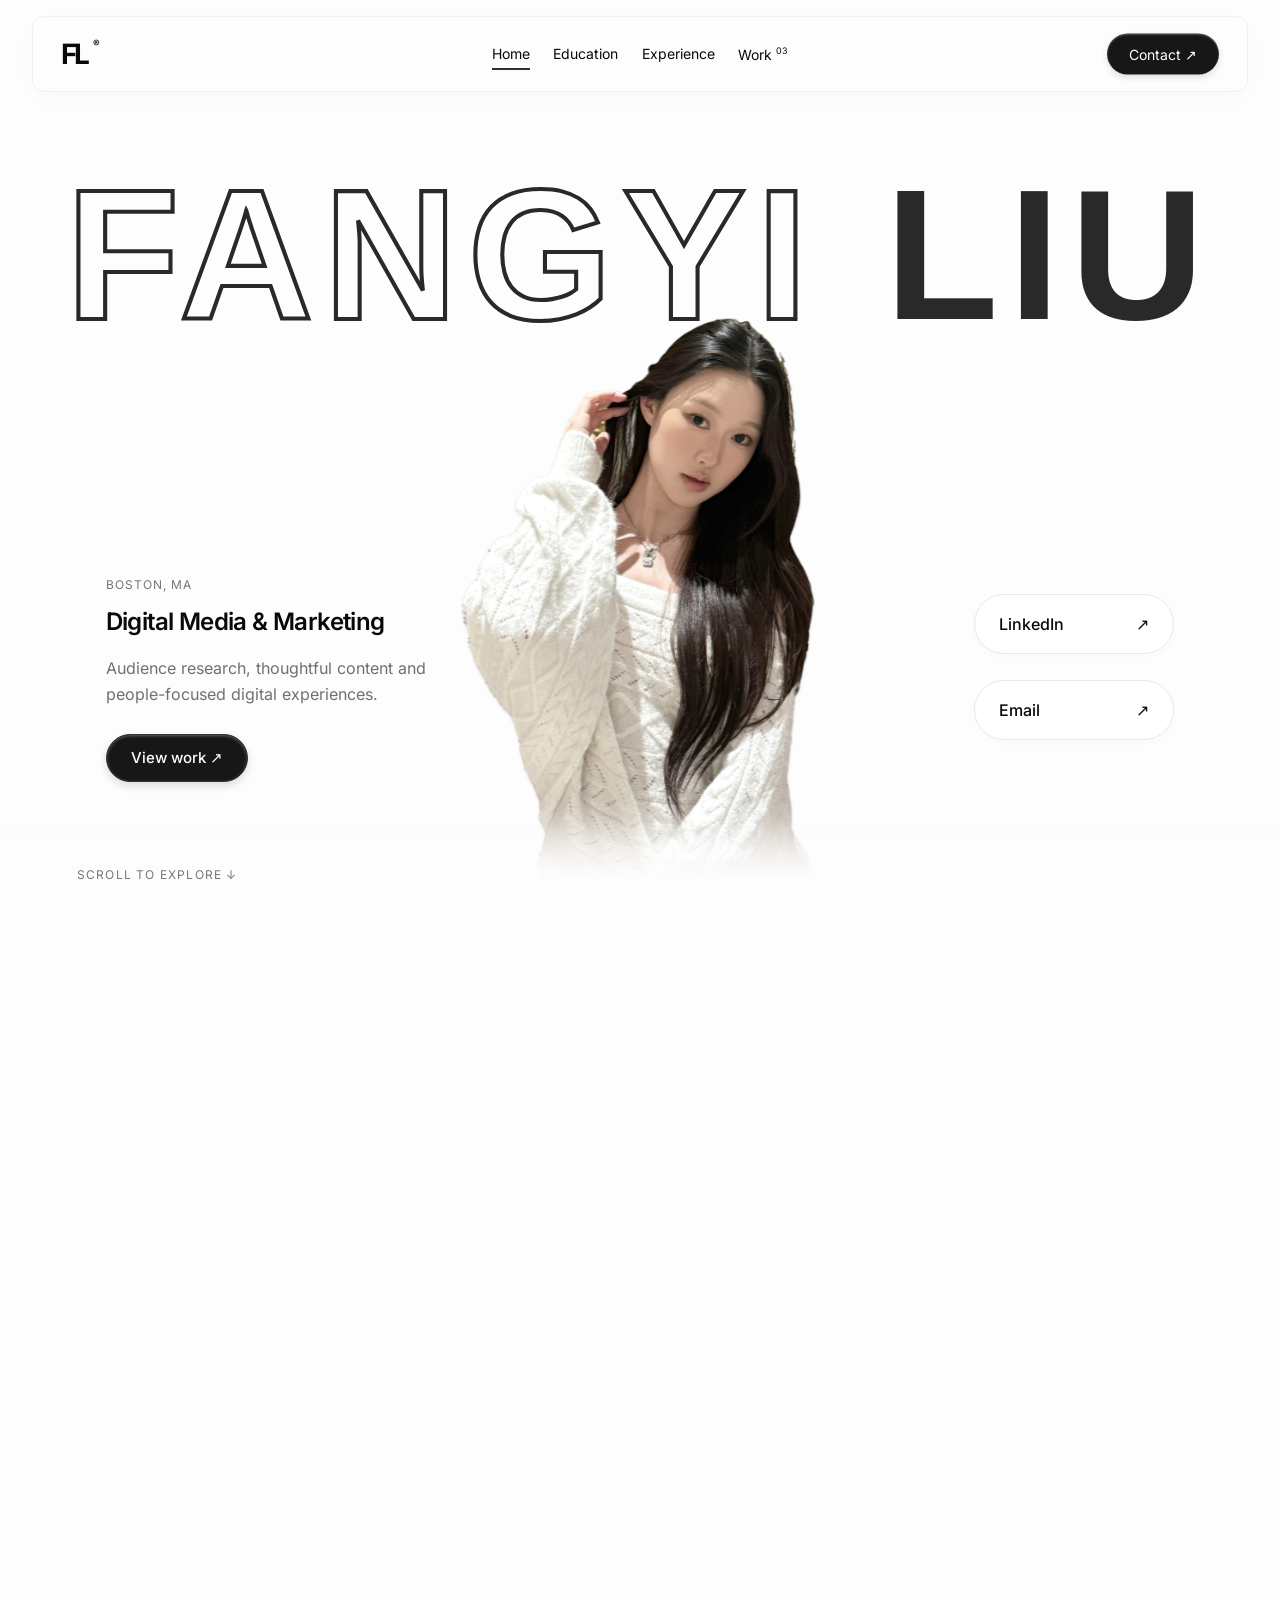
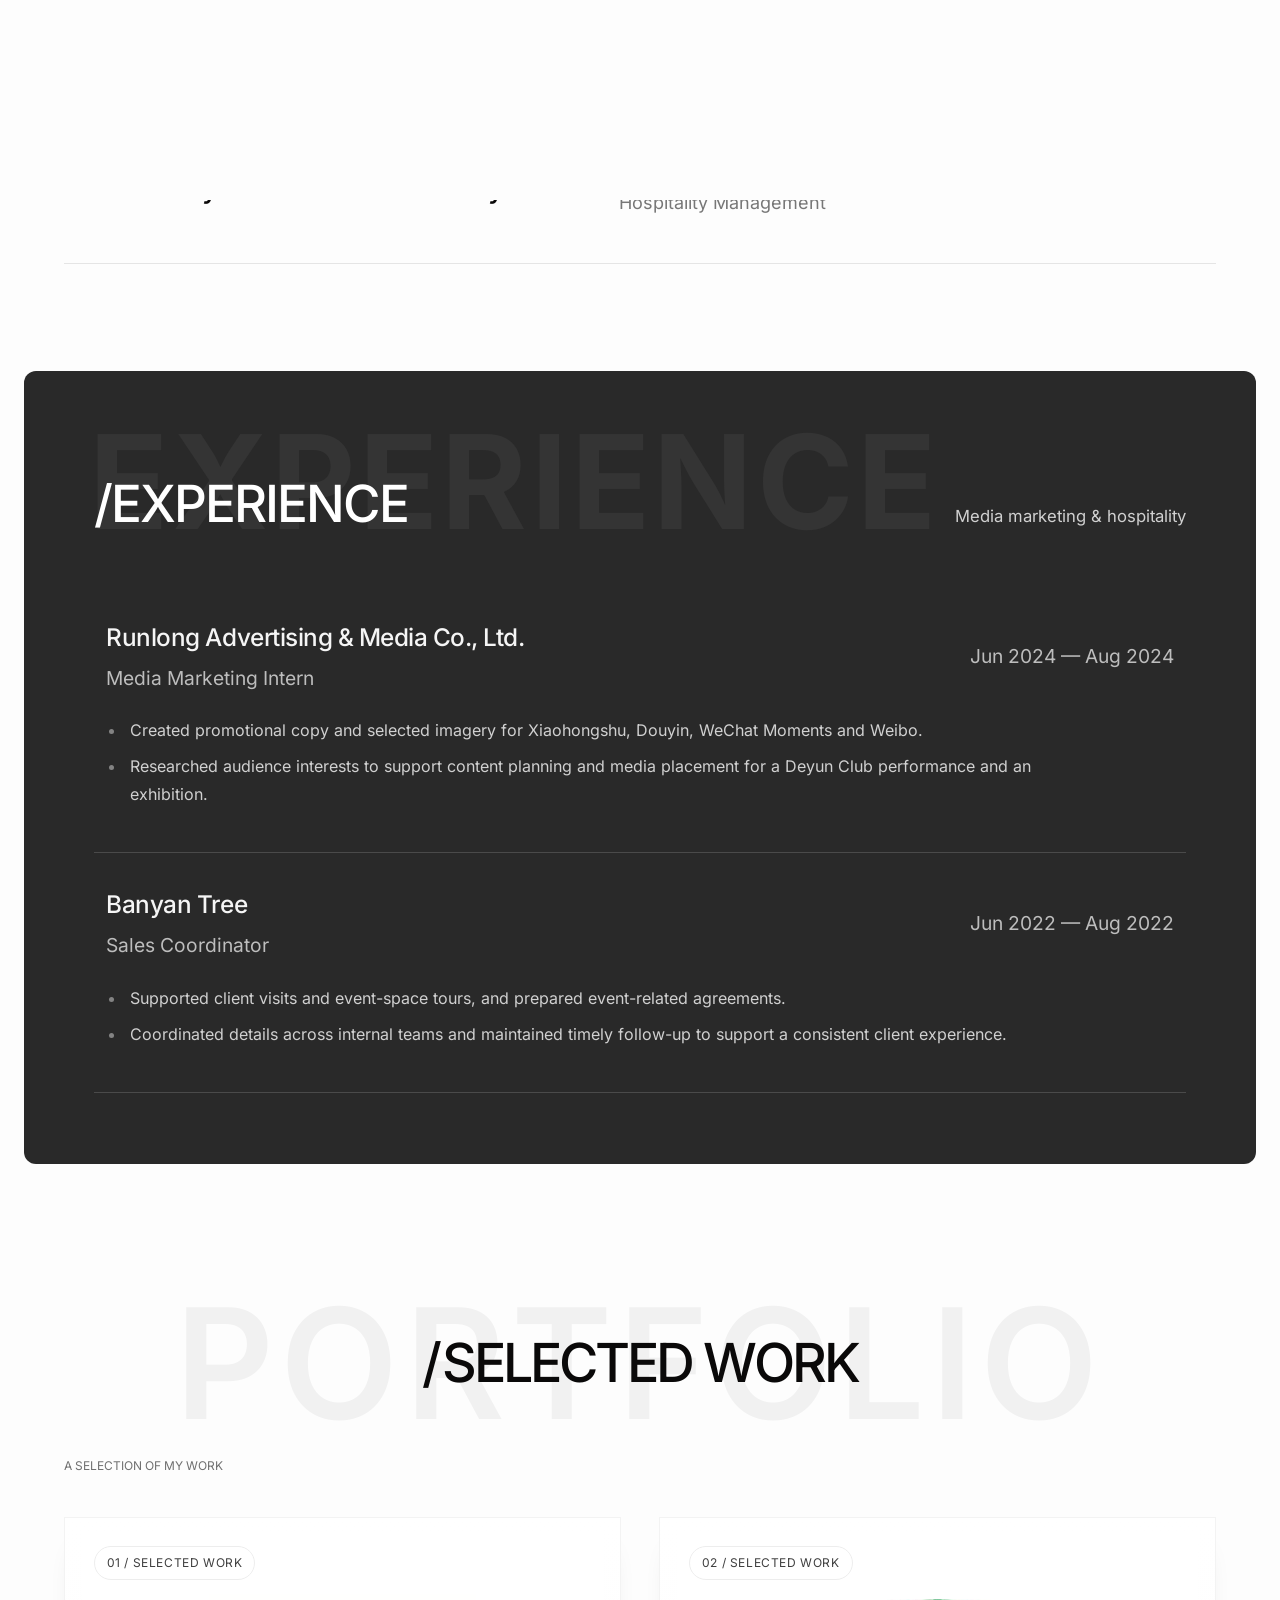
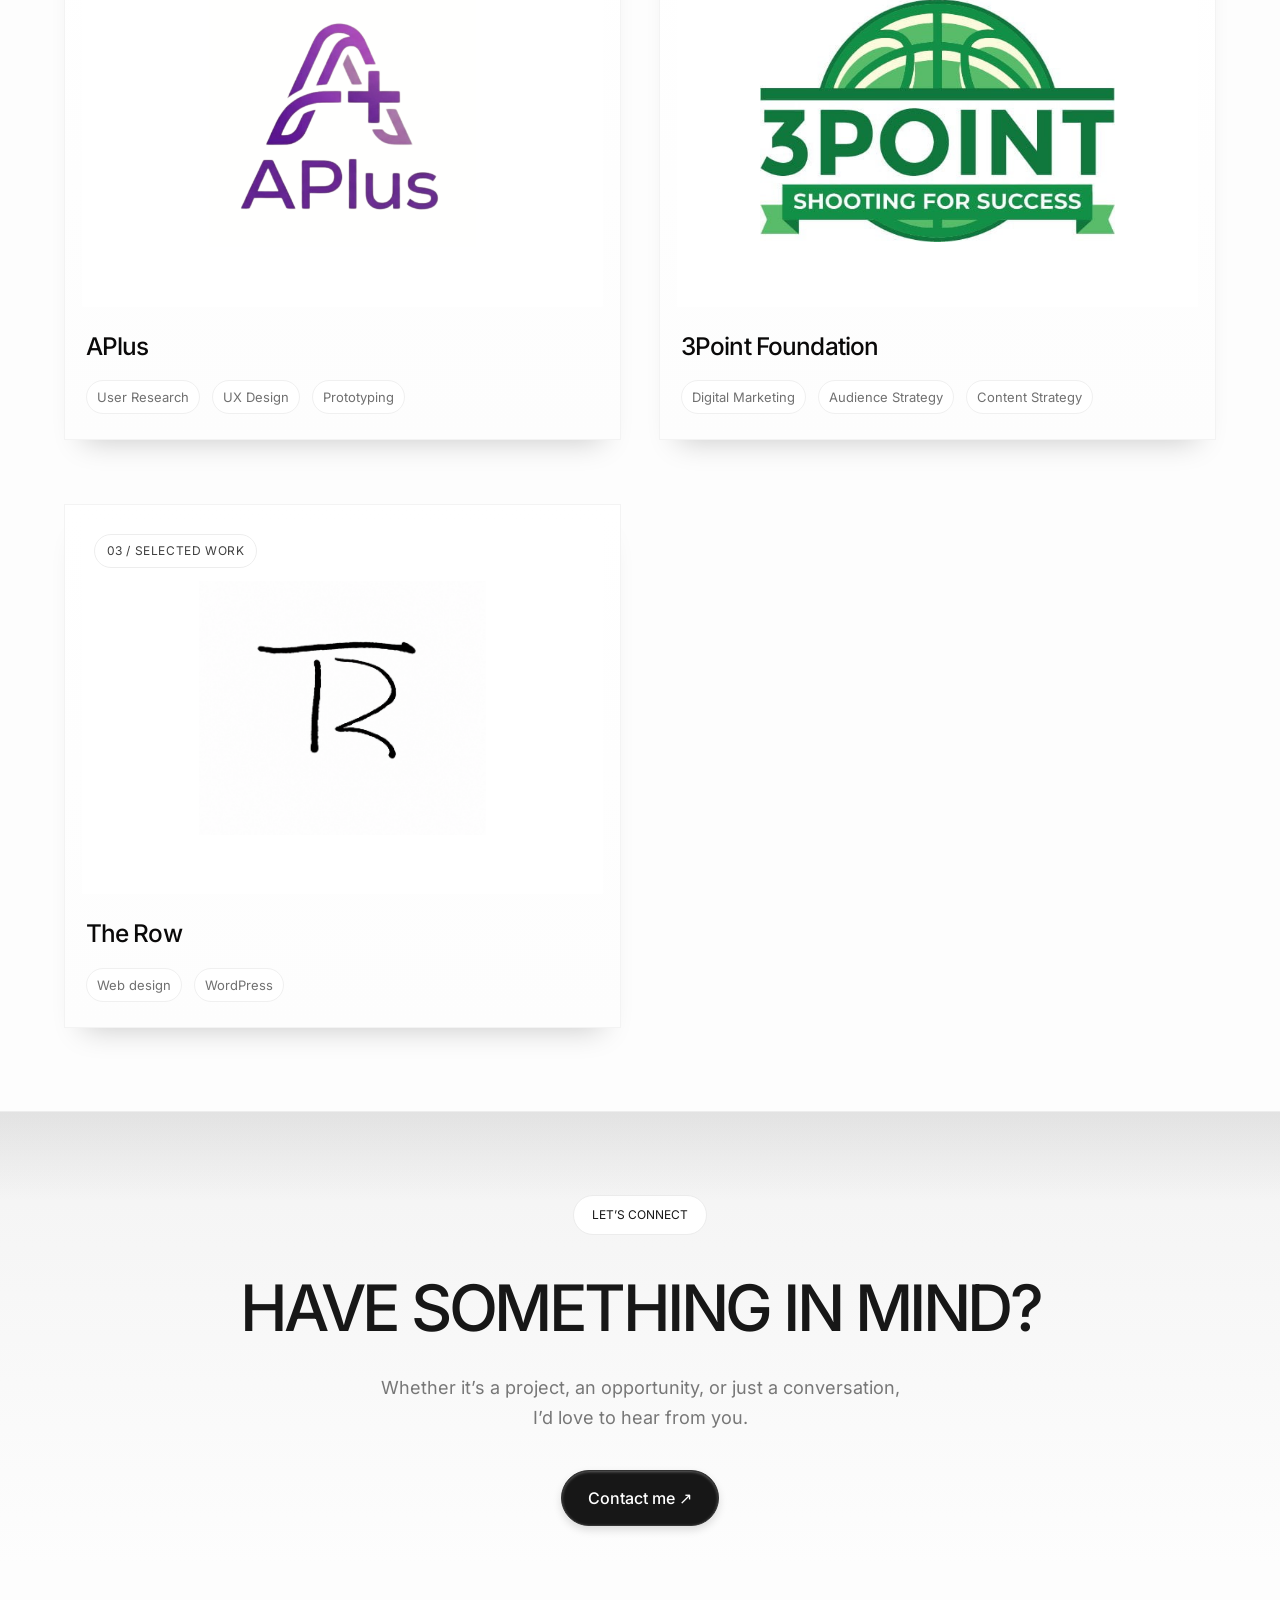
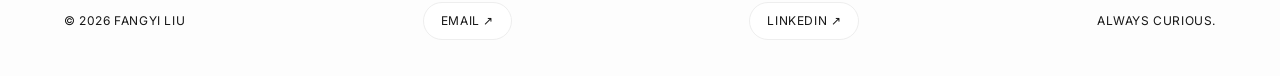
<file: index.html>
<!doctype html><html lang="en"><head><meta charset="UTF-8"><meta name="viewport" content="width=device-width,initial-scale=1"><meta name="description" content="Fangyi Liu — a portfolio of marketing, audience research and digital experiences."><title>Selected Perspectives — Fangyi Liu</title><link rel="stylesheet" href="style.css"><link rel="stylesheet" href="glass.css"><link rel="stylesheet" href="editorial.css"><link rel="stylesheet" href="personal.css"><link rel="stylesheet" href="recording.css"><script src="app.js" defer></script><script src="editorial.js" defer></script><script src="recording.js" defer></script><link rel="stylesheet" href="typography.css"><link rel="stylesheet" href="layout.css"><link rel="stylesheet" href="home-name.css"><script src="home-entrance.js" defer></script><link rel="stylesheet" href="experience-panel.css"><link rel="stylesheet" href="home-sections.css"></head><body class="film-layout"><div class="ambient-glass" aria-hidden="true"></div><div class="scroll-veil" aria-hidden="true"></div><div class="scroll-progress" aria-hidden="true"></div><a class="skip" href="#main">Skip to content</a><header><a class="logo" href="index.html" aria-label="Fangyi Liu home">FL<span>®</span></a><span class="header-note">FANGYI LIU<br>SELECTED PERSPECTIVES</span><button class="menu-toggle" aria-expanded="false" aria-controls="navigation">Menu +</button><nav id="navigation" aria-label="Main navigation"><a href="index.html">Home</a><a href="#education">Education</a><a href="#experience">Experience</a><a href="#selected-work">Work <sup>03</sup></a><a href="contact.html">Contact ↗</a></nav></header><main id="main"><section class="portrait-scene"><div class="portrait-stage"><h1 class="portrait-name"><span class="outline-name">FANGYI</span><span class="solid-name">LIU</span></h1><div class="hero-person home-cutout-photo"><img src="assets/fangyi-home-seamless.png" alt="Fangyi Liu in a white sweater" width="1745" height="2676"></div><div class="hero-bio"><p class="eyebrow">BOSTON, MA</p><h2>Digital Media &amp; Marketing</h2><p>Audience research, thoughtful content and people-focused digital experiences.</p><a class="dark-pill" href="#selected-work">View work ↗</a></div><div class="hero-social"><a href="https://www.linkedin.com/in/fangyiliu1218/" target="_blank" rel="noopener"><span>LinkedIn</span><span aria-hidden="true">↗</span></a><a href="contact.html"><span>Email</span><span aria-hidden="true">↗</span></a></div><a class="scene-scroll" href="#education">SCROLL TO EXPLORE ↓</a></div></section><section id="education" class="film-section"><div class="film-heading"><span class="ghost" aria-hidden="true">EDUCATION</span><h2>/EDUCATION</h2></div><div class="film-row"><h3>Northeastern University</h3><p>MS in Digital Media<br>Social Media Concentration<br><span class="education-gpa">GPA 3.905</span></p><time datetime="2027-09">Expected Sep 2027</time></div><div class="film-row"><h3>The Pennsylvania State University</h3><p>Bachelor of Management<br>Hospitality Management</p><time>Aug 2021 — Aug 2025</time></div></section><section id="experience" class="experience-panel" aria-labelledby="experience-title"><div class="experience-panel__heading"><span class="experience-panel__ghost" aria-hidden="true">EXPERIENCE</span><h2 id="experience-title">/EXPERIENCE</h2><p>Media marketing &amp; hospitality</p></div><div class="experience-panel__list">
<article class="experience-entry"><div class="experience-entry__identity"><h3>Runlong Advertising &amp; Media Co., Ltd.</h3><p>Media Marketing Intern</p></div><p class="experience-entry__dates"><time datetime="2024-06">Jun 2024</time> — <time datetime="2024-08">Aug 2024</time></p><ul class="experience-entry__details"><li>Created promotional copy and selected imagery for Xiaohongshu, Douyin, WeChat Moments and Weibo.</li><li>Researched audience interests to support content planning and media placement for a Deyun Club performance and an exhibition.</li></ul></article>
<article class="experience-entry"><div class="experience-entry__identity"><h3>Banyan Tree</h3><p>Sales Coordinator</p></div><p class="experience-entry__dates"><time datetime="2022-06">Jun 2022</time> — <time datetime="2022-08">Aug 2022</time></p><ul class="experience-entry__details"><li>Supported client visits and event-space tours, and prepared event-related agreements.</li><li>Coordinated details across internal teams and maintained timely follow-up to support a consistent client experience.</li></ul></article>
</div></section><section class="section" id="selected-work"><div class="work-heading"><span class="ghost-title" aria-hidden="true">PORTFOLIO</span><h2>SELECTED WORK</h2><p>Research, strategy and digital experiences.<br>A selection of questions turned into thoughtful work.</p></div><div class="work-toolbar"><span class="work-count">A SELECTION OF MY WORK</span></div><div class="work-grid"><a class="work-card reveal" href="project-aplus.html" data-work-category="research" data-cursor><div class="work-image logo-image"><img src="assets/aplus-logo.jpg" alt="Logo for APlus" loading="lazy" width="1536" height="1024"><span class="tag">01 / SELECTED WORK</span></div><div class="work-caption"><div><h3>APlus</h3><p class="meta"><span>User Research</span><span>UX Design</span><span>Prototyping</span></p></div><span aria-hidden="true">↗</span></div></a><a class="work-card reveal" href="project-3point.html" data-work-category="research" data-cursor><div class="work-image logo-image"><img src="assets/3point-logo.jpg" alt="Logo for 3Point Foundation" loading="lazy" width="1536" height="1024"><span class="tag">02 / SELECTED WORK</span></div><div class="work-caption"><div><h3>3Point Foundation</h3><p class="meta"><span>Digital Marketing</span><span>Audience Strategy</span><span>Content Strategy</span></p></div><span aria-hidden="true">↗</span></div></a><a class="work-card reveal" href="project-the-row.html" data-work-category="digital" data-cursor><div class="work-image logo-image"><img src="assets/the-row-logo-hd.png" alt="The Row hand-drawn monogram logo" loading="lazy" width="1334" height="1179"><span class="tag">03 / SELECTED WORK</span></div><div class="work-caption"><div><h3>The Row</h3><p class="meta"><span>Web design</span><span>WordPress</span></p></div><span aria-hidden="true">↗</span></div></a></div></section></main><footer id="contact"><div class="footer-top"><span>LET’S CONNECT</span><a href="contact.html">HAVE SOMETHING IN MIND?</a><p class="footer-description">Whether it’s a project, an opportunity, or just a conversation,<br>I’d love to hear from you.</p><a class="dark-pill footer-contact" href="contact.html">Contact me ↗</a></div><div class="footer-bottom"><span>© 2026 FANGYI LIU</span><a href="mailto:emilyyxin1234@gmail.com">EMAIL ↗</a><a href="https://www.linkedin.com/in/fangyiliu1218/" target="_blank" rel="noopener">LINKEDIN ↗</a><span>ALWAYS CURIOUS.</span></div></footer><div class="cursor" aria-hidden="true">VIEW ↗</div><div class="transition" aria-hidden="true"></div></body></html>
</file>
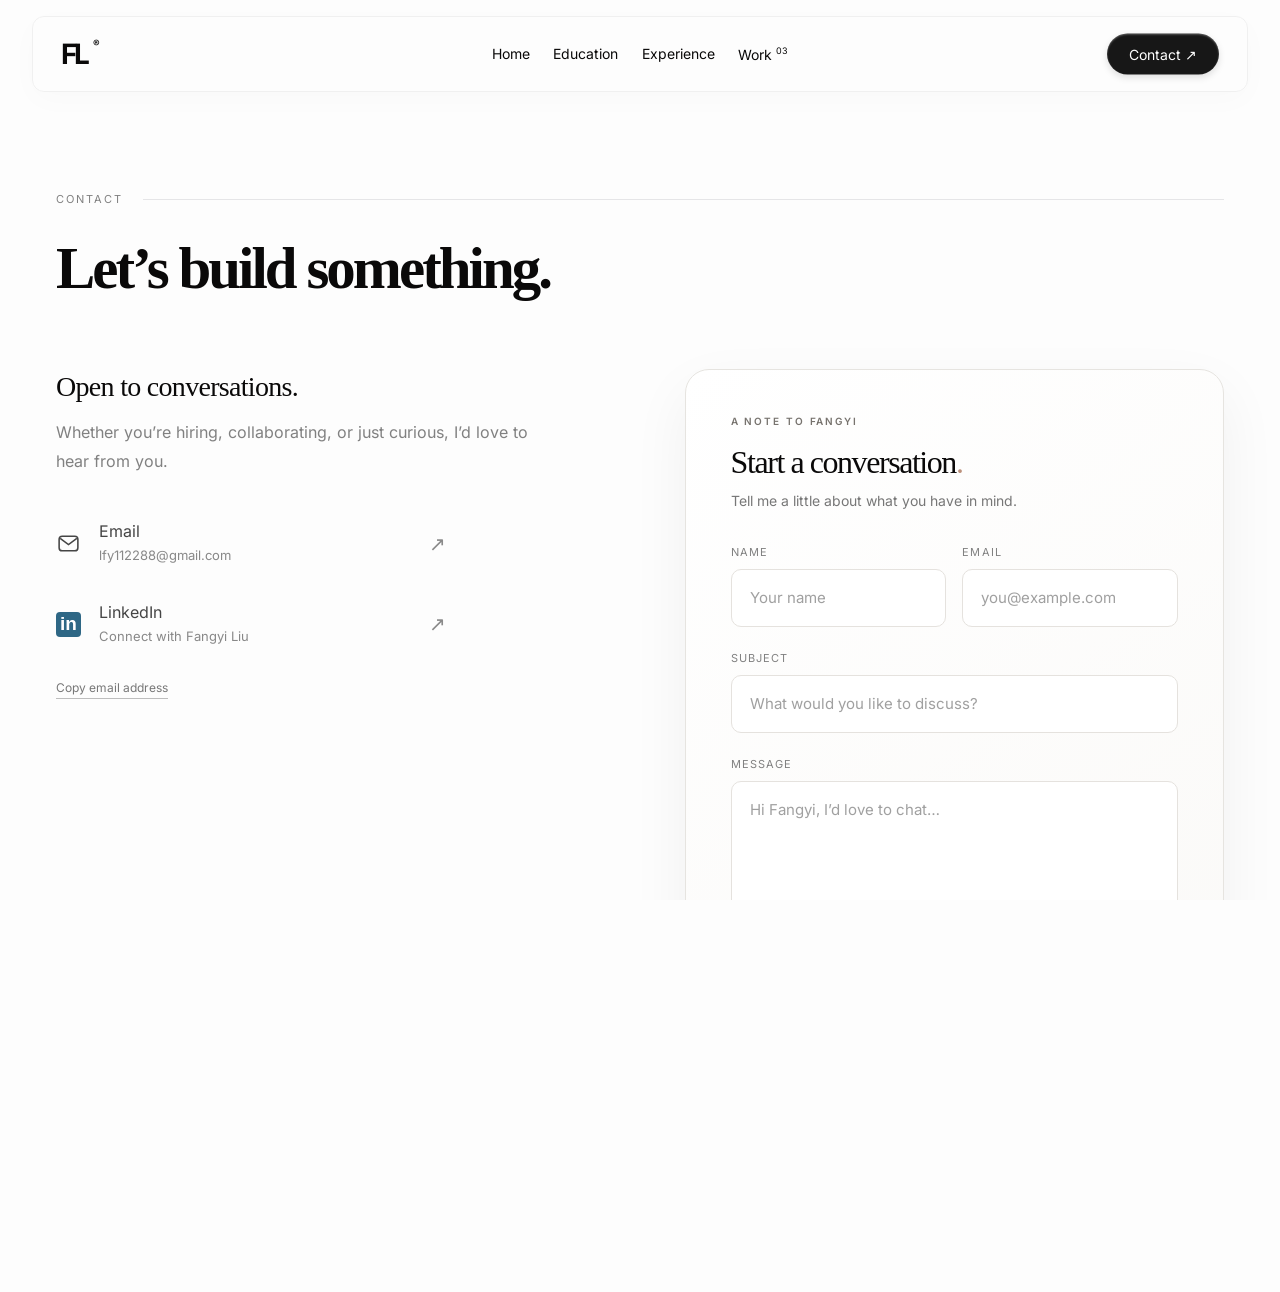
<file: contact.html>
<!doctype html>
<html lang="en">
<head>
  <meta charset="UTF-8">
  <meta name="viewport" content="width=device-width,initial-scale=1">
  <meta name="description" content="Fangyi Liu — a portfolio of marketing, audience research and digital experiences.">
  <title>Contact — Fangyi Liu</title>

  <link rel="stylesheet" href="style.css">
  <link rel="stylesheet" href="glass.css">
  <link rel="stylesheet" href="editorial.css">
  <link rel="stylesheet" href="personal.css">
  <link rel="stylesheet" href="recording.css">
  <link rel="stylesheet" href="typography.css">
  <link rel="stylesheet" href="layout.css">
  <link rel="stylesheet" href="contact-page.css">

  <script src="app.js" defer></script>
  <script src="editorial.js" defer></script>
  <script src="recording.js" defer></script>
  <script src="contact-page.js" defer></script>
</head>

<body class="film-layout contact-view">
  <div class="ambient-glass" aria-hidden="true"></div>
  <div class="scroll-veil" aria-hidden="true"></div>
  <div class="scroll-progress" aria-hidden="true"></div>

  <a class="skip" href="#main">Skip to content</a>

  <header>
    <a class="logo" href="index.html" aria-label="Fangyi Liu home">
      FL<span>®</span>
    </a>

    <span class="header-note">
      FANGYI LIU<br>
      SELECTED PERSPECTIVES
    </span>

    <button class="menu-toggle" aria-expanded="false" aria-controls="navigation">
      Menu +
    </button>

    <nav id="navigation" aria-label="Main navigation">
      <a href="index.html">Home</a>
      <a href="index.html#education">Education</a>
      <a href="index.html#experience">Experience</a>
      <a href="index.html#selected-work">Work <sup>03</sup></a>
      <a href="contact.html">Contact ↗</a>
    </nav>
  </header>

  <main id="main">
    <section class="contact-layout" aria-labelledby="contact-title">
      <div class="contact-heading">
        <p class="section-label"><span>CONTACT</span></p>
        <h1 id="contact-title">Let’s build something.</h1>
      </div>

      <div class="contact-intro">
        <h2>Open to conversations.</h2>
        <p class="contact-lead">
          Whether you’re hiring, collaborating, or just curious,
          I’d love to hear from you.
        </p>

        <div class="contact-link-list">
          <a class="contact-link" href="mailto:lfy112288@gmail.com">
            <svg
              viewBox="0 0 24 24"
              fill="none"
              stroke="currentColor"
              stroke-width="1.5"
              aria-hidden="true"
            >
              <rect x="3" y="5" width="18" height="14" rx="3"/>
              <path d="m4 7 8 6 8-6"/>
            </svg>
            <span>
              Email
              <small>lfy112288@gmail.com</small>
            </span>
            <span class="contact-arrow" aria-hidden="true">↗</span>
          </a>

          <a
            class="contact-link"
            href="https://www.linkedin.com/in/fangyiliu1218/"
            target="_blank"
            rel="noopener"
          >
            <span class="linkedin-icon" aria-hidden="true">in</span>
            <span>
              LinkedIn
              <small>Connect with Fangyi Liu</small>
            </span>
            <span class="contact-arrow" aria-hidden="true">↗</span>
          </a>
        </div>

        <button class="contact-copy" id="copy-email" type="button">
          Copy email address
        </button>
        <p class="copy-status" role="status" aria-live="polite"></p>
      </div>

      <div class="contact-compose">
        <div class="compose-heading">
          <span class="compose-kicker">A NOTE TO FANGYI</span>
          <h2>Start a conversation<span class="compose-dot">.</span></h2>
          <p>Tell me a little about what you have in mind.</p>
        </div>

        <form
          id="contact-form"
          action="https://formspree.io/f/xgavldya"
          method="POST"
        >
          <div class="contact-field-row">
            <div>
              <label for="contact-name">NAME</label>
              <input
                id="contact-name"
                name="name"
                autocomplete="name"
                placeholder="Your name"
                maxlength="100"
                required
              >
            </div>

            <div>
              <label for="contact-email">EMAIL</label>
              <input
                id="contact-email"
                name="email"
                type="email"
                autocomplete="email"
                placeholder="you@example.com"
                maxlength="254"
                required
              >
            </div>
          </div>

          <label for="contact-subject">SUBJECT</label>
          <input
            id="contact-subject"
            name="subject"
            placeholder="What would you like to discuss?"
            maxlength="120"
            required
          >

          <label for="contact-message">MESSAGE</label>
          <textarea
            id="contact-message"
            name="message"
            rows="5"
            placeholder="Hi Fangyi, I’d love to chat…"
            maxlength="4000"
            required
          ></textarea>

          <button class="dark-pill" type="submit">
            <span class="button-label">Send message</span>
            <span aria-hidden="true">↗</span>
          </button>

          <p class="contact-form-note">
            Your message will be sent directly to my inbox.
          </p>
          <p id="contact-status" role="status" aria-live="polite"></p>
        </form>
      </div>
    </section>
  </main>

  <footer>
    <div class="footer-bottom">
      <span>© 2026 FANGYI LIU</span>
      <a href="mailto:lfy112288@gmail.com">EMAIL ↗</a>
      <a
        href="https://www.linkedin.com/in/fangyiliu1218/"
        target="_blank"
        rel="noopener"
      >LINKEDIN ↗</a>
      <span>ALWAYS CURIOUS.</span>
    </div>
  </footer>

  <div class="cursor" aria-hidden="true">VIEW ↗</div>
  <div class="transition" aria-hidden="true"></div>
</body>
</html>
</file>
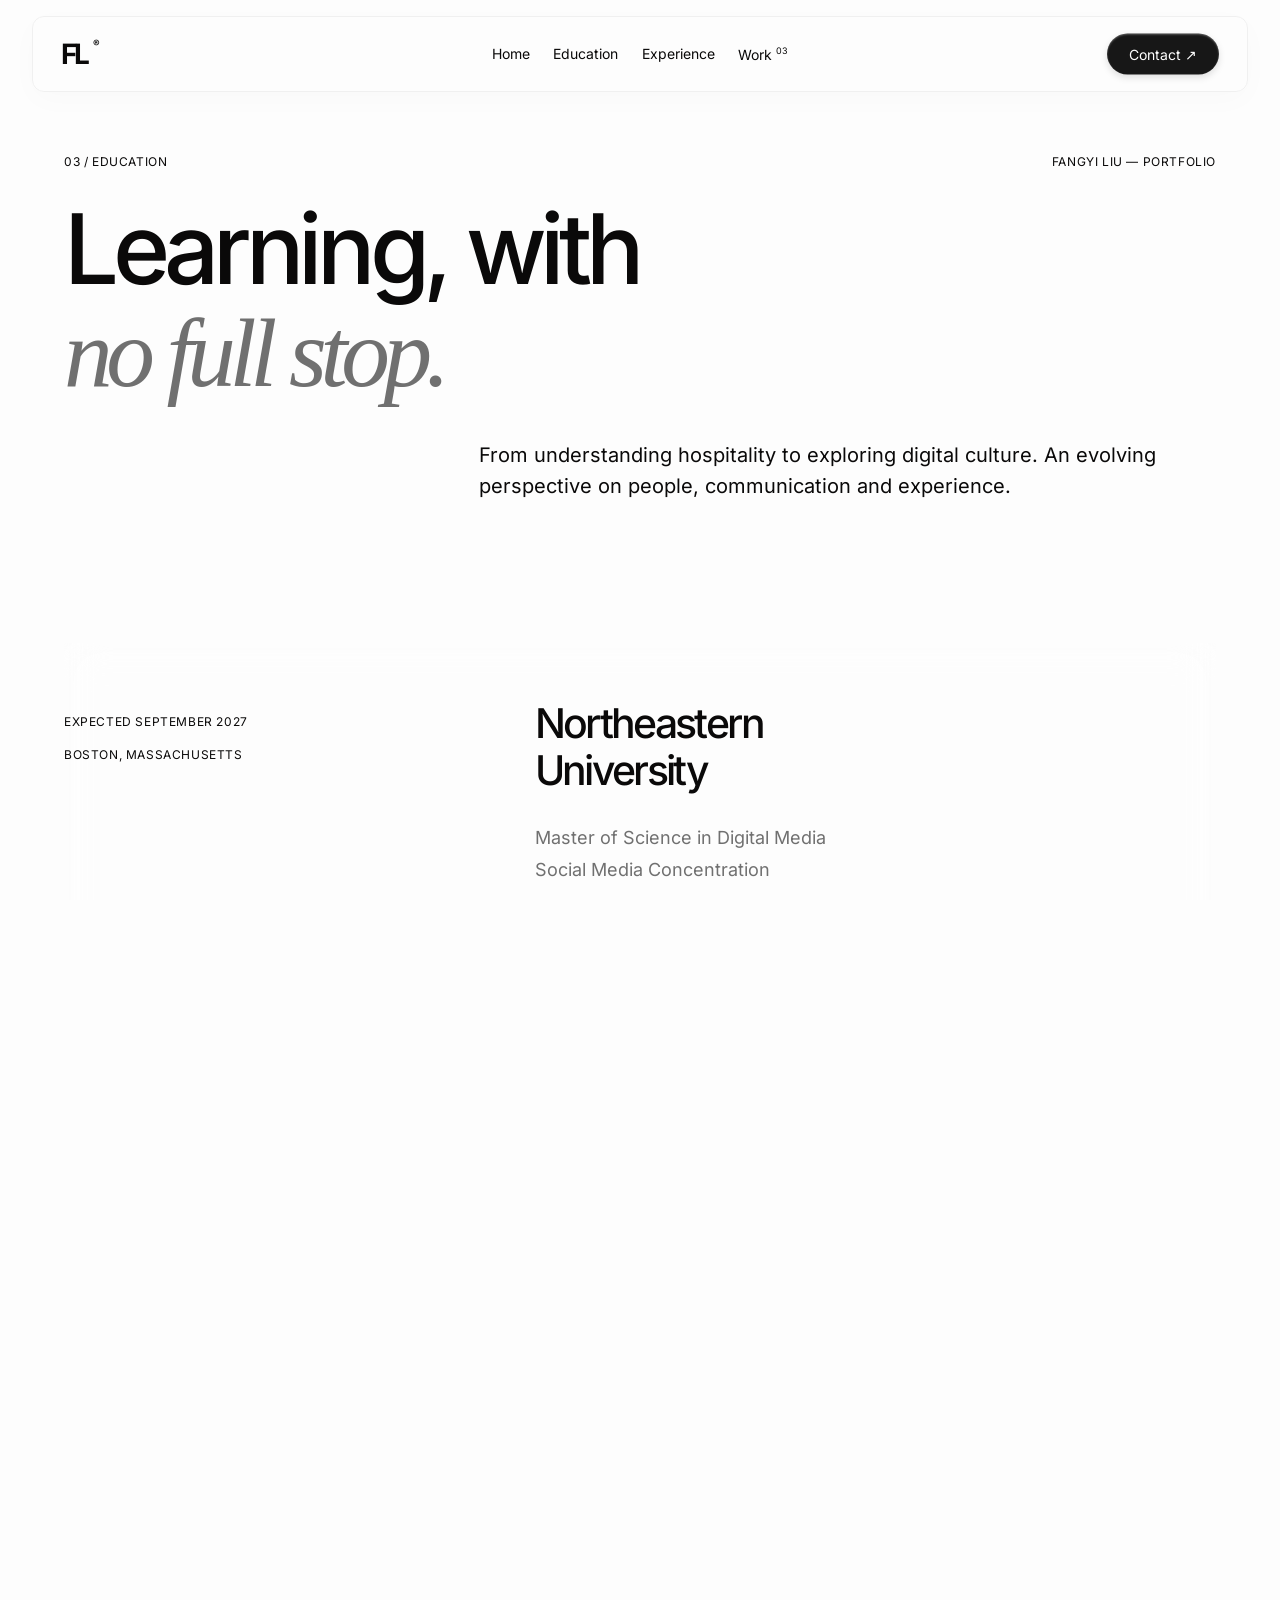
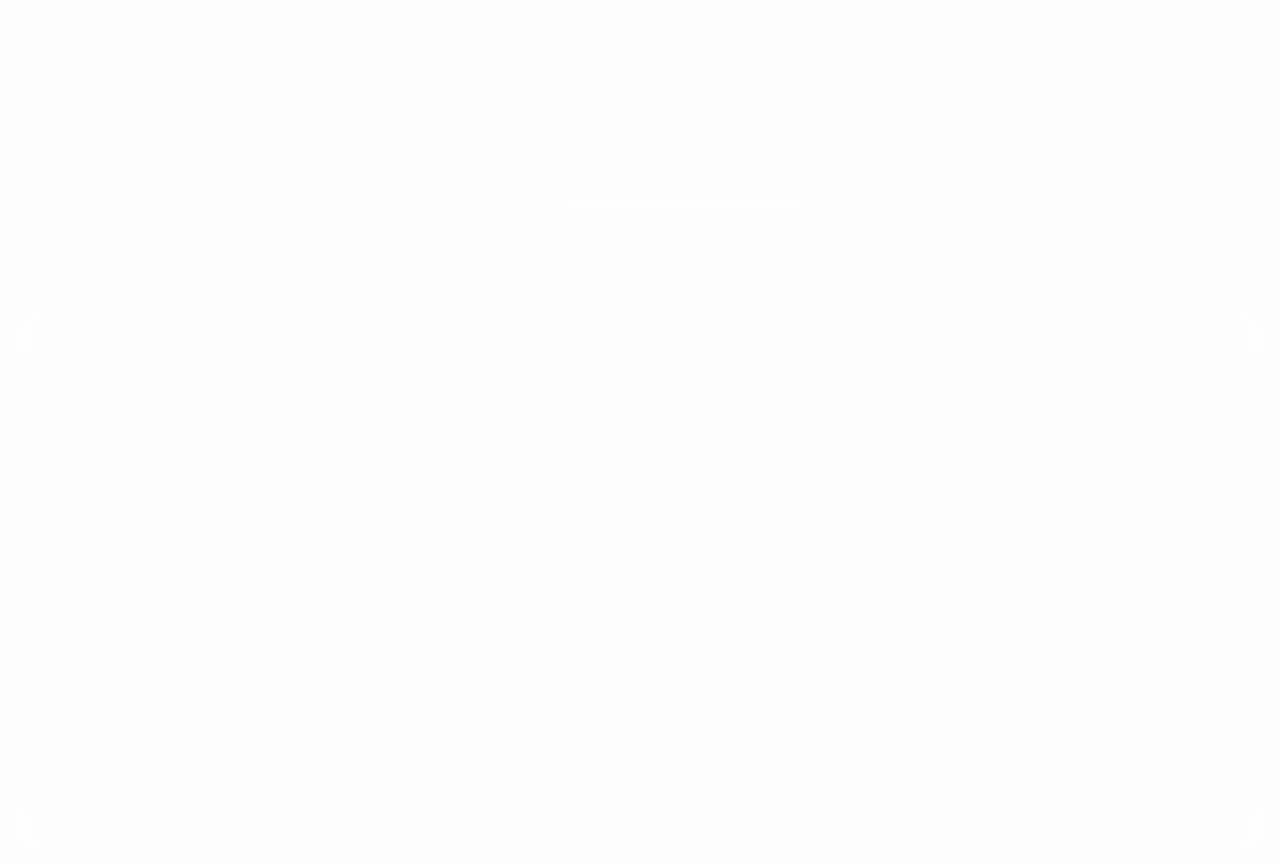
<file: education.html>
<!doctype html><html lang="en"><head><meta charset="UTF-8"><meta name="viewport" content="width=device-width,initial-scale=1"><meta name="description" content="Fangyi Liu — a portfolio of marketing, audience research and digital experiences."><title>Education — Fangyi Liu</title><link rel="stylesheet" href="style.css"><link rel="stylesheet" href="glass.css"><link rel="stylesheet" href="editorial.css"><link rel="stylesheet" href="personal.css"><link rel="stylesheet" href="recording.css"><script src="app.js" defer></script><script src="editorial.js" defer></script><script src="recording.js" defer></script><link rel="stylesheet" href="typography.css"><link rel="stylesheet" href="layout.css"></head><body class="film-layout"><div class="ambient-glass" aria-hidden="true"></div><div class="scroll-veil" aria-hidden="true"></div><div class="scroll-progress" aria-hidden="true"></div><a class="skip" href="#main">Skip to content</a><header><a class="logo" href="index.html" aria-label="Fangyi Liu home">FL<span>®</span></a><span class="header-note">FANGYI LIU<br>SELECTED PERSPECTIVES</span><button class="menu-toggle" aria-expanded="false" aria-controls="navigation">Menu +</button><nav id="navigation" aria-label="Main navigation"><a href="index.html">Home</a><a href="index.html#education">Education</a><a href="index.html#experience">Experience</a><a href="index.html#selected-work">Work <sup>03</sup></a><a href="contact.html">Contact ↗</a></nav></header><main id="main"><section class="page-head"><div class="eyebrow"><span>03 / EDUCATION</span><span>FANGYI LIU — PORTFOLIO</span></div><h1>Learning, with<br><i>no full stop.</i></h1><p class="lead">From understanding hospitality to exploring digital culture. An evolving perspective on people, communication and experience.</p></section><section class="section"><div class="timeline"><article class="timeline-row reveal"><div><p class="meta">EXPECTED SEPTEMBER 2027</p><p class="meta">BOSTON, MASSACHUSETTS</p></div><div><h2>Northeastern<br>University</h2><p class="body-copy">Master of Science in Digital Media<br>Social Media Concentration</p><div class="skill-list"><span>GPA 3.905</span><span>Digital media</span><span>Social strategy</span></div></div></article><article class="timeline-row reveal"><div><p class="meta">AUGUST 2021 — AUGUST 2025</p><p class="meta">STATE COLLEGE, PENNSYLVANIA</p></div><div><h2>The Pennsylvania<br>State University</h2><p class="body-copy">Bachelor of Management<br>Hospitality Management</p><div class="skill-list"><span>Hospitality</span><span>Human experience</span><span>Communication</span></div></div></article></div></section><section class="section intro reveal"><p class="section-label">IN PRACTICE</p><div><p>The best part of learning?<br><i>Putting it to work.</i></p><a class="pill" href="work.html">Explore coursework & projects ↗</a></div></section></main><footer><div class="footer-top"><span>LET’S CONNECT</span><a href="contact.html">HAVE SOMETHING IN MIND?</a><p class="footer-description">Whether it’s a project, an opportunity, or just a conversation,<br>I’d love to hear from you.</p><a class="dark-pill footer-contact" href="contact.html">Contact me ↗</a></div><div class="footer-bottom"><span>© 2026 FANGYI LIU</span><a href="mailto:emilyyxin1234@gmail.com">EMAIL ↗</a><a href="https://www.linkedin.com/in/fangyiliu1218/" target="_blank" rel="noopener">LINKEDIN ↗</a><span>ALWAYS CURIOUS.</span></div></footer><div class="cursor" aria-hidden="true">VIEW ↗</div><div class="transition" aria-hidden="true"></div></body></html>
</file>
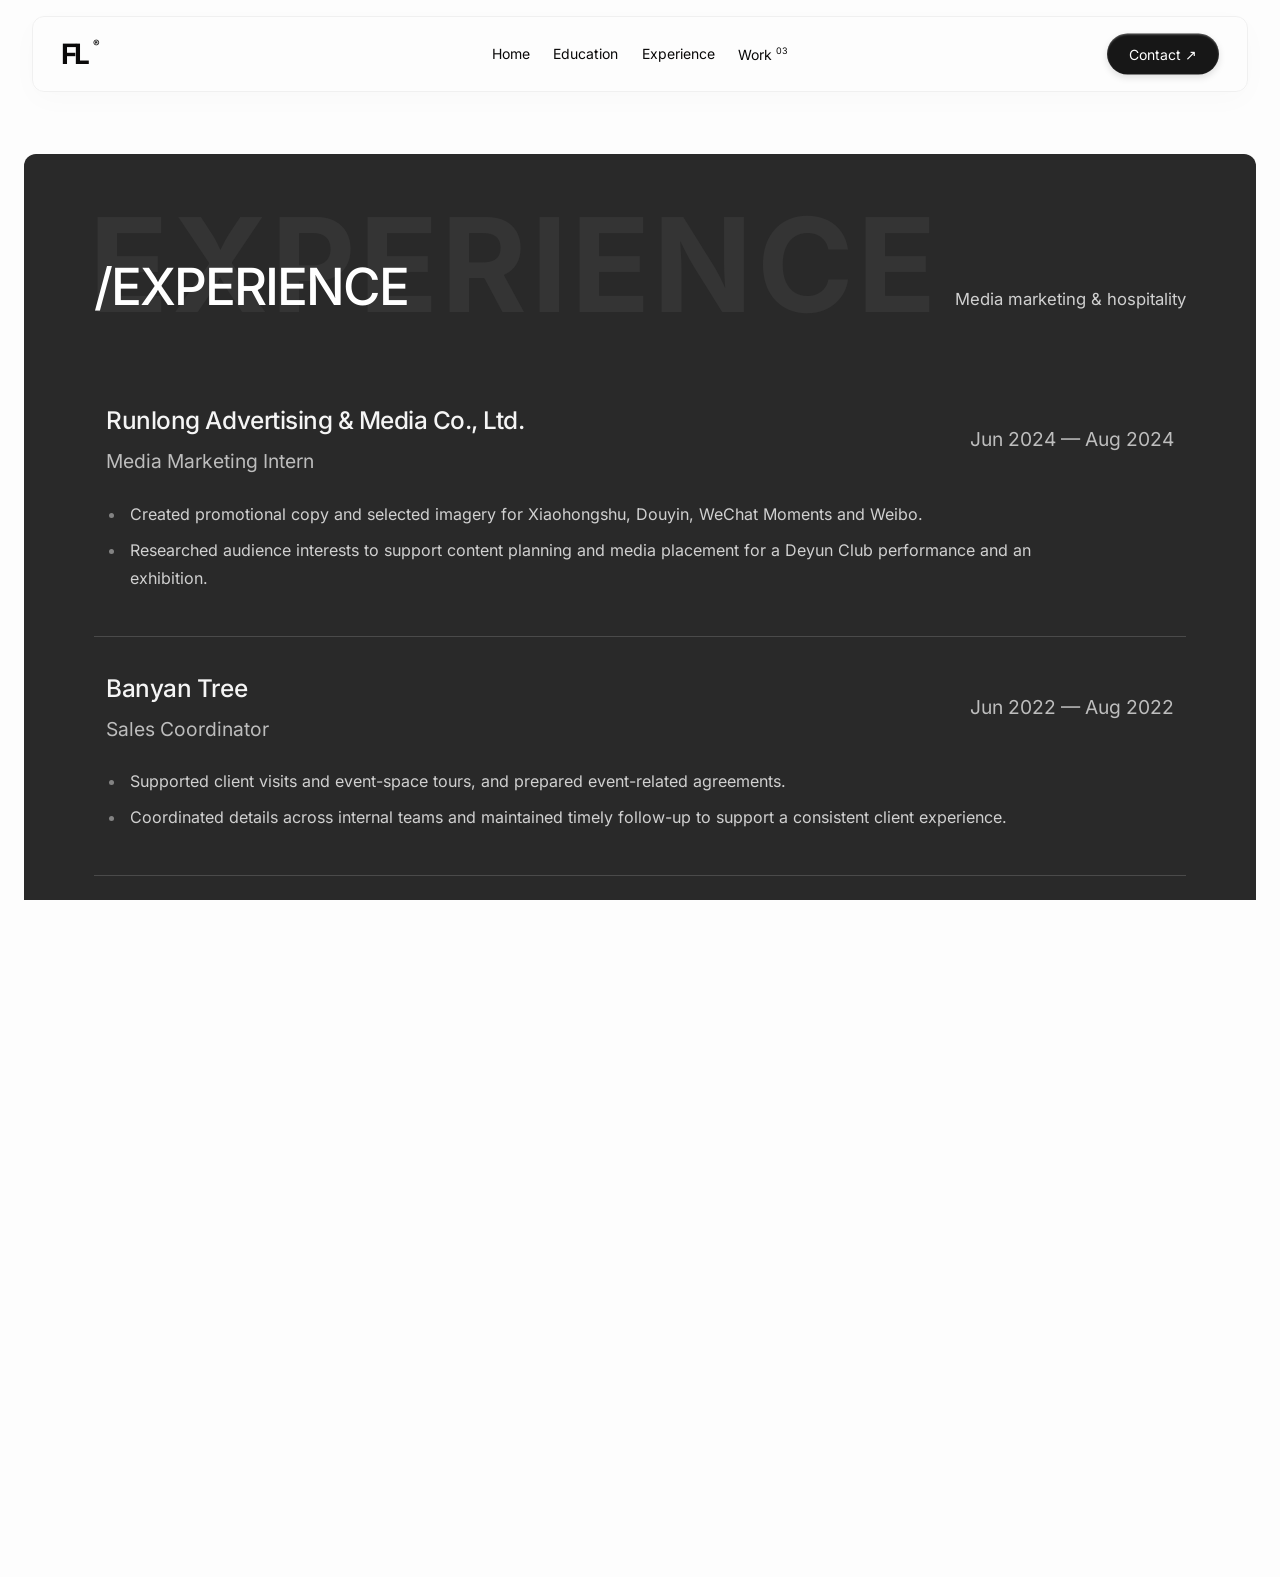
<file: experience.html>
<!doctype html><html lang="en"><head><meta charset="UTF-8"><meta name="viewport" content="width=device-width,initial-scale=1"><meta name="description" content="Fangyi Liu — a portfolio of marketing, audience research and digital experiences."><title>Experience — Fangyi Liu</title><link rel="stylesheet" href="style.css"><link rel="stylesheet" href="glass.css"><link rel="stylesheet" href="editorial.css"><link rel="stylesheet" href="personal.css"><link rel="stylesheet" href="recording.css"><script src="app.js" defer></script><script src="editorial.js" defer></script><script src="recording.js" defer></script><link rel="stylesheet" href="typography.css"><link rel="stylesheet" href="layout.css"><link rel="stylesheet" href="experience-panel.css"></head><body class="film-layout"><div class="ambient-glass" aria-hidden="true"></div><div class="scroll-veil" aria-hidden="true"></div><div class="scroll-progress" aria-hidden="true"></div><a class="skip" href="#main">Skip to content</a><header><a class="logo" href="index.html" aria-label="Fangyi Liu home">FL<span>®</span></a><span class="header-note">FANGYI LIU<br>SELECTED PERSPECTIVES</span><button class="menu-toggle" aria-expanded="false" aria-controls="navigation">Menu +</button><nav id="navigation" aria-label="Main navigation"><a href="index.html">Home</a><a href="index.html#education">Education</a><a href="index.html#experience">Experience</a><a href="index.html#selected-work">Work <sup>03</sup></a><a href="contact.html">Contact ↗</a></nav></header><main id="main" class="experience-page"><section class="experience-panel" aria-labelledby="experience-title"><div class="experience-panel__heading"><span class="experience-panel__ghost" aria-hidden="true">EXPERIENCE</span><h1 id="experience-title">/EXPERIENCE</h1><p>Media marketing &amp; hospitality</p></div><div class="experience-panel__list">
<article class="experience-entry"><div class="experience-entry__identity"><h2>Runlong Advertising &amp; Media Co., Ltd.</h2><p>Media Marketing Intern</p></div><p class="experience-entry__dates"><time datetime="2024-06">Jun 2024</time> — <time datetime="2024-08">Aug 2024</time></p><ul class="experience-entry__details"><li>Created promotional copy and selected imagery for Xiaohongshu, Douyin, WeChat Moments and Weibo.</li><li>Researched audience interests to support content planning and media placement for a Deyun Club performance and an exhibition.</li></ul></article>
<article class="experience-entry"><div class="experience-entry__identity"><h2>Banyan Tree</h2><p>Sales Coordinator</p></div><p class="experience-entry__dates"><time datetime="2022-06">Jun 2022</time> — <time datetime="2022-08">Aug 2022</time></p><ul class="experience-entry__details"><li>Supported client visits and event-space tours, and prepared event-related agreements.</li><li>Coordinated details across internal teams and maintained timely follow-up to support a consistent client experience.</li></ul></article>
</div></section></main><footer><div class="footer-top"><span>LET’S CONNECT</span><a href="contact.html">HAVE SOMETHING IN MIND?</a><p class="footer-description">Whether it’s a project, an opportunity, or just a conversation,<br>I’d love to hear from you.</p><a class="dark-pill footer-contact" href="contact.html">Contact me ↗</a></div><div class="footer-bottom"><span>© 2026 FANGYI LIU</span><a href="mailto:emilyyxin1234@gmail.com">EMAIL ↗</a><a href="https://www.linkedin.com/in/fangyiliu1218/" target="_blank" rel="noopener">LINKEDIN ↗</a><span>ALWAYS CURIOUS.</span></div></footer><div class="cursor" aria-hidden="true">VIEW ↗</div><div class="transition" aria-hidden="true"></div></body></html>
</file>
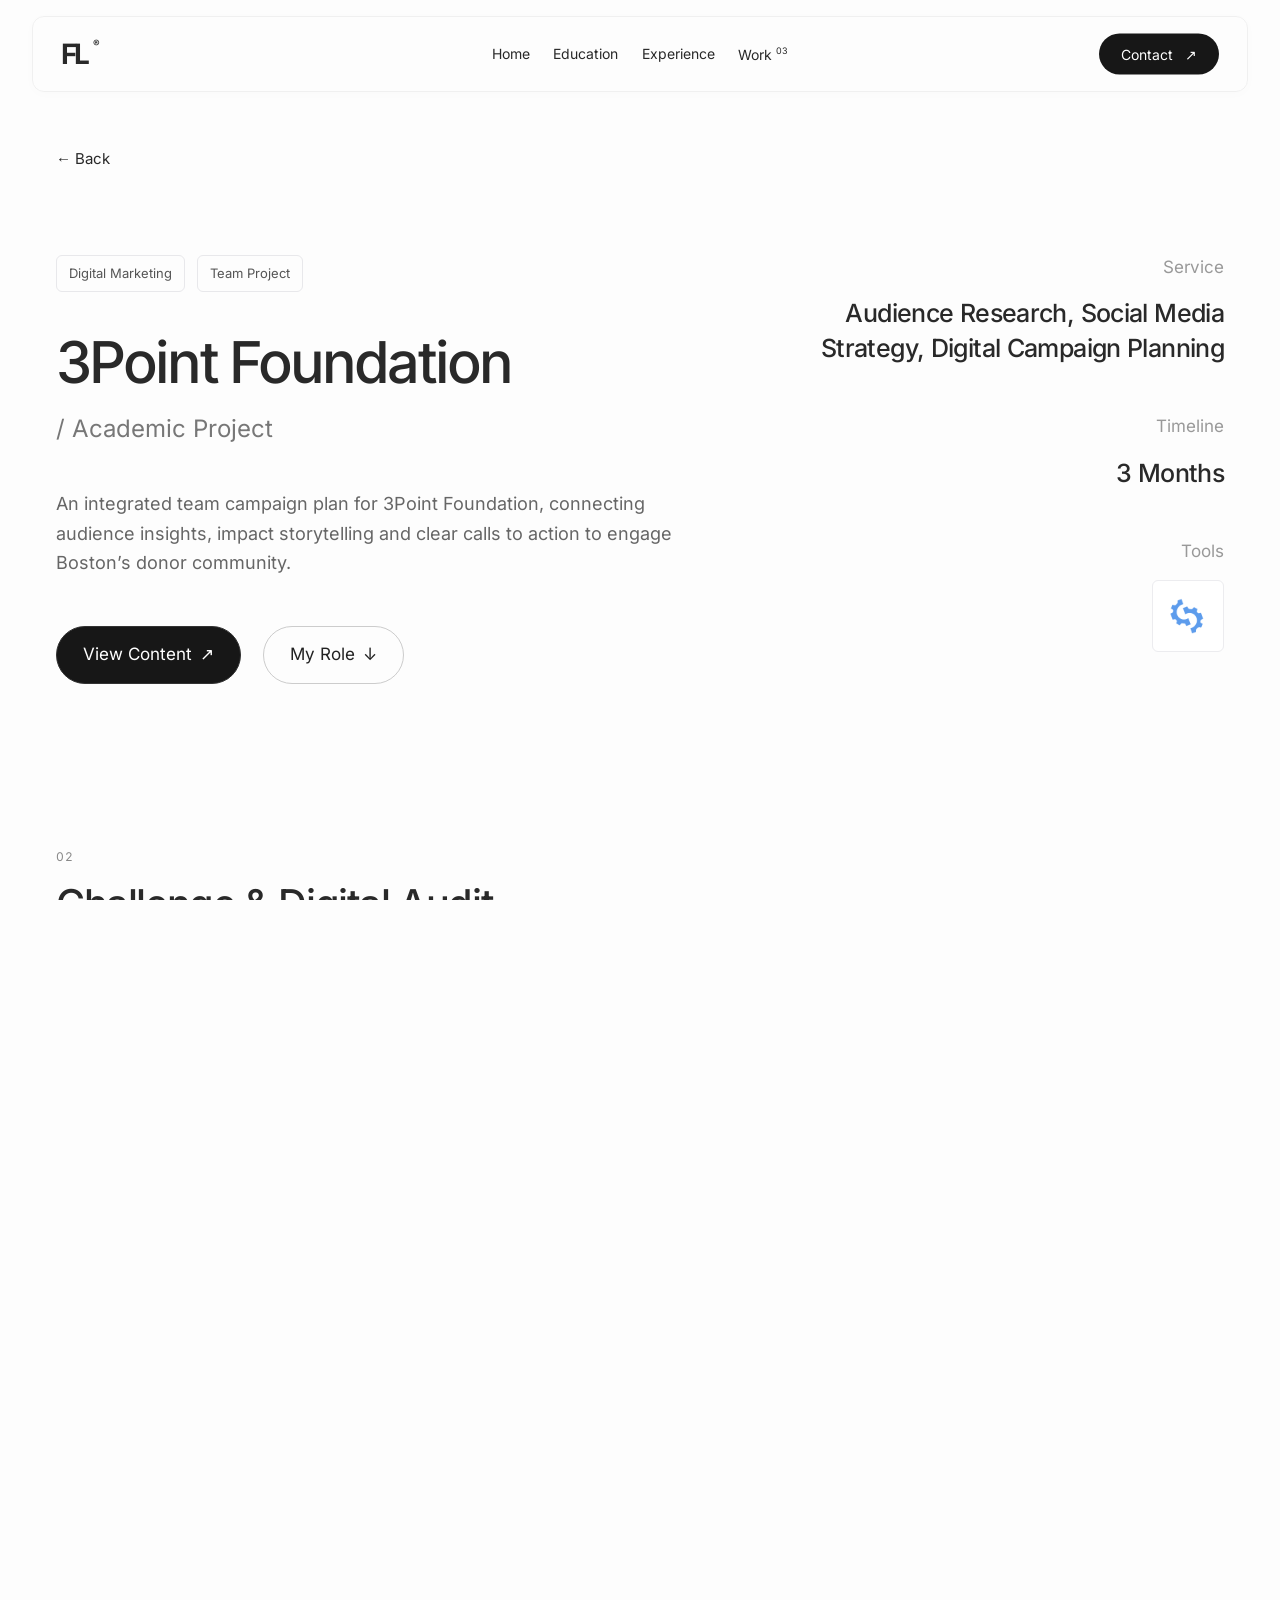
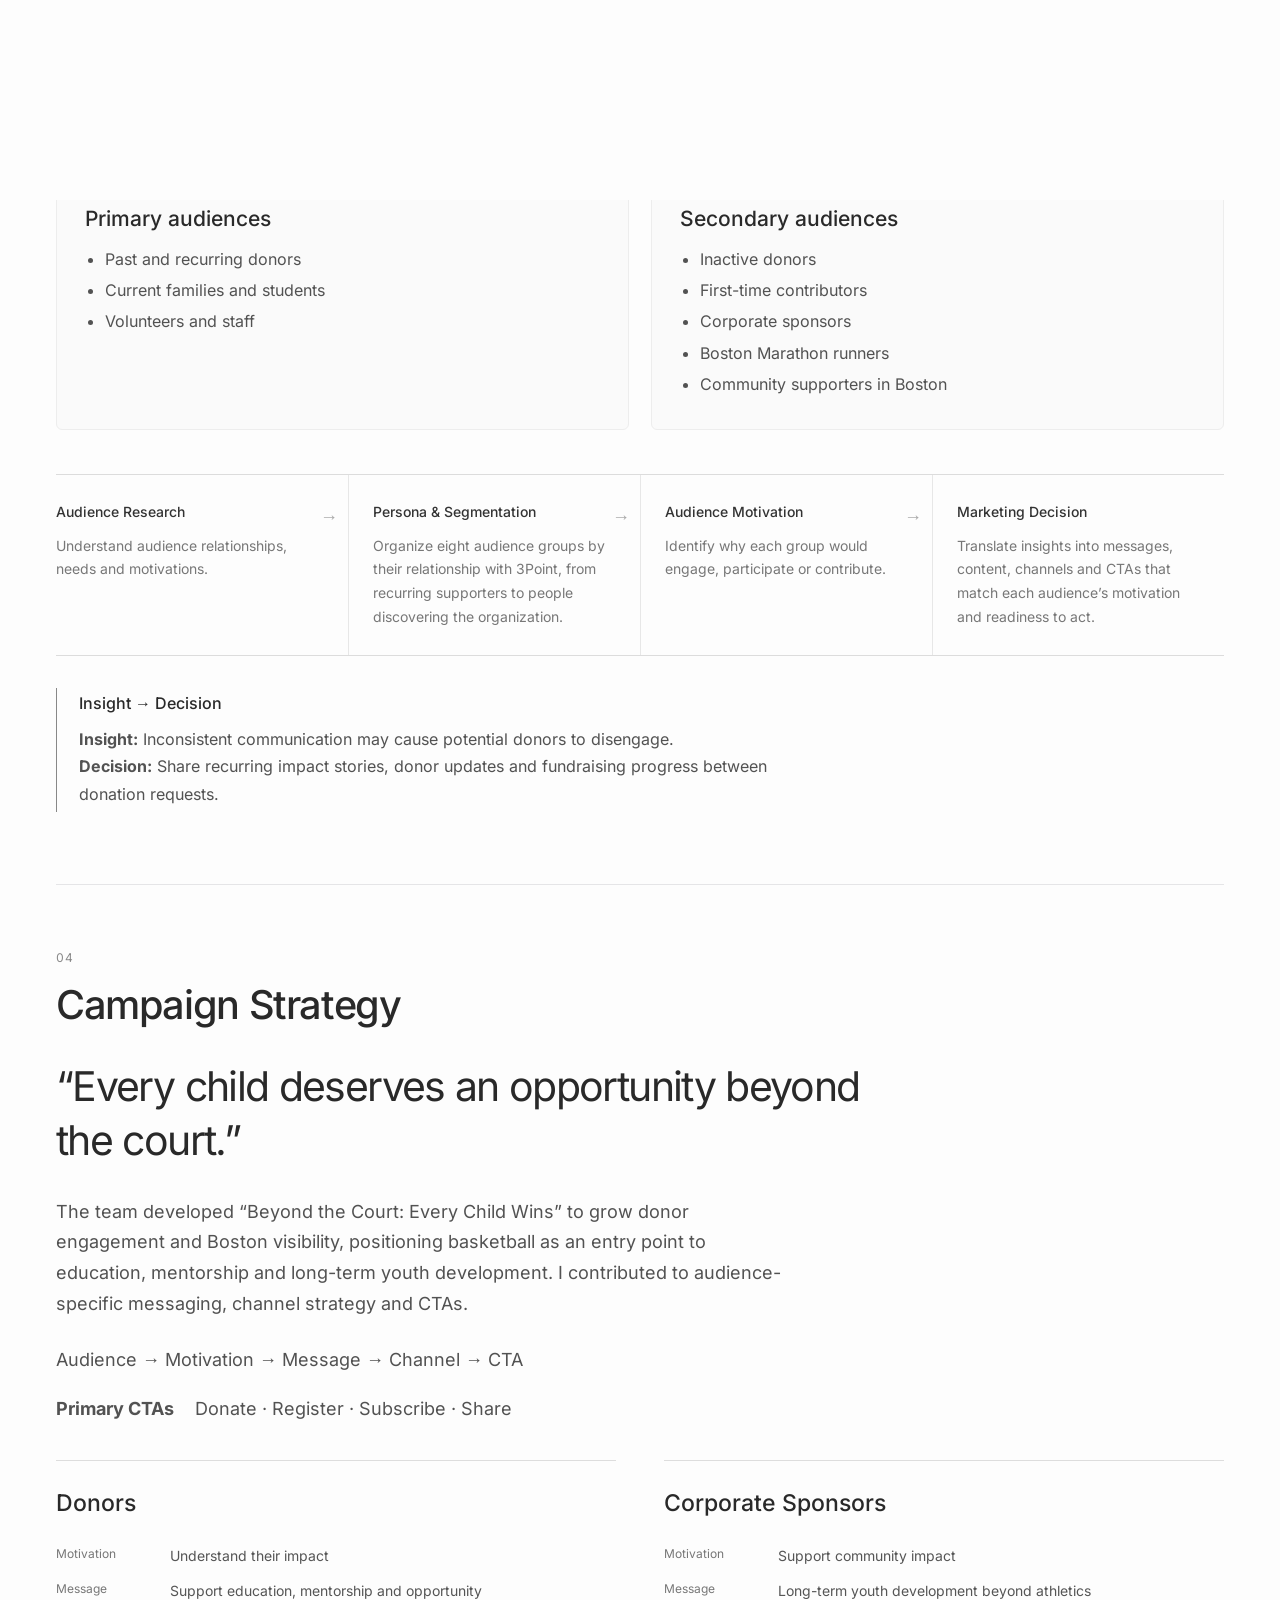
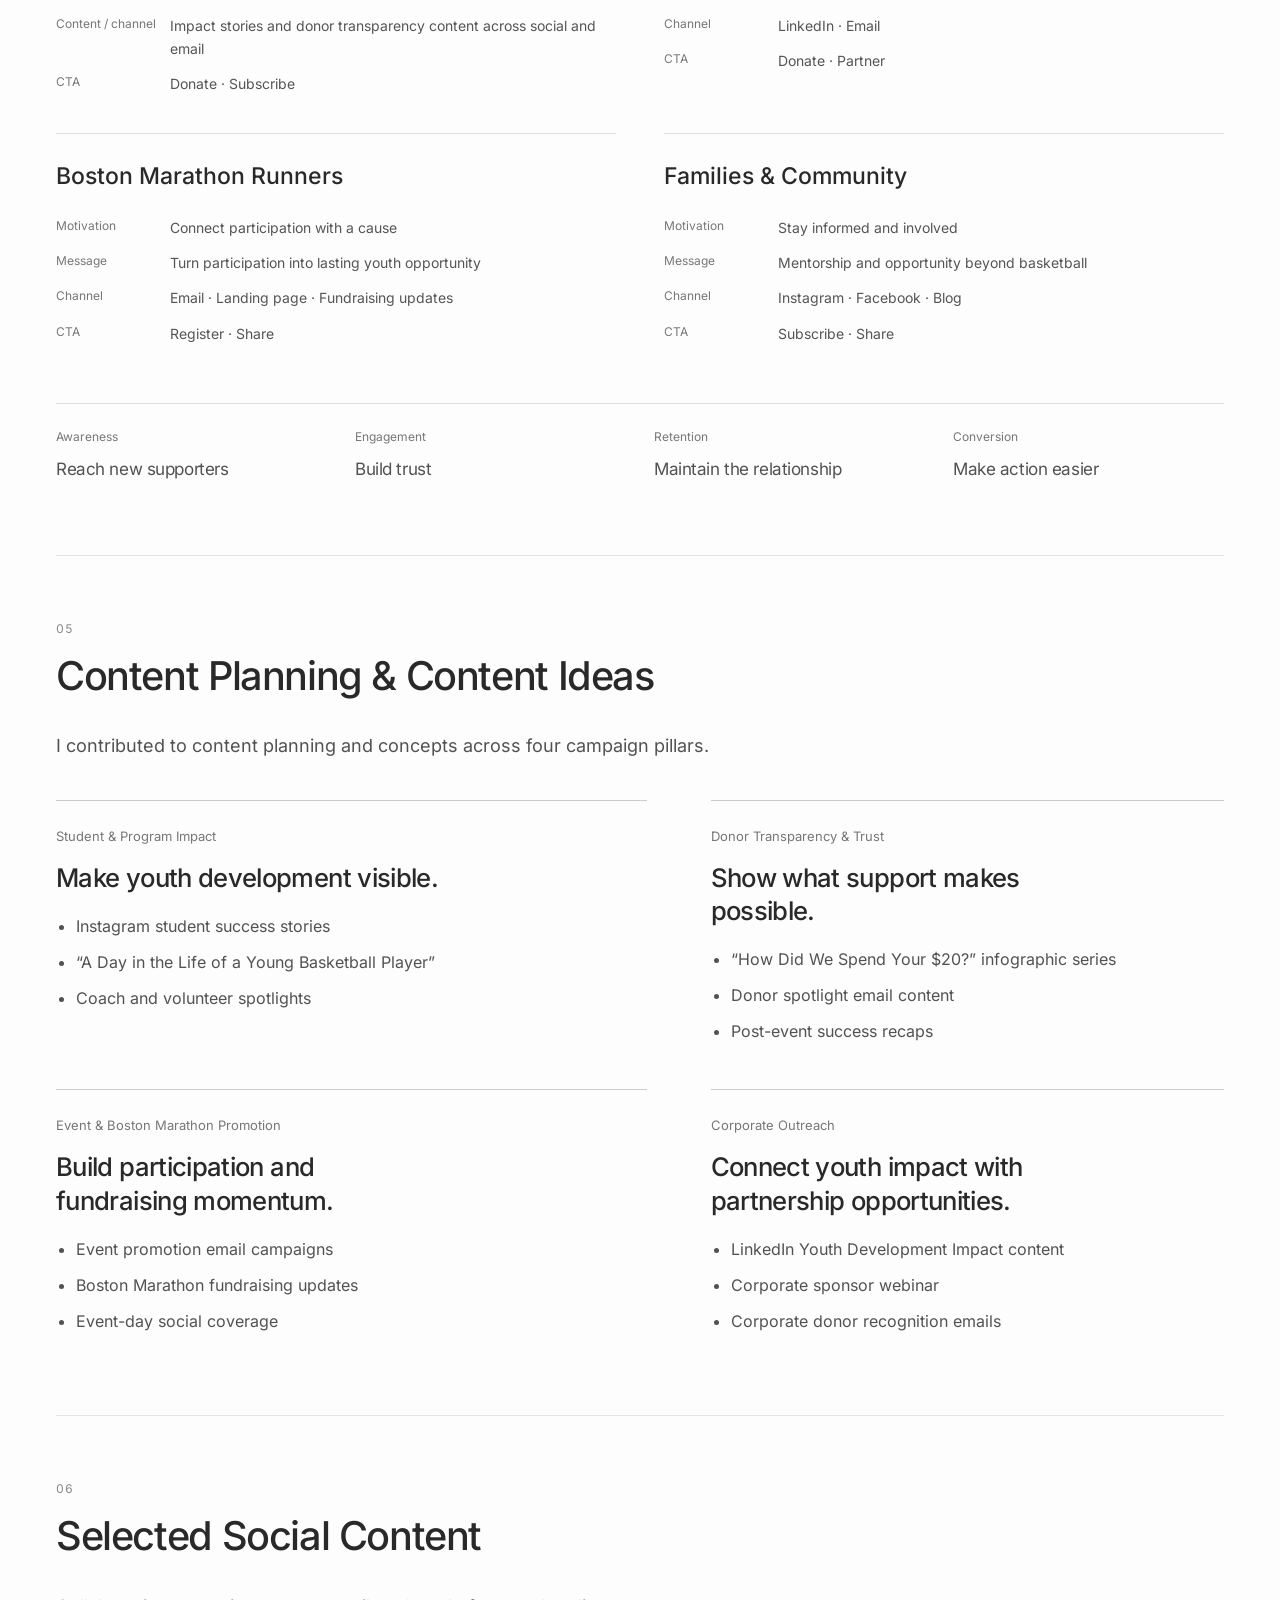
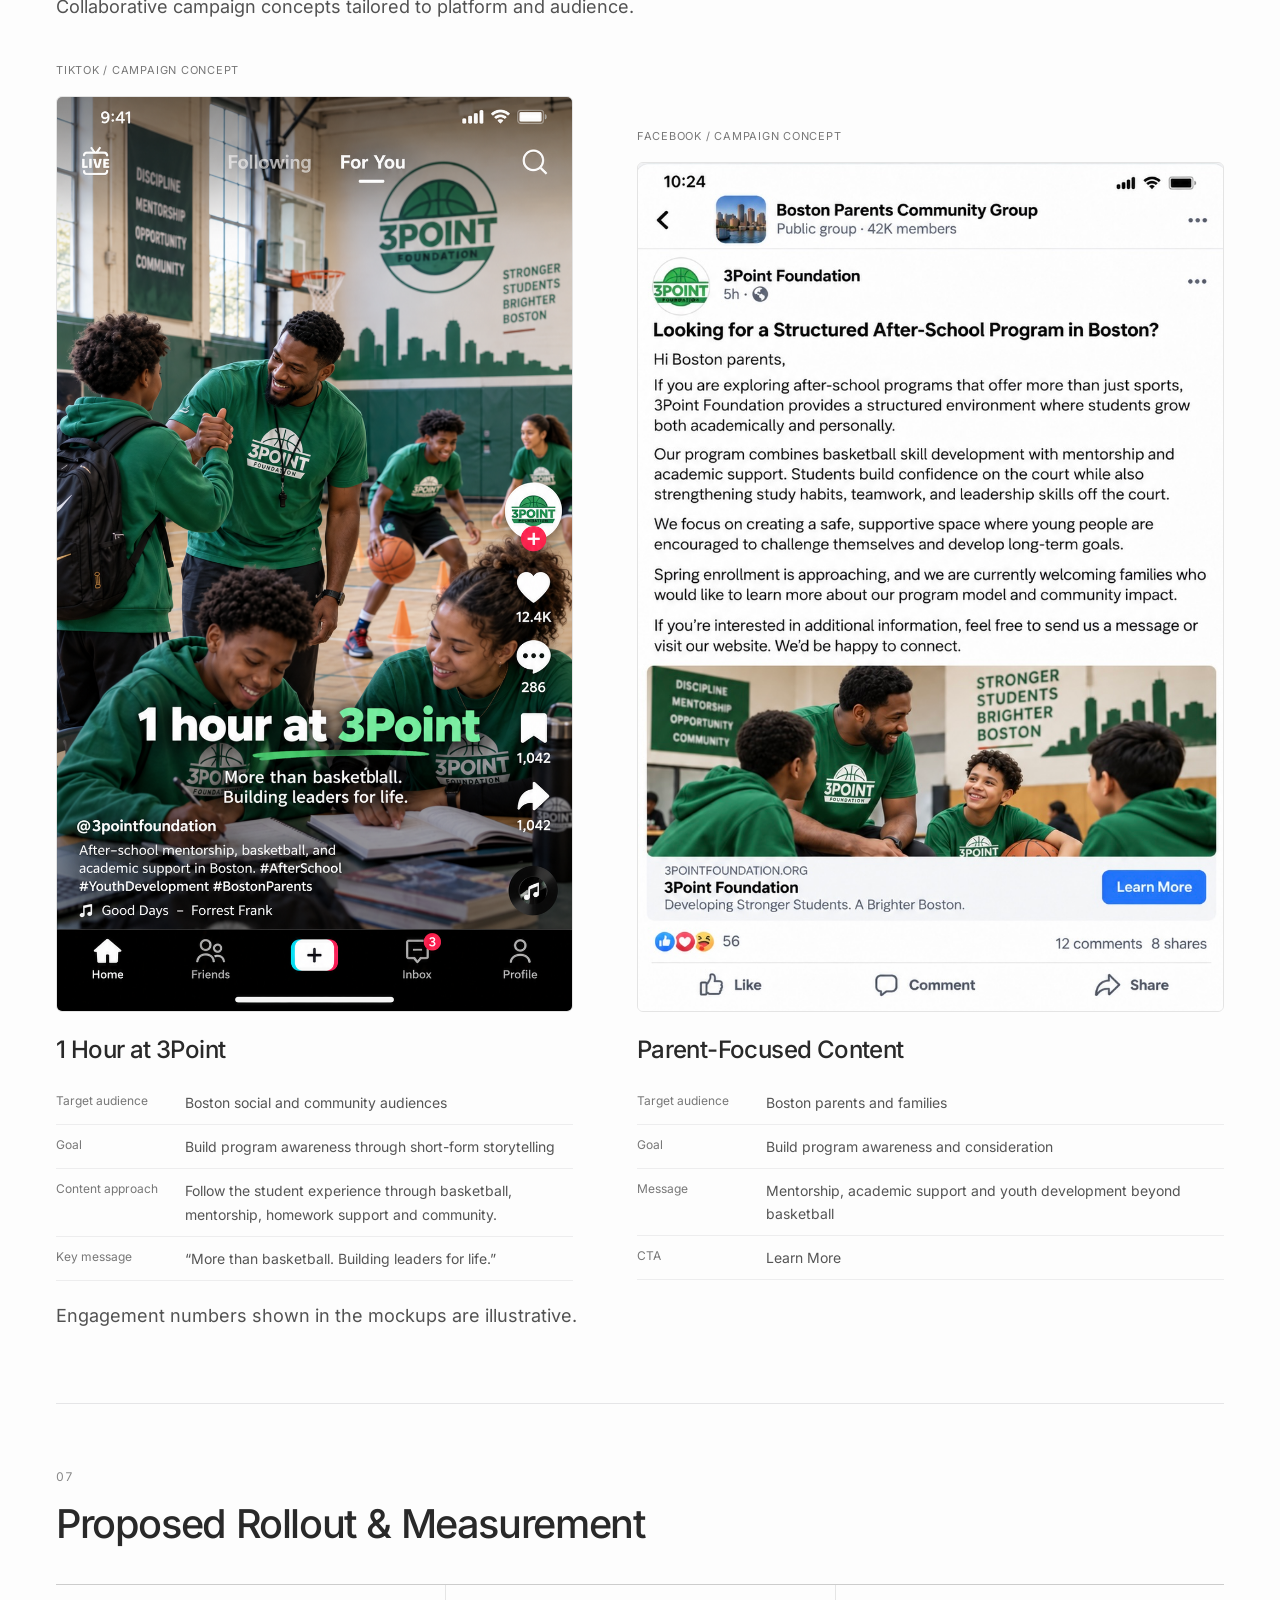
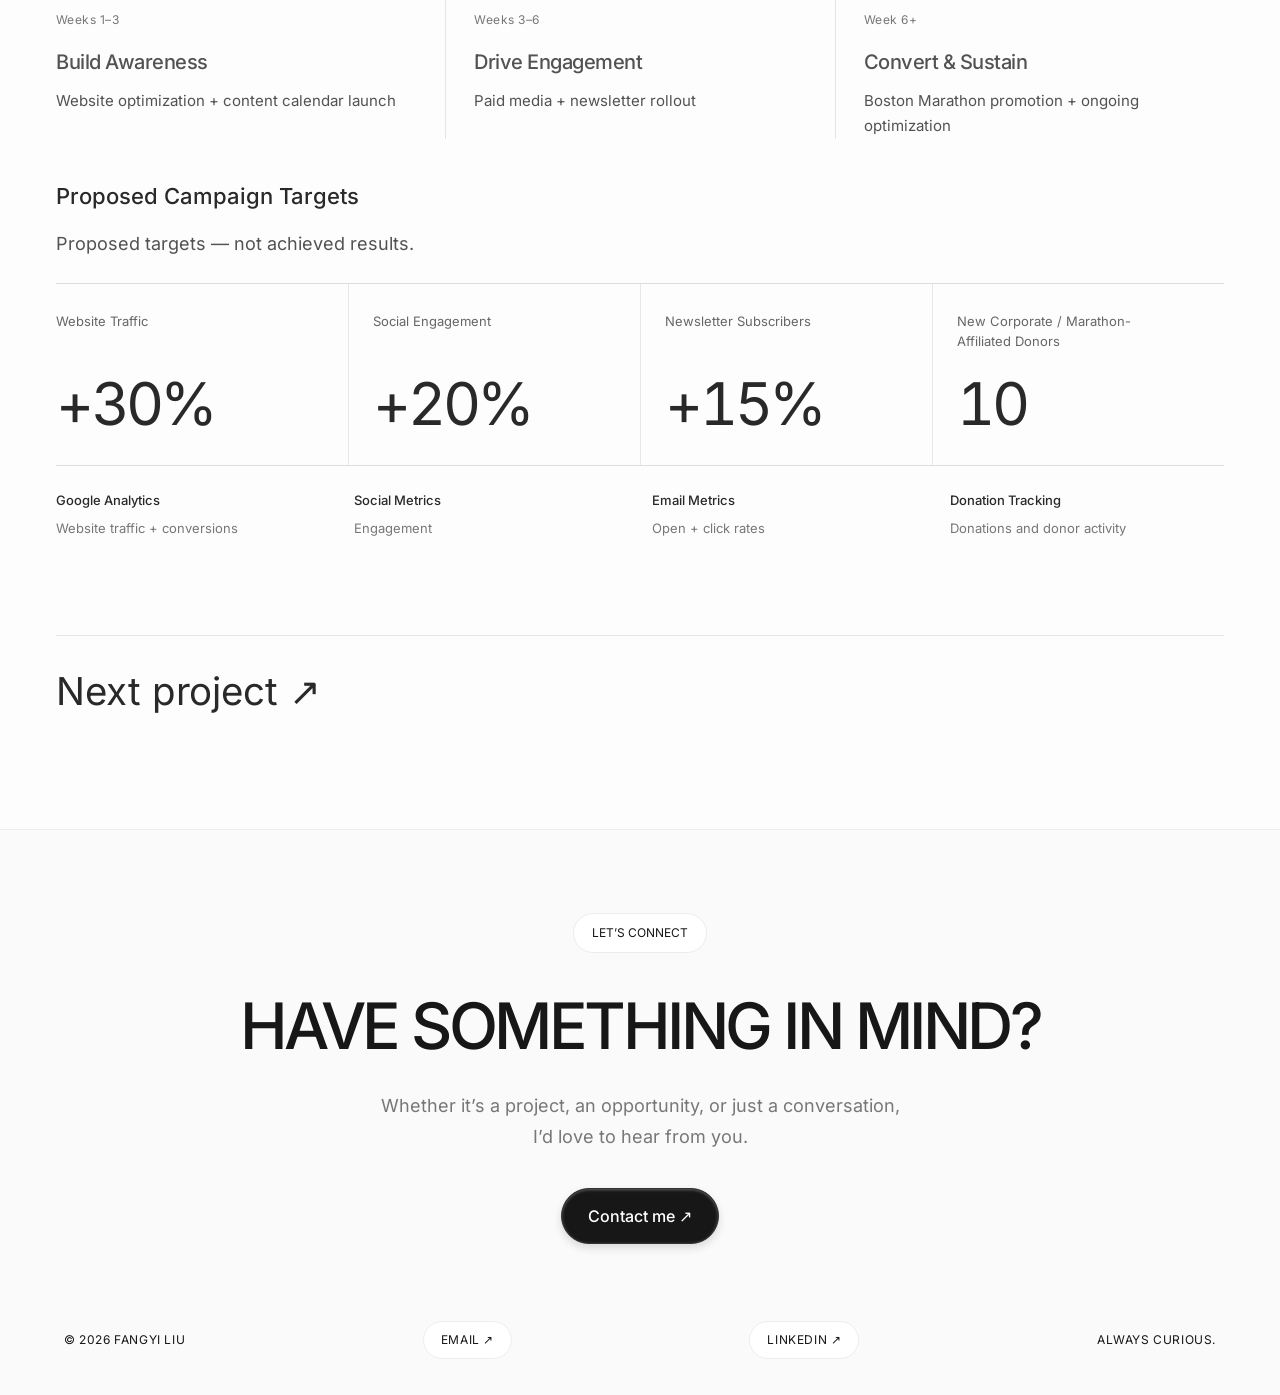
<file: project-3point.html>
<!doctype html><html lang="en"><head><meta charset="UTF-8"><meta name="viewport" content="width=device-width,initial-scale=1"><meta name="description" content="3Point Foundation campaign by Fangyi Liu: audience segmentation, social media strategy, content planning, campaign messaging and CTAs within an integrated team marketing project."><title>3Point Foundation — Fangyi Liu</title><link rel="stylesheet" href="style.css"><link rel="stylesheet" href="glass.css"><link rel="stylesheet" href="editorial.css"><link rel="stylesheet" href="personal.css"><link rel="stylesheet" href="recording.css"><script src="app.js" defer></script><script src="editorial.js" defer></script><script src="recording.js" defer></script><link rel="stylesheet" href="typography.css"><link rel="stylesheet" href="layout.css"><link rel="stylesheet" href="threepoint.css"><link rel="stylesheet" href="case-study.css"><link rel="stylesheet" href="threepoint-summary.css"><link rel="stylesheet" href="project-overview.css"><link rel="stylesheet" href="threepoint-plan.css"><script src="case-interactions.js" defer></script><link rel="stylesheet" href="threepoint-refinement.css"><link rel="stylesheet" href="screen-lightbox.css"><script src="screen-lightbox.js" defer></script><link rel="stylesheet" href="threepoint-concise.css"><link rel="stylesheet" href="threepoint-editorial.css"><script src="threepoint-editorial.js" defer></script></head><body class="film-layout project-detail point-case"><div class="ambient-glass" aria-hidden="true"></div><div class="scroll-veil" aria-hidden="true"></div><div class="scroll-progress" aria-hidden="true"></div><a class="skip" href="#main">Skip to content</a><header><a class="logo" href="index.html" aria-label="Fangyi Liu home">FL<span>®</span></a><span class="header-note">FANGYI LIU<br>SELECTED PERSPECTIVES</span><button class="menu-toggle" aria-expanded="false" aria-controls="navigation">Menu +</button><nav id="navigation" aria-label="Main navigation"><a href="index.html">Home</a><a href="index.html#education">Education</a><a href="index.html#experience">Experience</a><a href="index.html#selected-work">Work <sup>03</sup></a><a href="contact.html">Contact <span class="action-arrow" aria-hidden="true">↗</span></a></nav></header><main id="main"><section class="project-overview" aria-labelledby="project-title"><div class="project-overview-bar"><a class="project-back" href="work.html">← Back</a></div><div class="project-overview-grid"><div class="project-overview-copy"><div class="project-tags"><span>Digital Marketing</span><span>Team Project</span></div><div class="project-title-line"><h1 id="project-title">3Point Foundation</h1><span class="project-type">/ Academic Project</span></div><p class="project-description">An integrated team campaign plan for 3Point Foundation, connecting audience insights, impact storytelling and clear calls to action to engage Boston’s donor community.</p><div class="project-overview-actions"><a class="dark-pill" href="#threepoint-content-title">View Content <span class="action-arrow" aria-hidden="true">↗</span></a><a class="project-contact" href="#audience-insight">My Role <span class="action-arrow" aria-hidden="true">↓</span></a></div></div><dl class="project-overview-meta"><div><dt>Service</dt><dd>Audience Research, Social Media Strategy, Digital Campaign Planning</dd></div><div><dt>Timeline</dt><dd>3 Months</dd></div><div><dt>Tools</dt><dd class="project-tools"><span class="project-tool" title="SEOptimer"><img src="assets/tools/seoptimer-logo.png" alt="SEOptimer" width="36" height="36"></span></dd></div></dl></div></section><section class="case-wrap"><section class="case-section reveal plan-section" id="digital-audit"><span class="chapter-number" aria-hidden="true">02</span><h2>Challenge &amp; Digital Audit</h2><div class="plan-audit-layout"><figure><button type="button" class="plan-preview" data-screen-preview aria-haspopup="dialog" aria-label="Enlarge original SEOptimer audit"><img src="assets/3point/audit-provided.png" alt="Original SEOptimer audit: overall B minus, On-Page SEO A minus and 19 recommendations." width="2476" height="1416" loading="lazy"></button><figcaption><h3>Original SEOptimer baseline audit</h3></figcaption></figure><div><p>3Point needed more consistent donor communication, stronger digital visibility and clearer paths from awareness to donation, participation and registration.</p><dl class="plan-audit-grades"><div><dt>Overall SEOptimer grade</dt><dd>B−</dd></div><div><dt>On-Page SEO</dt><dd>A−</dd></div></dl><ul><li>Website optimization and improved discoverability</li><li>Email subscription capture and simplified forms</li><li>Mobile-friendly donation experiences</li></ul></div></div></section><section class="case-section reveal plan-section" id="audience-insight"><span class="chapter-number" aria-hidden="true">03</span><h2>Audience Strategy</h2><p class="point-card-label">MY PRIMARY RESPONSIBILITY</p><div><p>I led audience persona development and audience segmentation; contributed to content planning, channel strategy, content concepts, audience-specific messaging and CTA development.</p></div><div class="plan-duo"><article class="plan-panel"><h3>Primary audiences</h3><ul><li>Past and recurring donors</li><li>Current families and students</li><li>Volunteers and staff</li></ul></article><article class="plan-panel"><h3>Secondary audiences</h3><ul><li>Inactive donors</li><li>First-time contributors</li><li>Corporate sponsors</li><li>Boston Marathon runners</li><li>Community supporters in Boston</li></ul></article></div><ol class="plan-research-flow"><li><span>Audience Research</span><p>Understand audience relationships, needs and motivations.</p></li><li><span>Persona &amp; Segmentation</span><p>Organize eight audience groups by their relationship with 3Point, from recurring supporters to people discovering the organization.</p></li><li><span>Audience Motivation</span><p>Identify why each group would engage, participate or contribute.</p></li><li><span>Marketing Decision</span><p>Translate insights into messages, content, channels and CTAs that match each audience’s motivation and readiness to act.</p></li></ol><div class="plan-insight"><h3>Insight → Decision</h3><p><strong>Insight:</strong> Inconsistent communication may cause potential donors to disengage.<br><strong>Decision:</strong> Share recurring impact stories, donor updates and fundraising progress between donation requests.</p></div></section><section class="case-section reveal plan-section" id="campaign-strategy"><span class="chapter-number" aria-hidden="true">04</span><h2>Campaign Strategy</h2><blockquote class="plan-message">“Every child deserves an opportunity beyond the court.”</blockquote><div><p>The team developed “Beyond the Court: Every Child Wins” to grow donor engagement and Boston visibility, positioning basketball as an entry point to education, mentorship and long-term youth development. I contributed to audience-specific messaging, channel strategy and CTAs.</p></div><p class="strategy-flow">Audience → Motivation → Message → Channel → CTA</p><p class="strategy-ctas"><strong>Primary CTAs</strong> Donate · Register · Subscribe · Share</p><div class="plan-duo strategy-examples"><article class="plan-panel"><h3>Donors</h3><dl class="plan-concept-details"><div><dt>Motivation</dt><dd>Understand their impact</dd></div><div><dt>Message</dt><dd>Support education, mentorship and opportunity</dd></div><div><dt>Content / channel</dt><dd>Impact stories and donor transparency content across social and email</dd></div><div><dt>CTA</dt><dd>Donate · Subscribe</dd></div></dl></article><article class="plan-panel"><h3>Corporate Sponsors</h3><dl class="plan-concept-details"><div><dt>Motivation</dt><dd>Support community impact</dd></div><div><dt>Message</dt><dd>Long-term youth development beyond athletics</dd></div><div><dt>Channel</dt><dd>LinkedIn · Email</dd></div><div><dt>CTA</dt><dd>Donate · Partner</dd></div></dl></article><article class="plan-panel"><h3>Boston Marathon Runners</h3><dl class="plan-concept-details"><div><dt>Motivation</dt><dd>Connect participation with a cause</dd></div><div><dt>Message</dt><dd>Turn participation into lasting youth opportunity</dd></div><div><dt>Channel</dt><dd>Email · Landing page · Fundraising updates</dd></div><div><dt>CTA</dt><dd>Register · Share</dd></div></dl></article><article class="plan-panel"><h3>Families &amp; Community</h3><dl class="plan-concept-details"><div><dt>Motivation</dt><dd>Stay informed and involved</dd></div><div><dt>Message</dt><dd>Mentorship and opportunity beyond basketball</dd></div><div><dt>Channel</dt><dd>Instagram · Facebook · Blog</dd></div><div><dt>CTA</dt><dd>Subscribe · Share</dd></div></dl></article></div><ol class="plan-funnel compact-funnel"><li><span>Awareness</span><h3>Reach new supporters</h3></li><li><span>Engagement</span><h3>Build trust</h3></li><li><span>Retention</span><h3>Maintain the relationship</h3></li><li><span>Conversion</span><h3>Make action easier</h3></li></ol></section><section class="case-section reveal plan-section" id="content-planning"><span class="chapter-number" aria-hidden="true">05</span><h2>Content Planning &amp; Content Ideas</h2><div><p>I contributed to content planning and concepts across four campaign pillars.</p></div><div class="point-contribution-grid plan-content-grid"><article><span class="point-card-label">Student &amp; Program Impact</span><h3>Make youth development visible.</h3><ul><li>Instagram student success stories</li><li>“A Day in the Life of a Young Basketball Player”</li><li>Coach and volunteer spotlights</li></ul></article><article><span class="point-card-label">Donor Transparency &amp; Trust</span><h3>Show what support makes possible.</h3><ul><li>“How Did We Spend Your $20?” infographic series</li><li>Donor spotlight email content</li><li>Post-event success recaps</li></ul></article><article><span class="point-card-label">Event &amp; Boston Marathon Promotion</span><h3>Build participation and fundraising momentum.</h3><ul><li>Event promotion email campaigns</li><li>Boston Marathon fundraising updates</li><li>Event-day social coverage</li></ul></article><article><span class="point-card-label">Corporate Outreach</span><h3>Connect youth impact with partnership opportunities.</h3><ul><li>LinkedIn Youth Development Impact content</li><li>Corporate sponsor webinar</li><li>Corporate donor recognition emails</li></ul></article></div></section><section class="case-section reveal plan-section" id="threepoint-content-title"><span class="chapter-number" aria-hidden="true">06</span><h2>Selected Social Content</h2><div><p>Collaborative campaign concepts tailored to platform and audience.</p></div><div class="threepoint-content__grid"><figure class="threepoint-content__card"><span class="threepoint-content__platform">TIKTOK / CAMPAIGN CONCEPT</span><button type="button" class="plan-preview" data-screen-preview aria-haspopup="dialog" aria-label="Enlarge TikTok mockup"><img src="assets/3point/tiktok-provided.jpg" alt="1 Hour at 3Point TikTok mockup showing basketball, mentorship and homework support." width="941" height="1672" loading="lazy"></button><figcaption><h3>1 Hour at 3Point</h3><dl class="plan-concept-details"><div><dt>Target audience</dt><dd>Boston social and community audiences</dd></div><div><dt>Goal</dt><dd>Build program awareness through short-form storytelling</dd></div><div><dt>Content approach</dt><dd>Follow the student experience through basketball, mentorship, homework support and community.</dd></div><div><dt>Key message</dt><dd>“More than basketball. Building leaders for life.”</dd></div></dl></figcaption></figure><figure class="threepoint-content__card"><span class="threepoint-content__platform">FACEBOOK / CAMPAIGN CONCEPT</span><button type="button" class="plan-preview" data-screen-preview aria-haspopup="dialog" aria-label="Enlarge Facebook mockup"><img src="assets/3point/facebook-provided.jpg" alt="Parent-focused Facebook mockup describing the after-school program with a Learn More button." width="906" height="1313" loading="lazy"></button><figcaption><h3>Parent-Focused Content</h3><dl class="plan-concept-details"><div><dt>Target audience</dt><dd>Boston parents and families</dd></div><div><dt>Goal</dt><dd>Build program awareness and consideration</dd></div><div><dt>Message</dt><dd>Mentorship, academic support and youth development beyond basketball</dd></div><div><dt>CTA</dt><dd>Learn More</dd></div></dl></figcaption></figure></div><p class="point-team-note">Engagement numbers shown in the mockups are illustrative.</p></section><section class="case-section reveal plan-section" id="campaign-timeline"><span class="chapter-number" aria-hidden="true">07</span><h2>Proposed Rollout &amp; Measurement</h2><ol class="plan-timeline"><li><span>Weeks 1–3</span><h3>Build Awareness</h3><p>Website optimization + content calendar launch</p></li><li><span>Weeks 3–6</span><h3>Drive Engagement</h3><p>Paid media + newsletter rollout</p></li><li><span>Week 6+</span><h3>Convert &amp; Sustain</h3><p>Boston Marathon promotion + ongoing optimization</p></li></ol><h3 class="targets-heading">Proposed Campaign Targets</h3><p class="point-team-note">Proposed targets — not achieved results.</p><dl class="point-metrics"><div><dt>Website Traffic</dt><dd>+30%</dd></div><div><dt>Social Engagement</dt><dd>+20%</dd></div><div><dt>Newsletter Subscribers</dt><dd>+15%</dd></div><div><dt>New Corporate / Marathon-Affiliated Donors</dt><dd>10</dd></div></dl><dl class="measurement-row"><div><dt>Google Analytics</dt><dd>Website traffic + conversions</dd></div><div><dt>Social Metrics</dt><dd>Engagement</dd></div><div><dt>Email Metrics</dt><dd>Open + click rates</dd></div><div><dt>Donation Tracking</dt><dd>Donations and donor activity</dd></div></dl></section><a class="next-page" href="project-the-row.html">Next project ↗</a></section></main><footer><div class="footer-top"><span>LET’S CONNECT</span><a href="contact.html">HAVE SOMETHING IN MIND?</a><p class="footer-description">Whether it’s a project, an opportunity, or just a conversation,<br>I’d love to hear from you.</p><a class="dark-pill footer-contact" href="contact.html">Contact me ↗</a></div><div class="footer-bottom"><span>© 2026 FANGYI LIU</span><a href="mailto:emilyyxin1234@gmail.com">EMAIL ↗</a><a href="https://www.linkedin.com/in/fangyiliu1218/" target="_blank" rel="noopener">LINKEDIN ↗</a><span>ALWAYS CURIOUS.</span></div></footer><div class="cursor" aria-hidden="true">VIEW ↗</div><div class="transition" aria-hidden="true"></div></body></html>
</file>
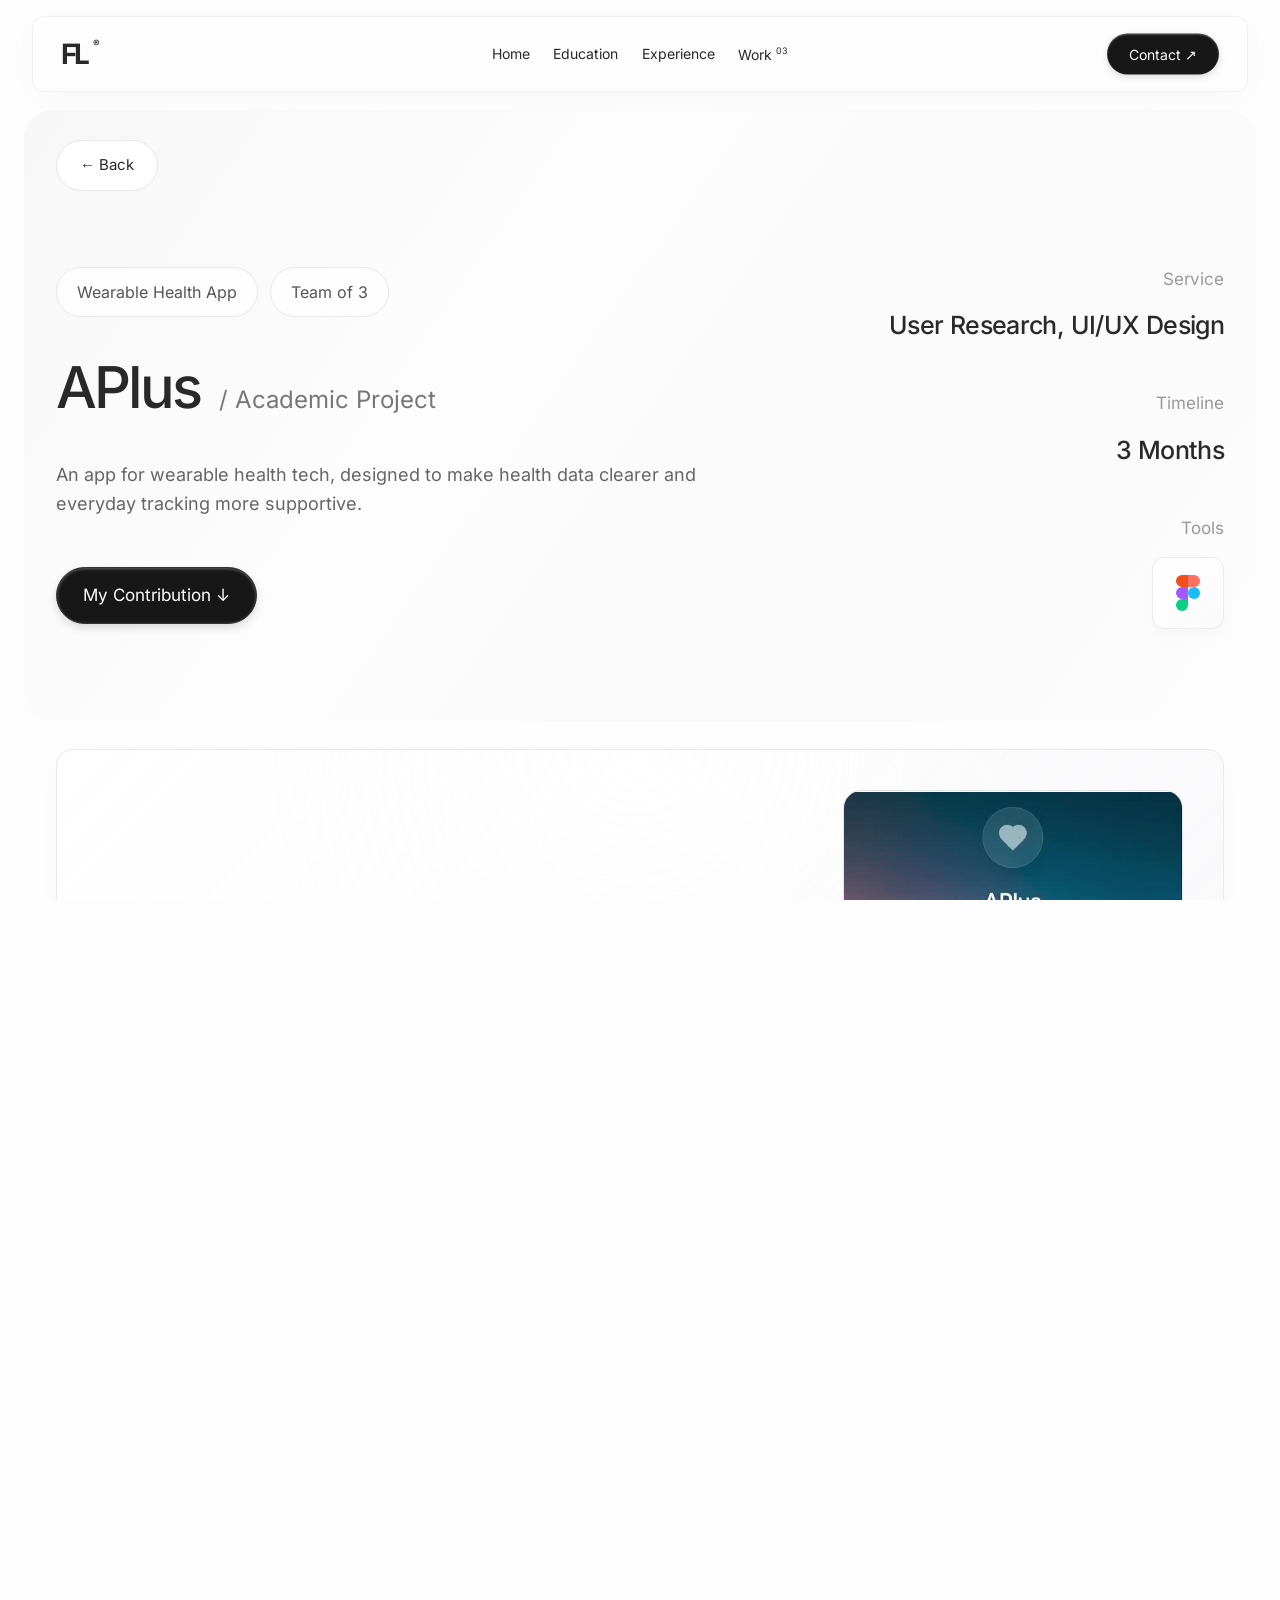
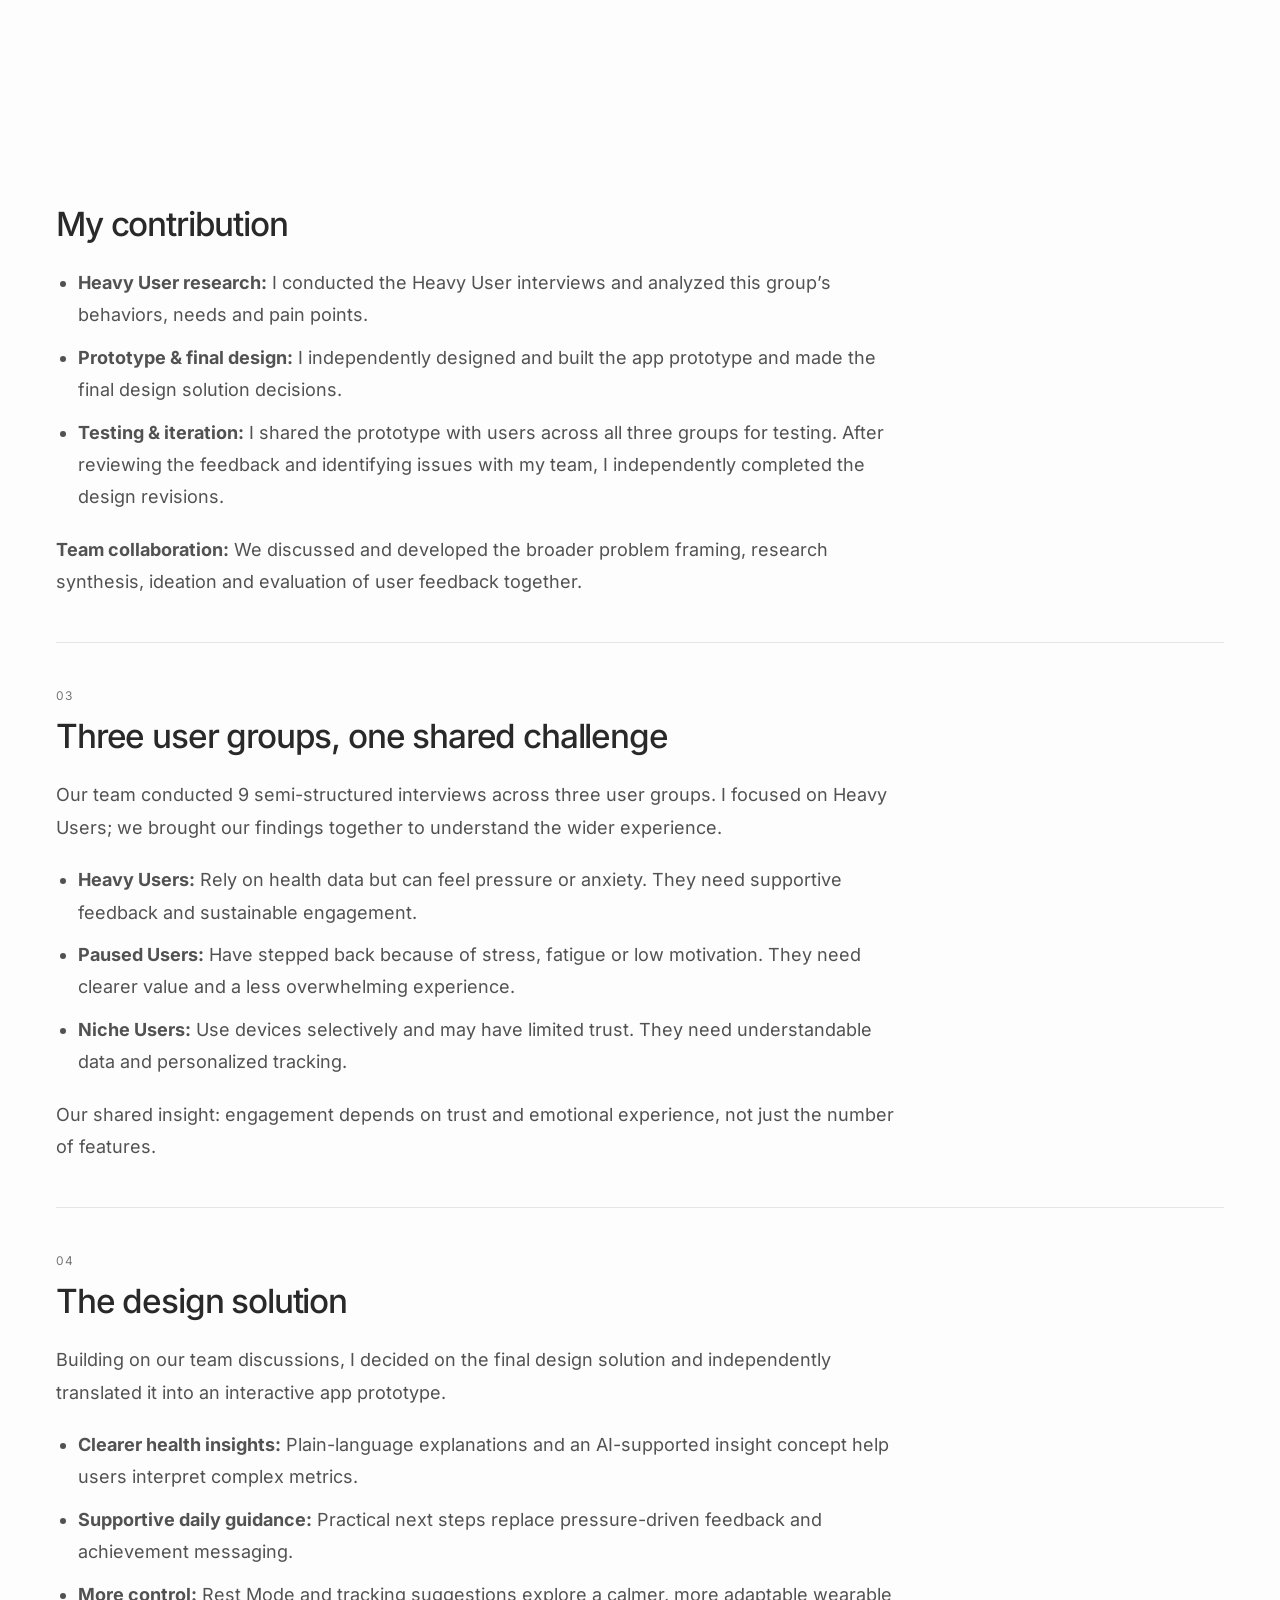
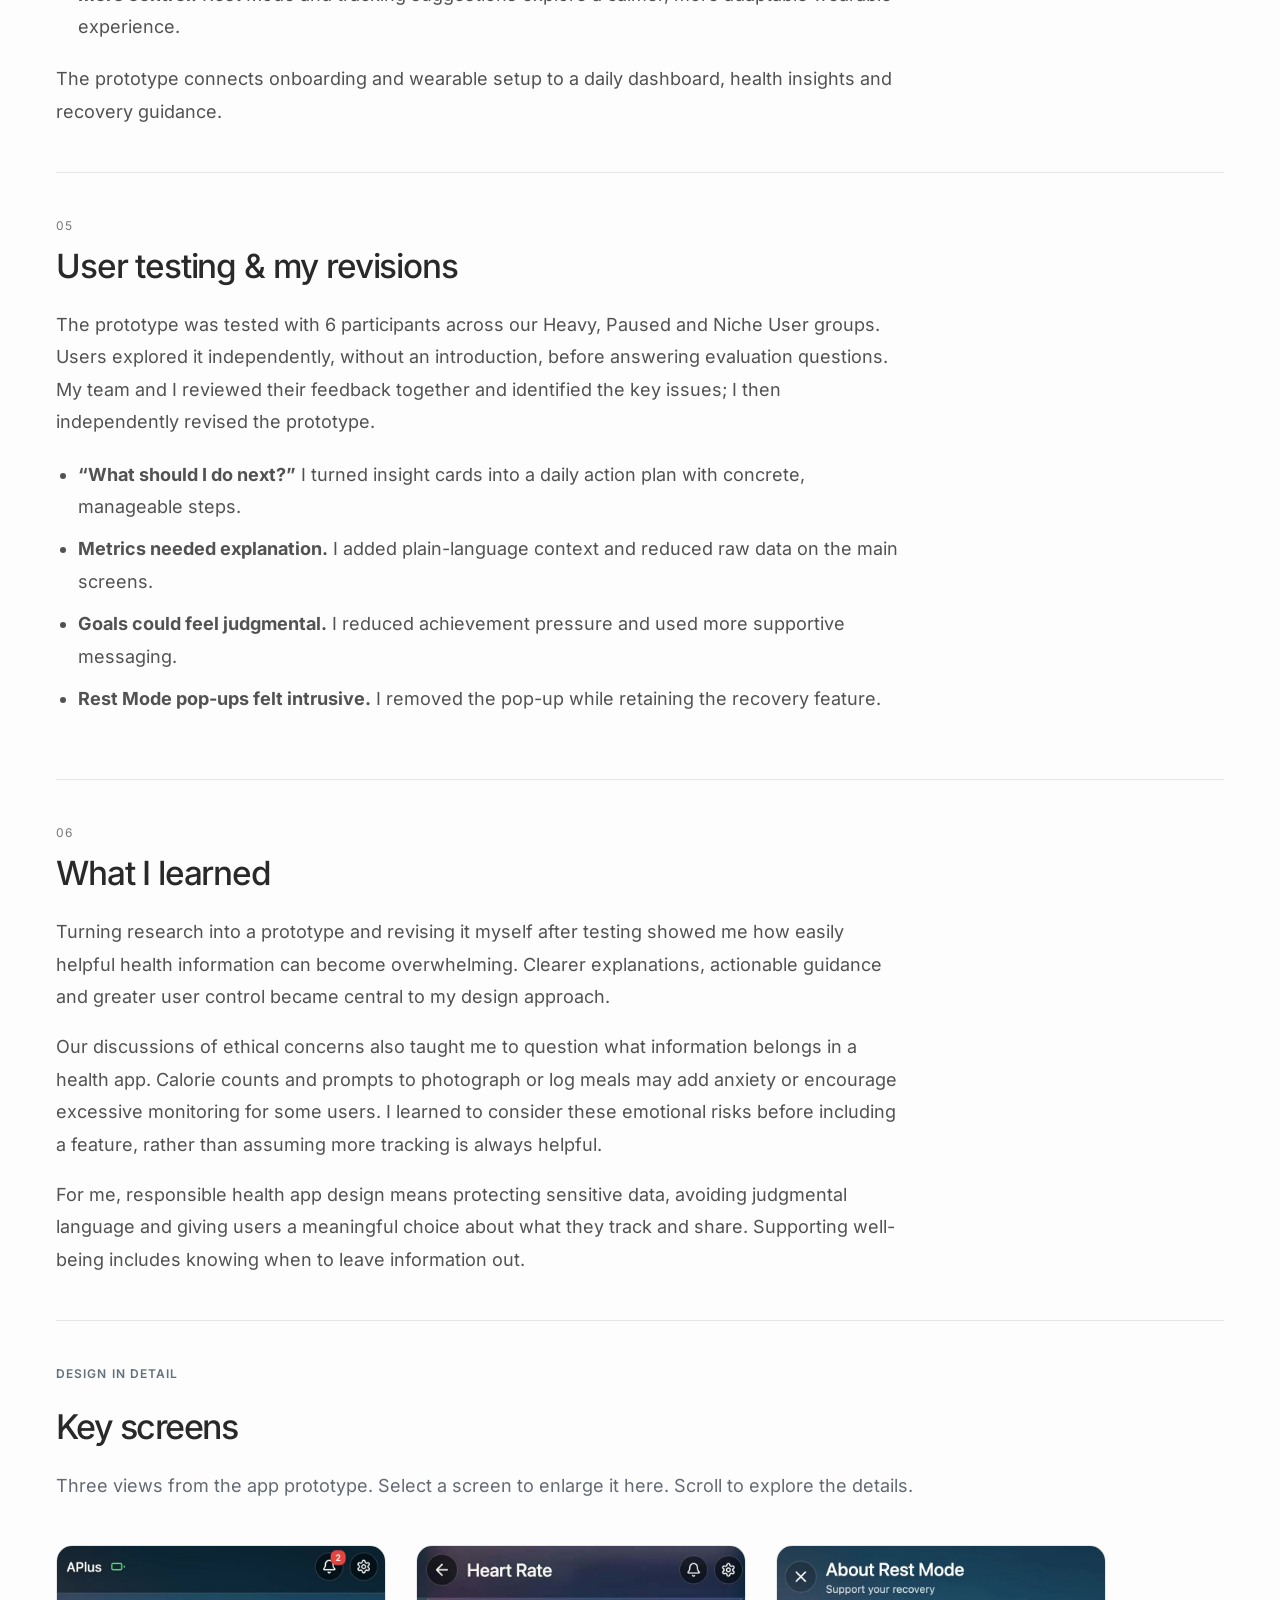
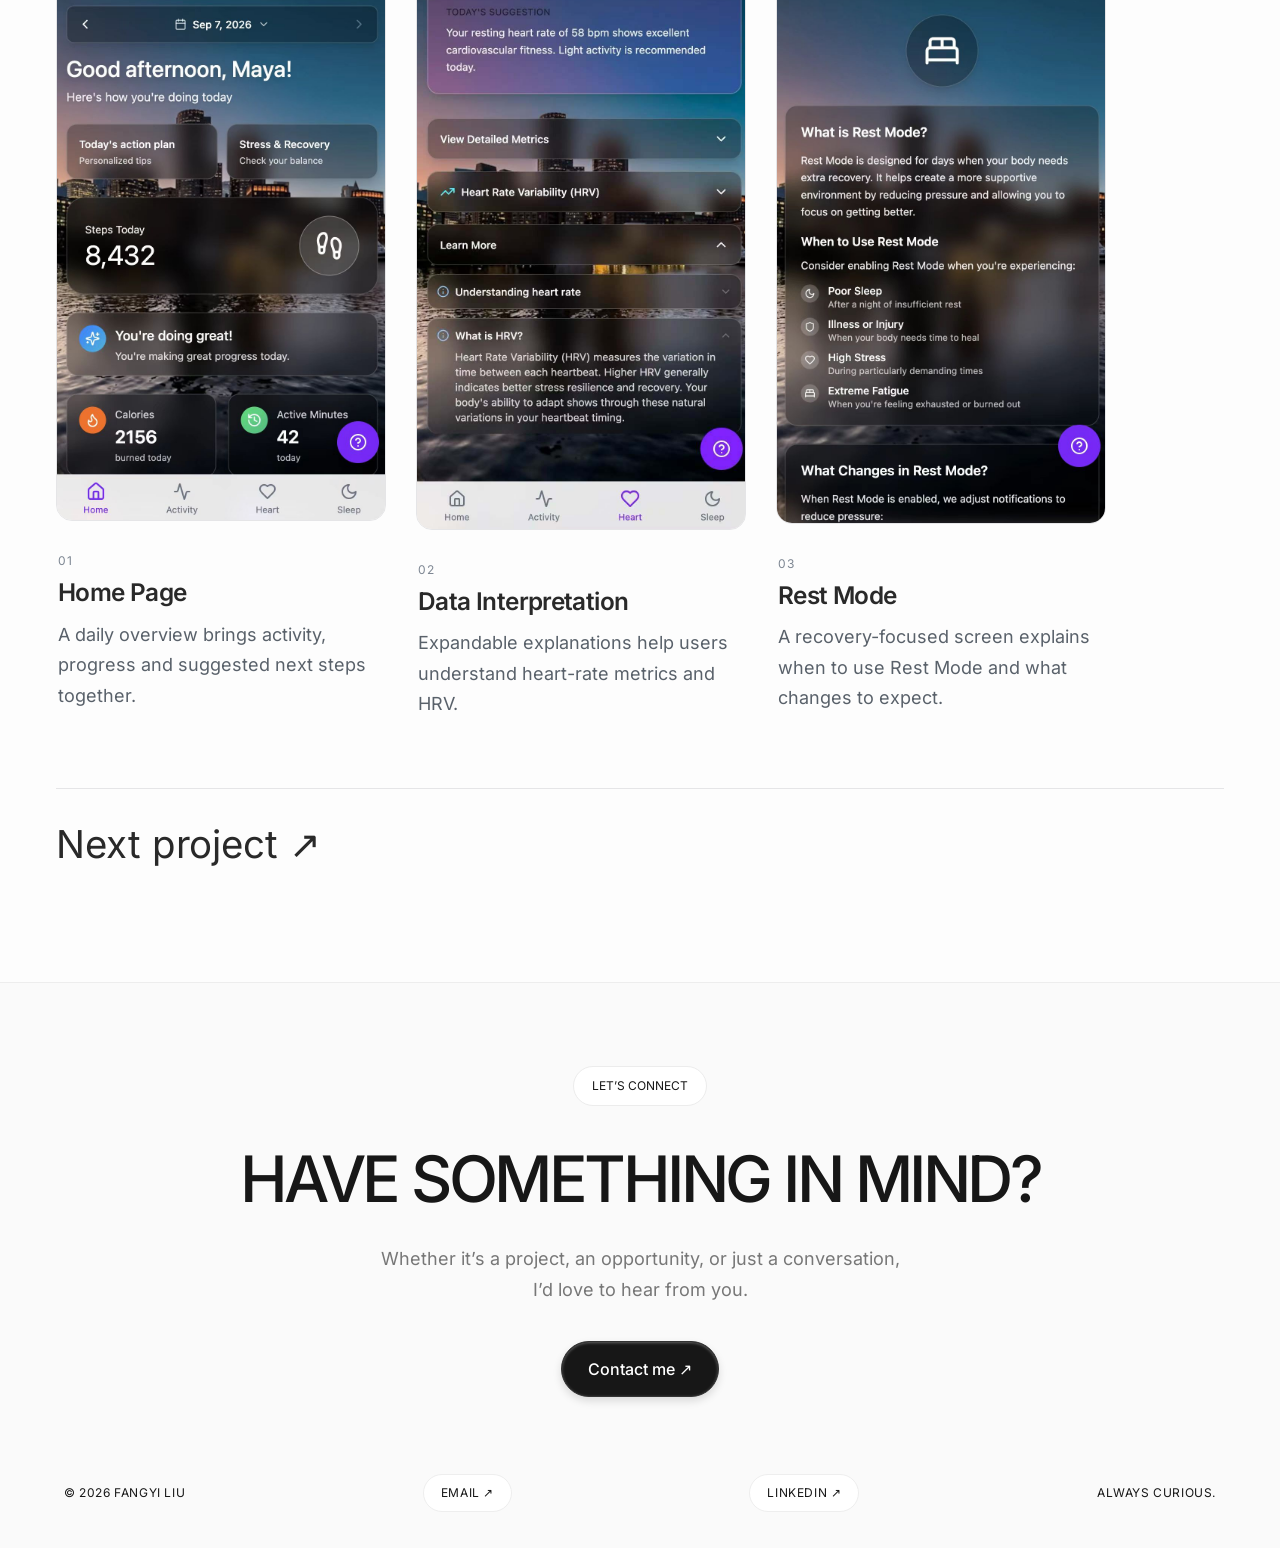
<file: project-aplus.html>
<!doctype html><html lang="en"><head><meta charset="UTF-8"><meta name="viewport" content="width=device-width,initial-scale=1"><meta name="description" content="APlus: a wearable health app concept. Heavy User research, independent prototyping, final design decisions and user-tested revisions by Fangyi Liu."><title>APlus — Fangyi Liu</title><link rel="stylesheet" href="style.css"><link rel="stylesheet" href="glass.css"><link rel="stylesheet" href="editorial.css"><link rel="stylesheet" href="personal.css"><link rel="stylesheet" href="recording.css"><script src="app.js" defer></script><script src="editorial.js" defer></script><script src="recording.js" defer></script><link rel="stylesheet" href="typography.css"><link rel="stylesheet" href="aplus.css"><link rel="stylesheet" href="layout.css"><link rel="stylesheet" href="case-study.css"><link rel="stylesheet" href="project-overview.css"><script src="case-interactions.js" defer></script><link rel="stylesheet" href="screen-lightbox.css"><script src="screen-lightbox.js" defer></script></head><body class="film-layout project-detail"><div class="ambient-glass" aria-hidden="true"></div><div class="scroll-veil" aria-hidden="true"></div><div class="scroll-progress" aria-hidden="true"></div><a class="skip" href="#main">Skip to content</a><header><a class="logo" href="index.html" aria-label="Fangyi Liu home">FL<span>®</span></a><span class="header-note">FANGYI LIU<br>SELECTED PERSPECTIVES</span><button class="menu-toggle" aria-expanded="false" aria-controls="navigation">Menu +</button><nav id="navigation" aria-label="Main navigation"><a href="index.html">Home</a><a href="index.html#education">Education</a><a href="index.html#experience">Experience</a><a href="index.html#selected-work">Work <sup>03</sup></a><a href="contact.html">Contact ↗</a></nav></header><main id="main"><section class="project-overview" aria-labelledby="project-title"><div class="project-overview-bar"><a class="project-back" href="work.html">← Back</a></div><div class="project-overview-grid"><div class="project-overview-copy"><div class="project-tags"><span>Wearable Health App</span><span>Team of 3</span></div><div class="project-title-line"><h1 id="project-title">APlus</h1><span class="project-type">/ Academic Project</span></div><p class="project-description">An app for wearable health tech, designed to make health data clearer and everyday tracking more supportive.</p><div class="project-overview-actions"><a class="dark-pill" href="#my-contribution">My Contribution ↓</a></div></div><dl class="project-overview-meta"><div><dt>Service</dt><dd>User Research, UI/UX Design</dd></div><div><dt>Timeline</dt><dd>3 Months</dd></div><div><dt>Tools</dt><dd class="project-tools"><span class="project-tool" title="Figma"><img src="assets/tools/figma.svg" alt="Figma" width="36" height="36"></span></dd></div></dl></div></section><section class="case-wrap"><section class="aplus-demo" aria-labelledby="aplus-demo-title">
  <div class="aplus-demo__copy">
    <span class="aplus-demo__label">APP PROTOTYPE</span>
    <h2 id="aplus-demo-title">Prototype walkthrough</h2>
    <p>Explore the app prototype I independently designed, from onboarding to everyday health insights.</p>
    <p class="aplus-demo__credit">Prototype, final design decisions and post-testing revisions by Fangyi Liu.</p>
  </div>
  <figure class="aplus-demo__media">
    <video controls playsinline preload="metadata" poster="assets/aplus/prototype-poster.jpg" width="544" height="816" aria-label="APlus app prototype walkthrough">
      <source src="assets/aplus/prototype-walkthrough.mp4" type="video/mp4">
      Your browser does not support embedded video. <a href="assets/aplus/prototype-walkthrough.mp4">Watch the prototype walkthrough.</a>
    </video>
    <figcaption>APlus prototype walkthrough · 2:46</figcaption>
  </figure>
</section><section class="case-section reveal"><span class="chapter-number" aria-hidden="true">01</span><h2>Project overview</h2><div><p>APlus is an academic app concept for wearable health technology, exploring how devices such as Apple Watch, Oura Ring and Whoop could connect to a more understandable and supportive health experience. Our three-person team researched why people disengage from wearables and explored ways to reduce confusion, pressure and notification overload.</p></div></section><section class="case-section reveal" id="my-contribution" style="scroll-margin-top:120px"><span class="chapter-number" aria-hidden="true">02</span><h2>My contribution</h2><div><ul><li><strong>Heavy User research:</strong> I conducted the Heavy User interviews and analyzed this group’s behaviors, needs and pain points.</li><li><strong>Prototype & final design:</strong> I independently designed and built the app prototype and made the final design solution decisions.</li><li><strong>Testing & iteration:</strong> I shared the prototype with users across all three groups for testing. After reviewing the feedback and identifying issues with my team, I independently completed the design revisions.</li></ul><p><strong>Team collaboration:</strong> We discussed and developed the broader problem framing, research synthesis, ideation and evaluation of user feedback together.</p></div></section><section class="case-section reveal"><span class="chapter-number" aria-hidden="true">03</span><h2>Three user groups, one shared challenge</h2><div><p>Our team conducted 9 semi-structured interviews across three user groups. I focused on Heavy Users; we brought our findings together to understand the wider experience.</p><ul><li><strong>Heavy Users:</strong> Rely on health data but can feel pressure or anxiety. They need supportive feedback and sustainable engagement.</li><li><strong>Paused Users:</strong> Have stepped back because of stress, fatigue or low motivation. They need clearer value and a less overwhelming experience.</li><li><strong>Niche Users:</strong> Use devices selectively and may have limited trust. They need understandable data and personalized tracking.</li></ul><p>Our shared insight: engagement depends on trust and emotional experience, not just the number of features.</p></div></section><section class="case-section reveal"><span class="chapter-number" aria-hidden="true">04</span><h2>The design solution</h2><div><p>Building on our team discussions, I decided on the final design solution and independently translated it into an interactive app prototype.</p><ul><li><strong>Clearer health insights:</strong> Plain-language explanations and an AI-supported insight concept help users interpret complex metrics.</li><li><strong>Supportive daily guidance:</strong> Practical next steps replace pressure-driven feedback and achievement messaging.</li><li><strong>More control:</strong> Rest Mode and tracking suggestions explore a calmer, more adaptable wearable experience.</li></ul><p>The prototype connects onboarding and wearable setup to a daily dashboard, health insights and recovery guidance.</p></div></section><section class="case-section reveal"><span class="chapter-number" aria-hidden="true">05</span><h2>User testing & my revisions</h2><div><p>The prototype was tested with 6 participants across our Heavy, Paused and Niche User groups. Users explored it independently, without an introduction, before answering evaluation questions. My team and I reviewed their feedback together and identified the key issues; I then independently revised the prototype.</p><ul><li><strong>“What should I do next?”</strong> I turned insight cards into a daily action plan with concrete, manageable steps.</li><li><strong>Metrics needed explanation.</strong> I added plain-language context and reduced raw data on the main screens.</li><li><strong>Goals could feel judgmental.</strong> I reduced achievement pressure and used more supportive messaging.</li><li><strong>Rest Mode pop-ups felt intrusive.</strong> I removed the pop-up while retaining the recovery feature.</li></ul></div></section><section class="case-section reveal"><span class="chapter-number" aria-hidden="true">06</span><h2>What I learned</h2><div><p>Turning research into a prototype and revising it myself after testing showed me how easily helpful health information can become overwhelming. Clearer explanations, actionable guidance and greater user control became central to my design approach.</p><p>Our discussions of ethical concerns also taught me to question what information belongs in a health app. Calorie counts and prompts to photograph or log meals may add anxiety or encourage excessive monitoring for some users. I learned to consider these emotional risks before including a feature, rather than assuming more tracking is always helpful.</p><p>For me, responsible health app design means protecting sensitive data, avoiding judgmental language and giving users a meaningful choice about what they track and share. Supporting well-being includes knowing when to leave information out.</p></div></section><section class="aplus-screens" aria-labelledby="aplus-screens-title"><span class="aplus-screens__label">DESIGN IN DETAIL</span><h2 id="aplus-screens-title">Key screens</h2><p class="aplus-screens__intro">Three views from the app prototype. Select a screen to enlarge it here. Scroll to explore the details.</p><div class="aplus-screen-grid"><figure class="aplus-screen"><button class="aplus-screen__image" type="button" aria-haspopup="dialog" aria-label="Enlarge app screen"><img src="assets/aplus/home-page.jpg" alt="APlus home screen with a daily action plan, steps, calories and active minutes." width="876" height="1534" loading="lazy" decoding="async"></button><figcaption><span class="aplus-screen__number">01</span><h3>Home Page</h3><p>A daily overview brings activity, progress and suggested next steps together.</p></figcaption></figure><figure class="aplus-screen"><button class="aplus-screen__image" type="button" aria-haspopup="dialog" aria-label="Enlarge app screen"><img src="assets/aplus/data-interpretation.jpg" alt="APlus heart-rate screen with expandable explanations of heart rate and heart-rate variability." width="868" height="1542" loading="lazy" decoding="async"></button><figcaption><span class="aplus-screen__number">02</span><h3>Data Interpretation</h3><p>Expandable explanations help users understand heart-rate metrics and HRV.</p></figcaption></figure><figure class="aplus-screen"><button class="aplus-screen__image" type="button" aria-haspopup="dialog" aria-label="Enlarge app screen"><img src="assets/aplus/rest-mode.jpg" alt="APlus About Rest Mode screen explaining recovery, when to use the mode and what changes." width="868" height="1526" loading="lazy" decoding="async"></button><figcaption><span class="aplus-screen__number">03</span><h3>Rest Mode</h3><p>A recovery-focused screen explains when to use Rest Mode and what changes to expect.</p></figcaption></figure></div></section><a class="next-page" href="project-3point.html">Next project ↗</a></section></main><footer><div class="footer-top"><span>LET’S CONNECT</span><a href="contact.html">HAVE SOMETHING IN MIND?</a><p class="footer-description">Whether it’s a project, an opportunity, or just a conversation,<br>I’d love to hear from you.</p><a class="dark-pill footer-contact" href="contact.html">Contact me ↗</a></div><div class="footer-bottom"><span>© 2026 FANGYI LIU</span><a href="mailto:emilyyxin1234@gmail.com">EMAIL ↗</a><a href="https://www.linkedin.com/in/fangyiliu1218/" target="_blank" rel="noopener">LINKEDIN ↗</a><span>ALWAYS CURIOUS.</span></div></footer><div class="cursor" aria-hidden="true">VIEW ↗</div><div class="transition" aria-hidden="true"></div></body></html>
</file>
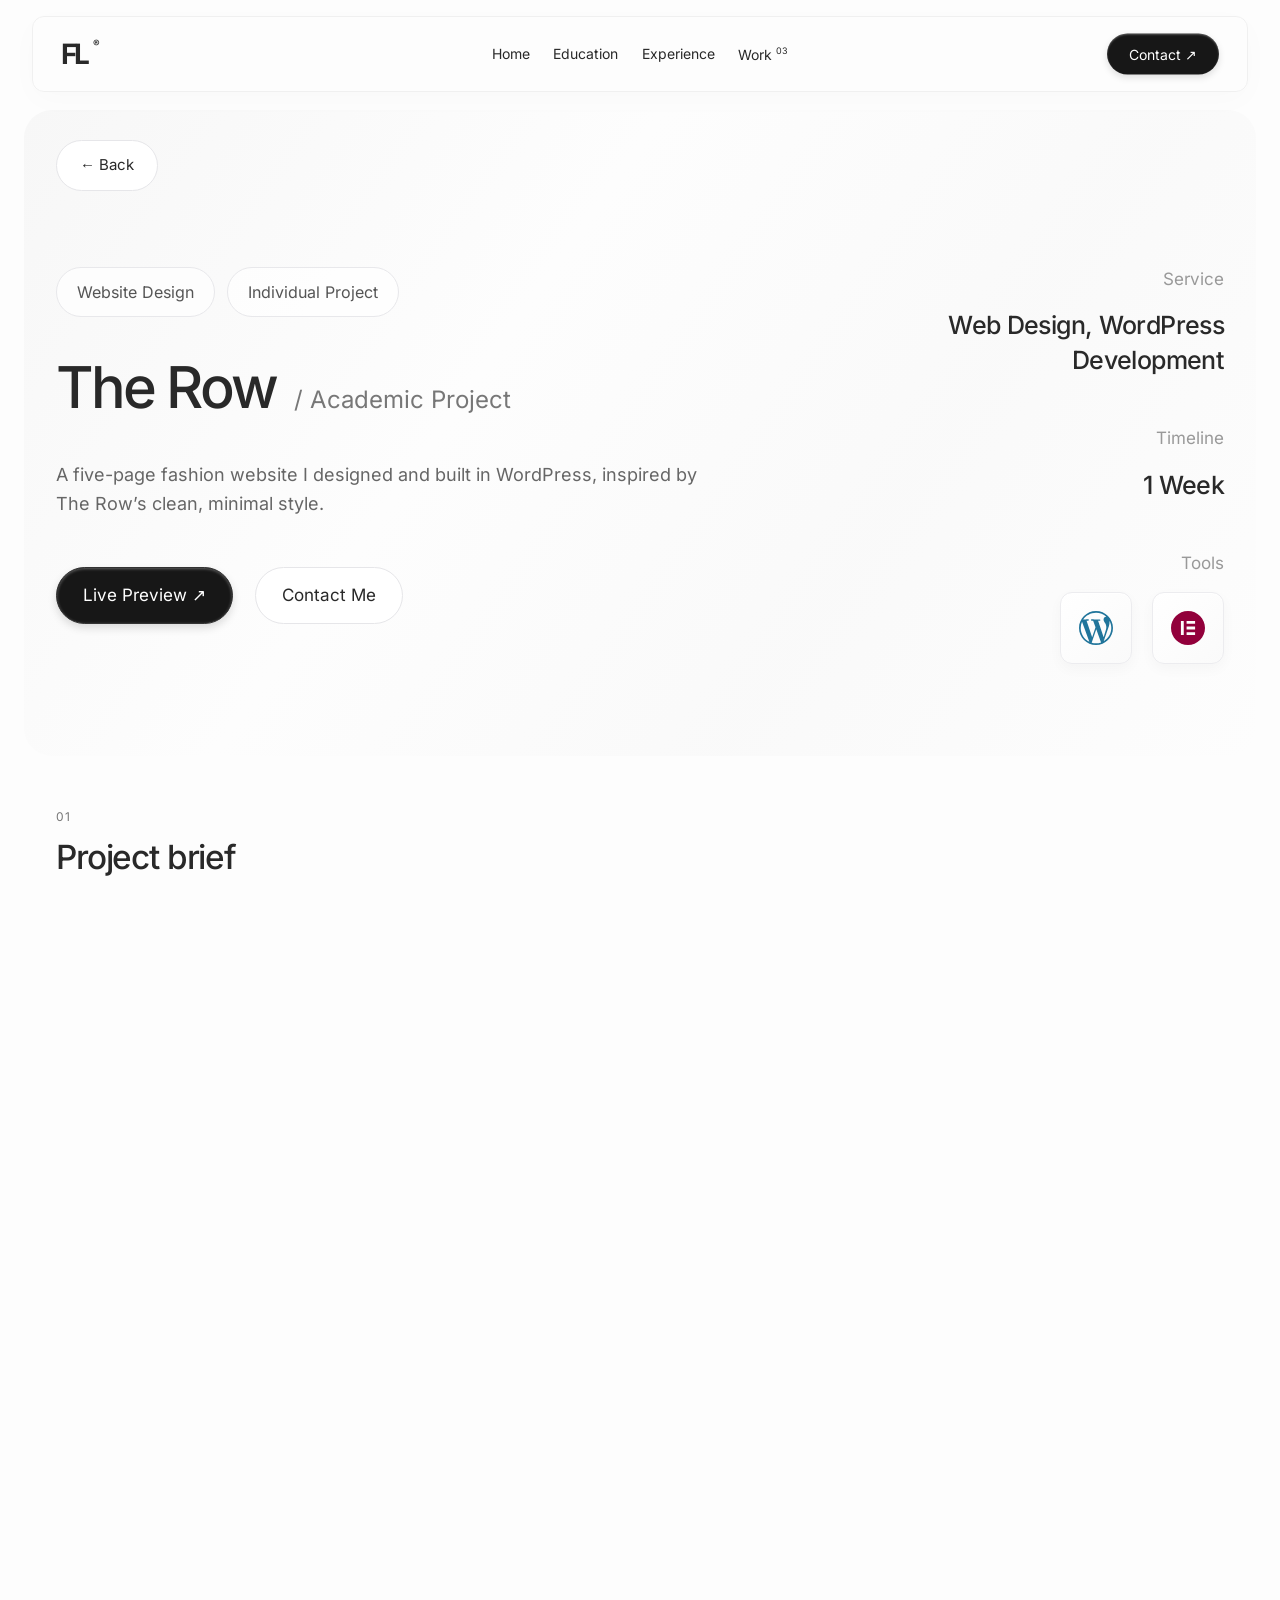
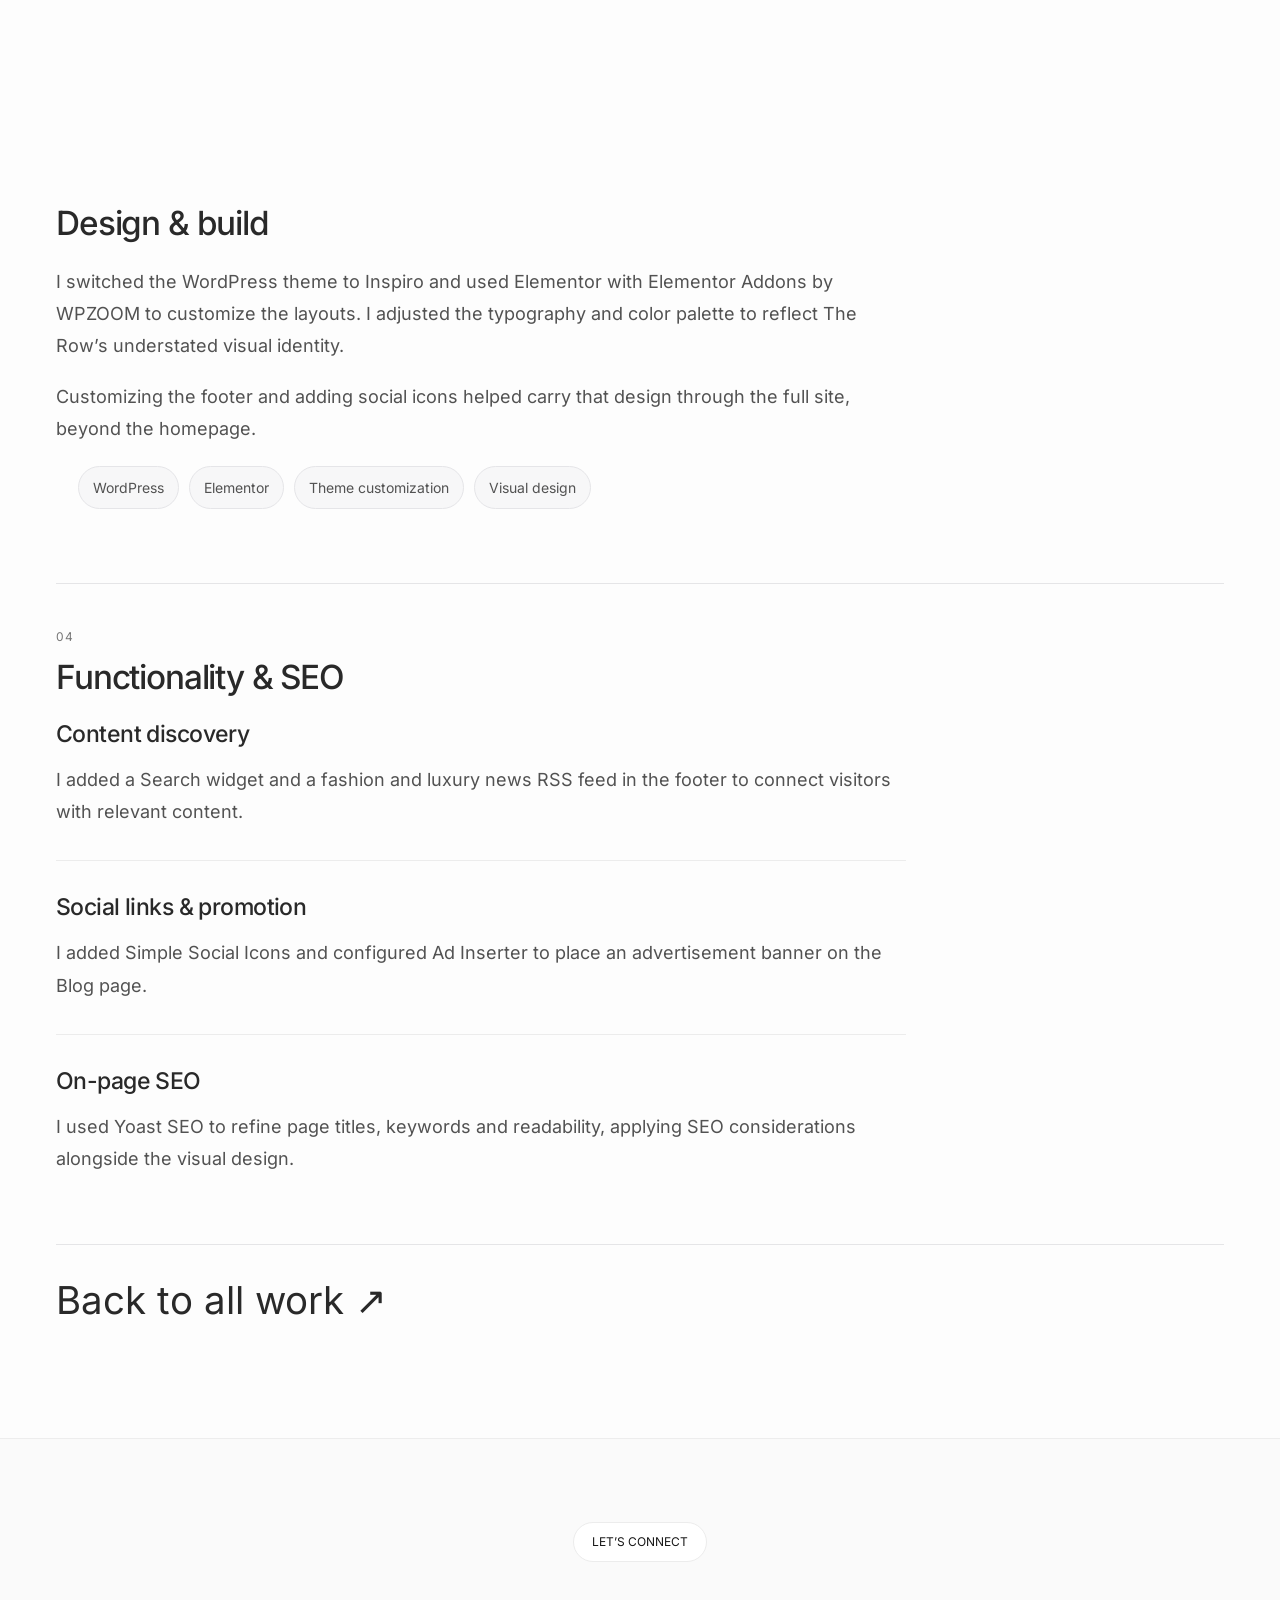
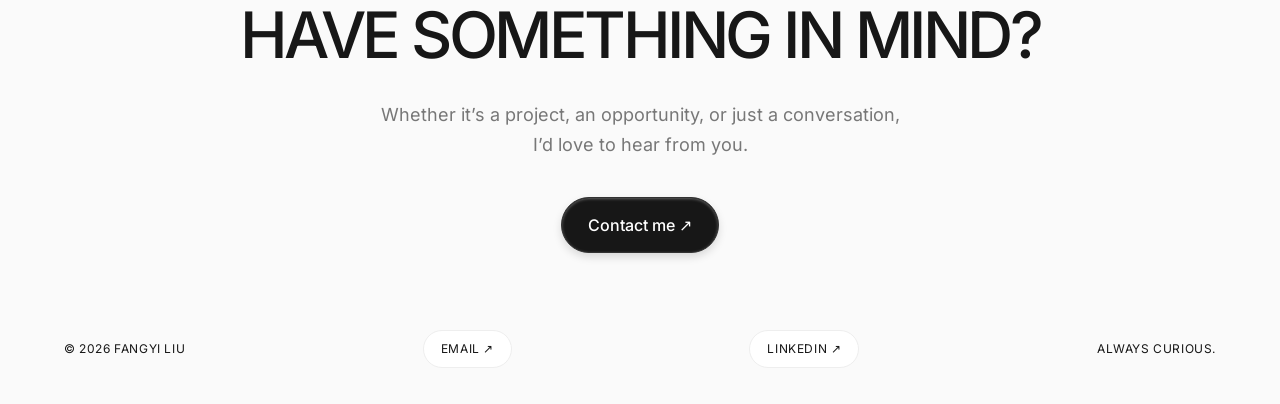
<file: project-the-row.html>
<!doctype html><html lang="en"><head><meta charset="UTF-8"><meta name="viewport" content="width=device-width,initial-scale=1"><meta name="description" content="A five-page WordPress course website designed and built by Fangyi Liu, using Inspiro, Elementor, custom styling and Yoast SEO."><title>The Row — WordPress Website | Fangyi Liu</title><link rel="stylesheet" href="style.css"><link rel="stylesheet" href="glass.css"><link rel="stylesheet" href="editorial.css"><link rel="stylesheet" href="personal.css"><link rel="stylesheet" href="recording.css"><script src="app.js" defer></script><script src="editorial.js" defer></script><script src="recording.js" defer></script><link rel="stylesheet" href="typography.css"><link rel="stylesheet" href="layout.css"><link rel="stylesheet" href="the-row.css"><link rel="stylesheet" href="case-study.css"><link rel="stylesheet" href="project-overview.css"><script src="case-interactions.js" defer></script></head><body class="film-layout project-detail"><div class="ambient-glass" aria-hidden="true"></div><div class="scroll-veil" aria-hidden="true"></div><div class="scroll-progress" aria-hidden="true"></div><a class="skip" href="#main">Skip to content</a><header><a class="logo" href="index.html" aria-label="Fangyi Liu home">FL<span>®</span></a><span class="header-note">FANGYI LIU<br>SELECTED PERSPECTIVES</span><button class="menu-toggle" aria-expanded="false" aria-controls="navigation">Menu +</button><nav id="navigation" aria-label="Main navigation"><a href="index.html">Home</a><a href="index.html#education">Education</a><a href="index.html#experience">Experience</a><a href="index.html#selected-work">Work <sup>03</sup></a><a href="contact.html">Contact ↗</a></nav></header><main id="main">
  <section class="project-overview" aria-labelledby="project-title"><div class="project-overview-bar"><a class="project-back" href="work.html">← Back</a></div><div class="project-overview-grid"><div class="project-overview-copy"><div class="project-tags"><span>Website Design</span><span>Individual Project</span></div><div class="project-title-line"><h1 id="project-title">The Row</h1><span class="project-type">/ Academic Project</span></div><p class="project-description">A five-page fashion website I designed and built in WordPress, inspired by The Row’s clean, minimal style.</p><div class="project-overview-actions"><a class="dark-pill" href="http://209.182.211.134/58/" target="_blank" rel="noopener noreferrer">Live Preview ↗</a><a class="project-contact" href="contact.html">Contact Me</a></div></div><dl class="project-overview-meta"><div><dt>Service</dt><dd>Web Design, WordPress Development</dd></div><div><dt>Timeline</dt><dd>1 Week</dd></div><div><dt>Tools</dt><dd class="project-tools"><span class="project-tool" title="WordPress"><img src="assets/tools/wordpress.svg" alt="WordPress" width="36" height="36"></span><span class="project-tool" title="Elementor"><img src="assets/tools/elementor.svg" alt="Elementor" width="36" height="36"></span></dd></div></dl></div></section>
  <div class="case-wrap">
    
    
    <section class="case-section reveal" aria-labelledby="row-brief-title">
      <span class="chapter-number" aria-hidden="true">01</span><h2 id="row-brief-title">Project brief</h2>
      <div><p>The final assignment was to create a website on any topic of interest. I chose my favorite fashion brand, The Row, and used its minimal style to guide the typography, color palette, imagery and page layouts.</p><p>I redesigned the homepage, organized brand-related content across five pages and customized the footer to create a consistent experience throughout the site.</p></div>
    </section>
    <section class="case-section reveal" aria-labelledby="row-structure-title">
      <span class="chapter-number" aria-hidden="true">02</span><h2 id="row-structure-title">Website structure</h2>
      <div><p>I organized the site into five pages, with relevant text and imagery on each page and a consistent visual style across them.</p></div>
      <ol class="row-project__pages">
        <li><span class="row-project__page-number" aria-hidden="true">01</span><h3>Home</h3><p>Redesigned homepage</p></li>
        <li><span class="row-project__page-number" aria-hidden="true">02</span><h3>About</h3><p>Brand introduction</p></li>
        <li><span class="row-project__page-number" aria-hidden="true">03</span><h3>Collections</h3><p>Collection-focused content</p></li>
        <li><span class="row-project__page-number" aria-hidden="true">04</span><h3>Blog</h3><p>Editorial content &amp; ad placement</p></li>
        <li><span class="row-project__page-number" aria-hidden="true">05</span><h3>Contact Form</h3><p>A page for visitor inquiries</p></li>
      </ol>
    </section>
    <section class="case-section reveal" aria-labelledby="row-build-title">
      <span class="chapter-number" aria-hidden="true">03</span><h2 id="row-build-title">Design &amp; build</h2>
      <div>
        <p>I switched the WordPress theme to Inspiro and used Elementor with Elementor Addons by WPZOOM to customize the layouts. I adjusted the typography and color palette to reflect The Row’s understated visual identity.</p>
        <p>Customizing the footer and adding social icons helped carry that design through the full site, beyond the homepage.</p>
        <ul class="row-project__skill-tags" aria-label="Design and implementation skills"><li>WordPress</li><li>Elementor</li><li>Theme customization</li><li>Visual design</li></ul>
      </div>
    </section>
    <section class="case-section reveal" aria-labelledby="row-features-title">
      <span class="chapter-number" aria-hidden="true">04</span><h2 id="row-features-title">Functionality &amp; SEO</h2>
      <div class="row-project__features">
        <div><h3>Content discovery</h3><p>I added a Search widget and a fashion and luxury news RSS feed in the footer to connect visitors with relevant content.</p></div>
        <div><h3>Social links &amp; promotion</h3><p>I added Simple Social Icons and configured Ad Inserter to place an advertisement banner on the Blog page.</p></div>
        <div><h3>On-page SEO</h3><p>I used Yoast SEO to refine page titles, keywords and readability, applying SEO considerations alongside the visual design.</p></div>
      </div>
    </section>
    <a class="next-page" href="work.html">Back to all work ↗</a>
  </div>
</main><footer><div class="footer-top"><span>LET’S CONNECT</span><a href="contact.html">HAVE SOMETHING IN MIND?</a><p class="footer-description">Whether it’s a project, an opportunity, or just a conversation,<br>I’d love to hear from you.</p><a class="dark-pill footer-contact" href="contact.html">Contact me ↗</a></div><div class="footer-bottom"><span>© 2026 FANGYI LIU</span><a href="mailto:emilyyxin1234@gmail.com">EMAIL ↗</a><a href="https://www.linkedin.com/in/fangyiliu1218/" target="_blank" rel="noopener">LINKEDIN ↗</a><span>ALWAYS CURIOUS.</span></div></footer><div class="cursor" aria-hidden="true">VIEW ↗</div><div class="transition" aria-hidden="true"></div></body></html>
</file>
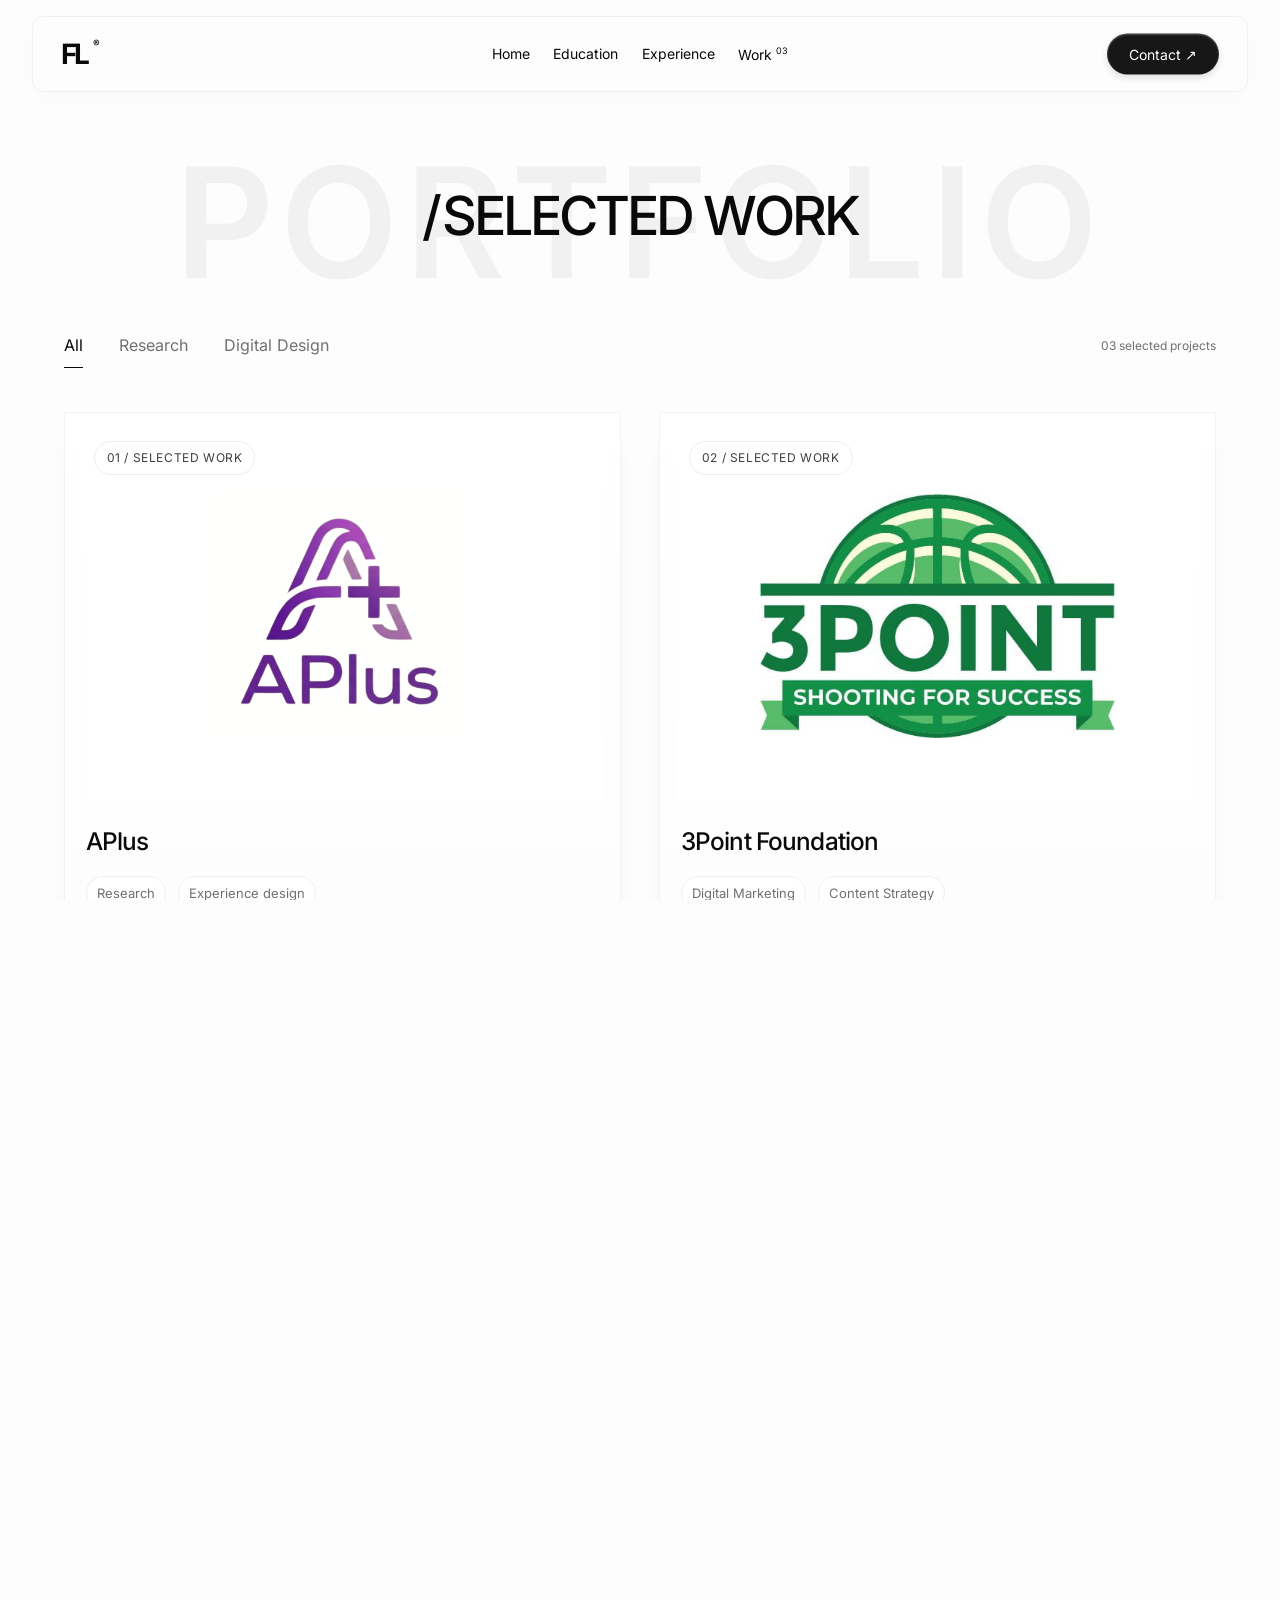
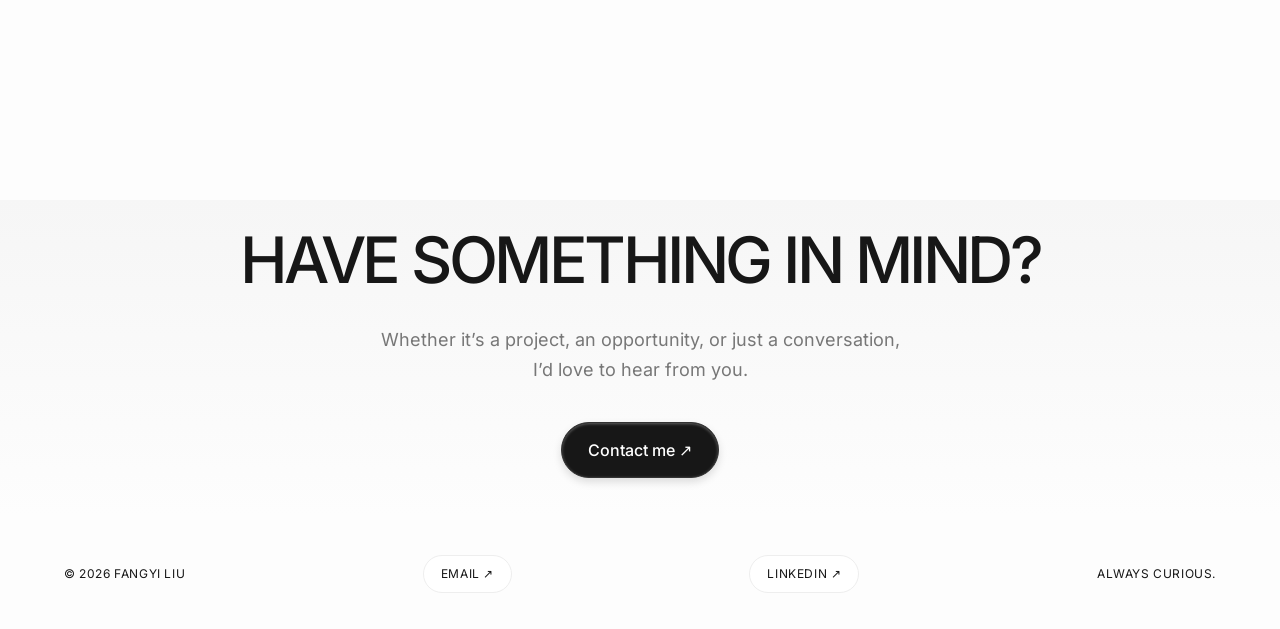
<file: work.html>
<!doctype html><html lang="en"><head><meta charset="UTF-8"><meta name="viewport" content="width=device-width,initial-scale=1"><meta name="description" content="Fangyi Liu — a portfolio of marketing, audience research and digital experiences."><title>Work — Fangyi Liu</title><link rel="stylesheet" href="style.css"><link rel="stylesheet" href="glass.css"><link rel="stylesheet" href="editorial.css"><link rel="stylesheet" href="personal.css"><link rel="stylesheet" href="recording.css"><script src="app.js" defer></script><script src="editorial.js" defer></script><script src="recording.js" defer></script><link rel="stylesheet" href="typography.css"><link rel="stylesheet" href="layout.css"></head><body class="film-layout"><div class="ambient-glass" aria-hidden="true"></div><div class="scroll-veil" aria-hidden="true"></div><div class="scroll-progress" aria-hidden="true"></div><a class="skip" href="#main">Skip to content</a><header><a class="logo" href="index.html" aria-label="Fangyi Liu home">FL<span>®</span></a><span class="header-note">FANGYI LIU<br>SELECTED PERSPECTIVES</span><button class="menu-toggle" aria-expanded="false" aria-controls="navigation">Menu +</button><nav id="navigation" aria-label="Main navigation"><a href="index.html">Home</a><a href="index.html#education">Education</a><a href="index.html#experience">Experience</a><a href="index.html#selected-work">Work <sup>03</sup></a><a href="contact.html">Contact ↗</a></nav></header><main id="main"><div class="work-heading"><span class="ghost-title" aria-hidden="true">PORTFOLIO</span><h1>SELECTED WORK</h1><p>Research, strategy and digital experiences.<br>A selection of questions turned into thoughtful work.</p></div><section class="work-gallery"><div class="work-toolbar"><div class="work-filters" role="group" aria-label="Filter projects"><button type="button" data-work-filter="all" aria-pressed="true">All</button><button type="button" data-work-filter="research" aria-pressed="false">Research</button><button type="button" data-work-filter="digital" aria-pressed="false">Digital Design</button></div><span class="work-count" role="status" aria-live="polite">03 selected projects</span></div><div class="work-grid"><a class="work-card reveal" href="project-aplus.html" data-work-category="research" data-cursor><div class="work-image logo-image"><img src="assets/aplus-logo.jpg" alt="Logo for APlus" loading="lazy" width="1536" height="1024"><span class="tag">01 / SELECTED WORK</span></div><div class="work-caption"><div><h3>APlus</h3><p class="meta"><span>Research</span><span>Experience design</span></p></div><span aria-hidden="true">↗</span></div></a><a class="work-card reveal" href="project-3point.html" data-work-category="research" data-cursor><div class="work-image logo-image"><img src="assets/3point-logo.jpg" alt="Logo for 3Point Foundation" loading="lazy" width="1536" height="1024"><span class="tag">02 / SELECTED WORK</span></div><div class="work-caption"><div><h3>3Point Foundation</h3><p class="meta"><span>Digital Marketing</span><span>Content Strategy</span></p></div><span aria-hidden="true">↗</span></div></a><a class="work-card reveal" href="project-the-row.html" data-work-category="digital" data-cursor><div class="work-image logo-image"><img src="assets/the-row-logo-hd.png" alt="The Row hand-drawn monogram logo" loading="lazy" width="1334" height="1179"><span class="tag">03 / SELECTED WORK</span></div><div class="work-caption"><div><h3>The Row</h3><p class="meta"><span>Web design</span><span>WordPress</span></p></div><span aria-hidden="true">↗</span></div></a></div><p class="project-note">Academic and independent projects. Project logos are supplied assets.</p></section></main><footer><div class="footer-top"><span>LET’S CONNECT</span><a href="contact.html">HAVE SOMETHING IN MIND?</a><p class="footer-description">Whether it’s a project, an opportunity, or just a conversation,<br>I’d love to hear from you.</p><a class="dark-pill footer-contact" href="contact.html">Contact me ↗</a></div><div class="footer-bottom"><span>© 2026 FANGYI LIU</span><a href="mailto:emilyyxin1234@gmail.com">EMAIL ↗</a><a href="https://www.linkedin.com/in/fangyiliu1218/" target="_blank" rel="noopener">LINKEDIN ↗</a><span>ALWAYS CURIOUS.</span></div></footer><div class="cursor" aria-hidden="true">VIEW ↗</div><div class="transition" aria-hidden="true"></div></body></html>
</file>
<file: style.css>
:root{--paper:#f5f5f1;--ink:#171817;--line:#d3d4cc;--lime:#d8ff36;--muted:#64675e}*{box-sizing:border-box}html{scroll-behavior:smooth}body{margin:0;background:var(--paper);color:var(--ink);font-family:'DM Sans',Arial,sans-serif}a{color:inherit;text-decoration:none}button{font:inherit;color:inherit;cursor:pointer}a:focus-visible,button:focus-visible,summary:focus-visible{outline:3px solid #668300;outline-offset:6px}::selection{background:var(--lime);color:var(--ink)}header{height:104px;margin:0 4%;display:flex;align-items:center;gap:42px;border-bottom:1px solid var(--line)}.logo{font-size:42px;font-weight:700;letter-spacing:-5px}.logo span{font-size:15px;vertical-align:top;letter-spacing:0;margin-left:6px}.header-note,.eyebrow,.small,.art-label,.art-end,.section-label,.footer-bottom,.footer-top>span,.meta,.tag{font-size:12px;line-height:1.5;letter-spacing:.05em}.header-note{font-size:10px}nav{display:flex;gap:25px;margin-left:auto;font-size:14px}nav a{position:relative;padding:7px 0}nav a:after{content:'';position:absolute;bottom:0;left:0;width:0;height:2px;background:var(--ink);transition:width .3s}nav a:hover:after,nav a[aria-current]:after{width:100%}nav sup{font-size:9px}.menu-toggle{display:none}.hero{padding:30px 4% 0}.eyebrow{display:flex;justify-content:space-between}h1,h2,h3,p{margin:0}h1,h2,h3{font-family:'Space Grotesk',Arial,sans-serif;font-weight:500}h1{font-size:clamp(72px,12.7vw,210px);letter-spacing:-.075em;line-height:.94;margin:42px 0 32px}h1>span{display:block}i{font-family:Georgia,serif;font-weight:400;letter-spacing:-.065em}.second-line{display:flex;align-items:center;gap:.16em;padding-left:13%}.hero-arrow{font-family:Arial;font-size:.75em;display:grid;place-items:center;border:1px solid var(--ink);border-radius:50%;width:1.15em;height:1.15em;margin-left:auto;transition:background .3s,transform .5s}.hero-arrow:hover{background:var(--lime);transform:rotate(45deg)}.hero-bottom{display:flex;align-items:center;justify-content:space-between;margin:36px 0 38px;gap:22px}.hero-bottom p{font-size:16px;line-height:1.5}.pill{border:1px solid var(--ink);border-radius:40px;padding:15px 22px;display:inline-flex;gap:38px;align-items:center;font-size:14px;background:transparent;transition:background .3s,transform .3s}.pill:hover{background:var(--lime);transform:translateY(-3px)}.hero-art{position:relative;min-height:490px;overflow:hidden;background:var(--lime);padding:28px;display:flex;flex-direction:column;justify-content:space-between;background-image:url('assets/hero.png');background-size:cover;background-position:center}.art-caption{font-size:clamp(46px,7vw,100px);line-height:.95;letter-spacing:-.055em;max-width:45%;position:relative;z-index:1}.art-end{align-self:flex-end}.section{padding:100px 4%}.section-head{display:flex;justify-content:space-between;align-items:end;margin-bottom:48px;gap:24px}.section h2{font-size:clamp(44px,6.5vw,100px);line-height:1;letter-spacing:-.065em}.section-label{margin-bottom:25px}.work-grid{display:grid;grid-template-columns:1fr 1fr;gap:65px 28px}.work-card:nth-child(even){padding-top:100px}.work-image{aspect-ratio:1.25;overflow:hidden;position:relative;background:#ddd}.work-image img{width:100%;height:100%;object-fit:cover;transition:transform .9s cubic-bezier(.2,.7,.2,1)}.work-card:hover img{transform:scale(1.07)}.work-image .tag{position:absolute;left:20px;top:20px;background:var(--paper);padding:6px 12px;border-radius:30px}.work-caption{display:flex;justify-content:space-between;align-items:center;padding-top:18px;border-top:1px solid var(--line);margin-top:16px}.work-caption h3{font-size:27px;letter-spacing:-.045em}.work-caption .meta{margin-top:8px;color:var(--muted)}.work-caption>span{font-size:32px}.intro{display:grid;grid-template-columns:1fr 2fr;border-top:1px solid var(--line);gap:40px}.intro p{font-size:clamp(27px,3.8vw,60px);line-height:1.15;letter-spacing:-.045em}.intro .pill{margin-top:32px}.marquee{overflow:hidden;background:var(--lime);padding:24px 0}.marquee-track{width:max-content;display:flex;animation:marquee 32s linear infinite;gap:40px;font-family:'Space Grotesk',sans-serif;font-size:clamp(35px,5vw,76px);letter-spacing:-.04em}.marquee:hover .marquee-track{animation-play-state:paused}@keyframes marquee{to{transform:translateX(-50%)}}footer{background:var(--ink);color:var(--paper);padding:65px 4% 24px}.footer-top>a{display:block;font-family:'Space Grotesk',sans-serif;font-size:clamp(42px,8vw,120px);line-height:1.15;letter-spacing:-.065em;margin:28px 0 65px}.footer-top>a:hover{color:var(--lime)}.footer-bottom{display:flex;justify-content:space-between;gap:22px;border-top:1px solid #4b4d44;padding-top:22px}.page-head{padding:45px 4% 65px}.page-head h1{font-size:clamp(64px,10.5vw,160px);max-width:1100px}.page-head .lead{font-size:20px;line-height:1.55;max-width:560px;margin-left:auto}.split{display:grid;grid-template-columns:1fr 1fr;gap:8%;align-items:center}.large-image{width:100%;aspect-ratio:.9;object-fit:cover}.body-copy{font-size:19px;line-height:1.7;color:var(--muted);margin-top:24px}.skill-list{display:flex;gap:10px;flex-wrap:wrap;margin-top:28px}.skill-list span{border:1px solid var(--line);padding:10px 17px;border-radius:40px;font-size:14px}.timeline{border-top:1px solid var(--ink)}.timeline-row{display:grid;grid-template-columns:1fr 2fr;gap:40px;padding:44px 0;border-bottom:1px solid var(--line)}.timeline-row h2{font-size:clamp(30px,4vw,56px);line-height:1.1}.timeline-row .body-copy{max-width:660px}.timeline-row .meta{margin-top:12px}.timeline-row details{margin-top:24px;font-size:16px;line-height:1.8}.timeline-row summary{cursor:pointer;width:fit-content;border-bottom:1px solid}.contact-page{background:var(--lime);min-height:70vh}.contact-page .page-head{padding-bottom:30px}.contact-email{font-size:clamp(18px,3vw,46px);letter-spacing:-.03em;border-bottom:2px solid;padding-bottom:8px;display:inline-block;overflow-wrap:anywhere}.contact-actions{display:flex;gap:20px;flex-wrap:wrap;margin-top:35px}.copy-status{min-height:24px;margin-top:18px}.contact-bottom{display:flex;justify-content:space-between;margin-top:100px;gap:30px}.cursor{position:fixed;top:0;left:0;width:84px;height:84px;border-radius:50%;background:var(--lime);display:grid;place-items:center;font-size:12px;pointer-events:none;z-index:30;opacity:0;transform:translate(-50%,-50%) scale(.5);transition:opacity .2s,scale .2s}.cursor.active{opacity:1;scale:1}.transition{position:fixed;inset:0;background:var(--lime);z-index:100;transform:translateY(100%);pointer-events:none}.transition.leaving{animation:wipe .35s forwards}@keyframes wipe{to{transform:translateY(0)}}.reveal{opacity:1}.motion .reveal{opacity:0;transform:translateY(32px);transition:opacity .8s,transform .8s}.motion .reveal.in{opacity:1;transform:none}.skip{position:fixed;top:-70px;left:15px;background:var(--lime);padding:15px;z-index:200}.skip:focus{top:15px}body.enter main{animation:enter .8s both}@keyframes enter{from{opacity:0;transform:translateY(20px)}to{opacity:1;transform:none}}.project-hero{width:100%;max-height:700px;object-fit:cover}.project-text{display:grid;grid-template-columns:1fr 2fr;gap:8%;margin-top:60px}.project-text h2{font-size:34px}.project-text p{font-size:20px;line-height:1.7}.project-note{margin:20px 0;color:var(--muted);font-size:14px}.next-page{display:block;border-top:1px solid var(--line);padding-top:30px;margin-top:65px;font-size:30px}
@media(min-width:1600px){header,.hero,.section,.page-head,footer{padding-left:max(4%,calc((100vw - 1600px)/2));padding-right:max(4%,calc((100vw - 1600px)/2))}header{margin:0}}@media(max-width:1000px){.header-note{display:none}nav{gap:17px}.hero-bottom .small{display:none}.hero-art{min-height:400px}.art-caption{max-width:60%}}@media(max-width:700px){header{height:80px}.logo{font-size:36px}.menu-toggle{display:block;margin-left:auto;border:0;background:transparent;padding:12px 0;font-size:16px}nav{display:none;position:absolute;top:80px;left:0;right:0;z-index:50;background:var(--paper);padding:20px 6% 35px;border-bottom:1px solid;flex-direction:column;gap:5px;font-size:24px}nav.open{display:flex}.hero{padding-top:24px}.eyebrow{font-size:10px;gap:20px}h1{font-size:15vw;margin:40px 0;line-height:1.02}.second-line{padding-left:0}.hero-bottom{align-items:start;flex-direction:column;margin-top:25px}.hero-art{min-height:390px;background-position:center}.art-caption{font-size:54px;max-width:90%}.art-end{font-size:10px}.section{padding:65px 5%}.section-head{align-items:start;flex-direction:column;margin-bottom:32px}.work-grid,.split,.intro,.timeline-row,.project-text{grid-template-columns:1fr;gap:28px}.work-card:nth-child(even){padding-top:0}.work-grid{gap:45px}.footer-bottom{flex-wrap:wrap;font-size:10px}.footer-bottom span:last-child{display:none}.page-head{padding:35px 5% 40px}.page-head h1{font-size:16vw}.page-head .lead{font-size:18px}.timeline-row{padding:30px 0;gap:20px}.contact-bottom{flex-direction:column;margin-top:65px}.cursor{display:none}.intro p{font-size:30px}.hero-arrow{font-size:.65em}.large-image{max-height:500px}.section h2{font-size:46px}}@media(prefers-reduced-motion:reduce){html{scroll-behavior:auto}*,*:before,*:after{animation:none!important;transition:none!important}.motion .reveal{opacity:1;transform:none}.cursor{display:none}}
</file>
<file: glass.css>
:root{--paper:#eef2f7;--ink:#24334a;--line:rgba(74,100,138,.18);--lime:#dbe8ff;--muted:#627086;--scroll:0}body{background:#eef2f7;color:var(--ink)}.ambient-glass{position:fixed;inset:-12%;z-index:-1;pointer-events:none;background:radial-gradient(ellipse at 15% 22%,rgba(174,201,236,.54),transparent 42%),radial-gradient(ellipse at 85% 58%,rgba(199,190,228,.48),transparent 43%),radial-gradient(ellipse at 40% 90%,rgba(190,225,231,.45),transparent 45%),linear-gradient(145deg,#fcfdff,#e8edf5 55%,#e7e5ef);transform:translate3d(0,calc(var(--scroll)*-5%),0);filter:hue-rotate(calc(var(--scroll)*18deg));transition:filter .3s}.scroll-progress{position:fixed;top:0;left:0;width:100%;height:2px;background:#687ea6;transform:scaleX(var(--scroll));transform-origin:left;z-index:90}header{position:sticky;top:16px;height:76px;margin:16px 3% 0;padding:0 26px;border:1px solid rgba(255,255,255,.85);border-radius:24px;background:linear-gradient(125deg,rgba(255,255,255,.72),rgba(249,251,255,.32));box-shadow:0 10px 35px rgba(76,96,128,.07),inset 0 1px 0 white,inset 0 -1px 0 rgba(255,255,255,.45);backdrop-filter:blur(24px) saturate(140%);-webkit-backdrop-filter:blur(24px) saturate(140%);z-index:60;gap:30px}.logo{font-size:32px;letter-spacing:-3px}.logo span{font-size:10px}.header-note{font-size:9px;color:#52627b}nav{gap:22px}nav a{font-size:13px}nav a:after{background:#617b9d}nav a[aria-current]{color:#244b83}.particle-hero{position:relative;min-height:calc(100svh - 92px);padding:40px 5% 24px;display:flex;flex-direction:column;justify-content:center;isolation:isolate;overflow:hidden}.hero-grid{position:absolute;inset:20px 4% 0;background-image:linear-gradient(rgba(83,112,160,.045) 1px,transparent 1px),linear-gradient(90deg,rgba(83,112,160,.045) 1px,transparent 1px);background-size:70px 70px;mask-image:radial-gradient(ellipse at center,black,transparent 72%);z-index:-1}.hero-kicker,.hero-footnote,.intro-eyebrow,.stage-caption{font-size:10px;letter-spacing:.12em;line-height:1.5;color:#64758c}.hero-kicker{display:flex;justify-content:space-between;padding:0 1%;margin-bottom:20px}.name-stage{position:relative;width:100%;height:clamp(200px,24vw,370px);display:grid;place-items:center;isolation:isolate}.name-stage h1{font-family:'Space Grotesk',Arial,sans-serif;font-weight:700;font-size:clamp(45px,12.2vw,195px);letter-spacing:-.065em;margin:0;line-height:1.2;text-align:center;color:#334961;white-space:nowrap;transition:opacity .3s}.name-stage.ready h1{opacity:0}#name-particles{position:absolute;inset:0;width:100%;height:100%;pointer-events:auto}.stage-caption{position:absolute;bottom:8px;left:50%;transform:translateX(-50%);font-size:9px;white-space:nowrap;color:#7788a1}.glass-intro{text-align:center;margin:18px auto 28px;max-width:780px}.intro-eyebrow{font-size:10px;margin-bottom:20px}.hero-statement{font-size:clamp(22px,2.65vw,42px);font-weight:400;letter-spacing:-.03em;line-height:1.3}.hero-statement i{letter-spacing:-.025em;color:#657992}.glass-scroll{display:inline-flex;align-items:center;gap:34px;margin-top:28px;font-size:13px;padding:14px 20px;border:1px solid rgba(255,255,255,.95);border-radius:50px;background:linear-gradient(140deg,rgba(255,255,255,.72),rgba(255,255,255,.2));box-shadow:0 8px 28px rgba(69,93,134,.1),inset 0 1px 0 white;backdrop-filter:blur(16px);transition:transform .4s,box-shadow .4s}.glass-scroll:hover{transform:translateY(-3px);box-shadow:0 15px 35px rgba(69,93,134,.18)}.glass-scroll span{animation:float-down 2.5s ease-in-out infinite}@keyframes float-down{50%{transform:translateY(4px)}}.hero-footnote{display:flex;justify-content:space-between;gap:25px;margin-top:auto;padding-top:28px;font-size:9px}.section{position:relative}.section-head h2{font-size:clamp(40px,5.7vw,84px);letter-spacing:-.055em}h1 i,h2 i{color:#677b96}.section-label{color:#667b95}.work-card .work-image{border-radius:22px;border:1px solid rgba(255,255,255,.9);box-shadow:0 20px 45px rgba(63,84,117,.1)}.work-image img,.large-image,.project-hero{filter:saturate(.48)}.work-card:first-child .work-image img{filter:saturate(.15)}.work-caption{border-color:rgba(87,109,139,.18)}.work-image .tag{background:rgba(255,255,255,.72);backdrop-filter:blur(15px);border:1px solid rgba(255,255,255,.8);color:#2b3c52}.pill{border-color:rgba(255,255,255,.9);background:rgba(255,255,255,.35);box-shadow:inset 0 1px 0 white,0 7px 22px rgba(69,93,134,.06);backdrop-filter:blur(16px);-webkit-backdrop-filter:blur(16px)}.pill:hover{background:rgba(255,255,255,.7)}.marquee{background:rgba(244,248,255,.32);border-top:1px solid rgba(255,255,255,.8);border-bottom:1px solid rgba(255,255,255,.8);backdrop-filter:blur(20px);color:#718199}.marquee-track{font-weight:400;font-size:clamp(32px,4vw,64px)}.intro{border-top:1px solid rgba(255,255,255,.8)}footer{background:linear-gradient(135deg,rgba(218,229,244,.7),rgba(248,249,255,.45));backdrop-filter:blur(24px);color:var(--ink);border-top:1px solid white}.footer-top>a:hover{color:#718bb2}.footer-bottom{border-color:var(--line)}.page-head{padding-top:70px}.page-head h1{font-size:clamp(64px,9.5vw,150px)}.timeline{border-top:0}.timeline-row{padding:40px;border:1px solid rgba(255,255,255,.85);background:linear-gradient(135deg,rgba(255,255,255,.52),rgba(255,255,255,.17));border-radius:24px;box-shadow:inset 0 1px 0 white,0 16px 36px rgba(72,94,131,.05);backdrop-filter:blur(20px);margin-bottom:20px}.large-image,.project-hero{border-radius:24px}.skill-list span{background:rgba(255,255,255,.3);border-color:rgba(255,255,255,.8)}.contact-page{background:transparent}.contact-email{border-color:#9bacc6}.cursor{background:rgba(242,247,255,.72);border:1px solid white;backdrop-filter:blur(18px);color:#294268;box-shadow:0 5px 20px #516b9222}.transition{background:linear-gradient(140deg,#e8eef8,#d8e1f0,#f4f6fb);backdrop-filter:blur(20px)}.transition.leaving{animation:glass-fade .35s forwards}@keyframes glass-fade{from{transform:none;opacity:0}to{transform:none;opacity:1}}.motion .reveal{filter:blur(7px);transform:translateY(36px);transition:opacity 1s,transform 1s,filter 1s}.motion .reveal.in{filter:blur(0)}.section[id]{scroll-margin-top:110px}.page-head,.work-card,.glass-intro{will-change:auto}a:focus-visible,button:focus-visible,summary:focus-visible{outline-color:#5675a8}@media(min-width:1600px){header{margin:16px auto 0;max-width:1500px;padding:0 32px}.particle-hero{padding-left:max(5%,calc((100vw - 1500px)/2));padding-right:max(5%,calc((100vw - 1500px)/2))}}@media(max-width:900px){header{gap:20px;padding:0 20px}nav{gap:16px}.header-note{display:none}.name-stage{height:260px}.particle-hero{min-height:calc(100svh - 92px)}.hero-footnote span:nth-child(2){display:none}}@media(max-width:700px){header{top:10px;height:65px;border-radius:20px;margin:10px 4% 0}.menu-toggle{font-size:14px}.particle-hero{min-height:calc(100svh - 75px);padding:35px 5% 23px;justify-content:center}.hero-kicker{margin-bottom:auto;font-size:8px;gap:20px}.hero-kicker span:last-child{max-width:90px;text-align:right}.name-stage{height:240px;margin-top:24px}.name-stage h1{font-size:13vw}.glass-intro{margin-top:16px;margin-bottom:auto}.hero-statement{font-size:26px}.intro-eyebrow{font-size:8px;letter-spacing:.08em}.hero-footnote{margin-top:32px;font-size:8px}.stage-caption{font-size:8px}.glass-scroll{margin-top:26px}nav{top:74px;background:rgba(244,248,255,.97);backdrop-filter:blur(25px);border:1px solid white;border-radius:20px;box-shadow:0 20px 50px #506b9220}nav a{font-size:23px}.page-head{padding-top:45px}.timeline-row{padding:25px}.section-head h2{font-size:44px}.page-head h1{font-size:15vw}.work-image{border-radius:18px}.hero-grid{background-size:45px 45px}}@media(prefers-reduced-motion:reduce){.ambient-glass{transform:none;filter:none}.motion .reveal{filter:none}.name-stage h1{opacity:1!important}#name-particles{display:none}.stage-caption{display:none}.scroll-progress{display:none}}@supports not (backdrop-filter:blur(1px)){header,nav,.timeline-row{background:#f0f4fa}.pill,.glass-scroll{background:#f4f7fc}}
:root{--paper:#f6f2e9;--ink:#38362f;--line:rgba(105,96,77,.18);--lime:#eee7d8;--muted:#797367}
body{background:#f6f2e9}
.ambient-glass{background:radial-gradient(ellipse at 15% 22%,rgba(227,217,195,.4),transparent 42%),radial-gradient(ellipse at 85% 58%,rgba(236,224,203,.38),transparent 43%),radial-gradient(ellipse at 40% 90%,rgba(229,224,210,.35),transparent 45%),linear-gradient(145deg,#fcfaf5,#f6f2e9 55%,#eee8dc);filter:none}
header{background:linear-gradient(125deg,rgba(255,253,247,.78),rgba(250,246,236,.42));box-shadow:0 10px 35px rgba(105,91,62,.07),inset 0 1px 0 #fffefb,inset 0 -1px 0 rgba(255,253,247,.5)}
.scroll-progress,nav a:after{background:#a09276}nav a[aria-current]{color:#6a5940}.header-note,.hero-kicker,.hero-footnote,.intro-eyebrow,.stage-caption,.section-label{color:#837969}.name-stage h1{color:#544c3f}.hero-statement i,h1 i,h2 i{color:#8b7c66}.hero-grid{background-image:linear-gradient(rgba(127,110,77,.045) 1px,transparent 1px),linear-gradient(90deg,rgba(127,110,77,.045) 1px,transparent 1px)}
.glass-scroll{background:linear-gradient(140deg,rgba(255,253,247,.8),rgba(255,250,240,.3));box-shadow:0 8px 28px rgba(105,91,62,.09),inset 0 1px 0 white}.glass-scroll:hover{box-shadow:0 15px 35px rgba(105,91,62,.16)}
.work-image .tag{background:rgba(255,252,245,.78);color:#544c3f}.work-caption{border-color:var(--line)}.pill{background:rgba(255,252,245,.45);box-shadow:inset 0 1px 0 white,0 7px 22px rgba(105,91,62,.06)}.pill:hover{background:rgba(255,253,247,.85)}.marquee{background:rgba(250,246,236,.4);color:#938673}footer{background:linear-gradient(135deg,rgba(231,220,201,.65),rgba(252,249,242,.6))}.footer-top>a:hover{color:#968163}.timeline-row{background:linear-gradient(135deg,rgba(255,253,247,.65),rgba(250,245,234,.28));box-shadow:inset 0 1px 0 white,0 16px 36px rgba(105,91,62,.05)}.skill-list span{background:rgba(255,251,242,.45)}.contact-email{border-color:#b3a48b}.cursor{background:rgba(255,250,238,.78);color:#6d5b3e;box-shadow:0 5px 20px #79694422}.transition{background:linear-gradient(140deg,#f6f2e9,#e9e0d0,#fcfaf5)}a:focus-visible,button:focus-visible,summary:focus-visible{outline-color:#9c835c}@media(max-width:700px){nav{background:rgba(250,247,239,.97);box-shadow:0 20px 50px #79694420}}@supports not (backdrop-filter:blur(1px)){header,nav,.timeline-row{background:#f6f2e9}.pill,.glass-scroll{background:#fcfaf5}}
</file>
<file: editorial.css>
:root{--paper:#fdfdfd;--ink:#0a0909;--line:#e9e9e9;--lime:#f3f3f3;--muted:#707070}body{background:#fdfdfd;color:#0a0909}.ambient-glass{background:#fdfdfd;transform:none;filter:none}header{background:linear-gradient(135deg,rgba(253,253,253,.93),rgba(253,253,253,.74));box-shadow:0 8px 30px #00000005,inset 0 1px 0 #fff;border-color:#f0f0f0}.header-note,.hero-kicker,.hero-footnote,.intro-eyebrow,.stage-caption,.section-label{color:#707070}.hero-statement i,h1 i,h2 i{color:#707070}.name-stage h1{color:#171717}nav a[aria-current]{color:#0a0909}nav a:after,.scroll-progress{background:#303030}.hero-grid{opacity:.45;background-image:linear-gradient(#eeeeee 1px,transparent 1px),linear-gradient(90deg,#eeeeee 1px,transparent 1px)}.glass-scroll,.pill{background:linear-gradient(140deg,#ffffffdc,#fdfdfd85);box-shadow:0 5px 18px #00000007,inset 0 1px 0 white;border:1px solid #ededed}.glass-scroll:hover,.pill:hover{background:#f7f7f7;box-shadow:0 8px 24px #0000000c}.marquee{background:#fafafa;color:#7b7b7b;border-color:#f2f2f2}footer{background:linear-gradient(#fafafa,#fdfdfd);border-color:#ededed}.footer-top>a:hover{color:#707070}.timeline-row{background:linear-gradient(140deg,#ffffffc9,#f8f8f885);border-color:#efefef;box-shadow:0 12px 30px #00000004}.skill-list span{background:#fafafa;border-color:#ededed}.contact-email{border-color:#707070}.cursor{background:#ffffffdb;color:#0a0909;box-shadow:0 5px 20px #00000010}.transition{background:#fdfdfd;backdrop-filter:blur(10px)}.work-image img,.large-image,.project-hero,.work-card:first-child .work-image img{filter:none}a:focus-visible,button:focus-visible,summary:focus-visible{outline-color:#555}.work-heading{position:relative;text-align:center;padding:85px 20px 65px;max-width:1100px;margin:auto;isolation:isolate}.work-heading .ghost-title{position:absolute;left:0;right:0;top:38px;z-index:-1;color:#f1f1f1;font-size:clamp(54px,10vw,145px);font-weight:600;letter-spacing:.04em;line-height:1.2;pointer-events:none}.work-heading h1,.work-heading h2{font-family:'DM Sans',Arial,sans-serif;font-size:clamp(28px,3.6vw,48px);font-weight:500;letter-spacing:-.055em;line-height:1.2;margin:25px 0 0}.work-heading h1:before,.work-heading h2:before{content:'/';margin-right:3px}.work-heading p{font-size:16px;color:#707070;max-width:520px;margin:22px auto 0;line-height:1.6}.work-gallery{max-width:1100px;margin:auto;padding:15px 36px 110px}.work-toolbar{display:flex;justify-content:space-between;align-items:center;margin-bottom:35px;gap:25px}.work-filters{display:flex;gap:25px;flex-wrap:wrap}.work-filters button{padding:8px 0;border:0;border-bottom:1px solid transparent;background:none;color:#707070;font-size:14px}.work-filters button[aria-pressed=true]{color:#0a0909;border-color:#0a0909}.work-count{font-size:12px;color:#707070}.work-grid{grid-template-columns:repeat(2,minmax(0,1fr));gap:38px 30px}.work-card{display:block;background:linear-gradient(#fff,#fdfdfd);padding:12px 12px 22px;border:1px solid #f4f4f4;box-shadow:0 16px 26px -20px #00000032;transition:transform .45s,box-shadow .45s}.work-card:nth-child(even){padding-top:12px}.work-card:hover{box-shadow:0 20px 32px -18px #00000038}.work-card .work-image{border-radius:2px;aspect-ratio:1.42;box-shadow:none;border:0}.work-image .tag{top:12px;left:12px;background:#fffffff0;color:#3f3f3f;font-size:10px;border:1px solid #ededed;padding:4px 8px}.work-image:after{content:'↗';position:absolute;left:50%;top:50%;width:48px;height:48px;display:grid;place-items:center;transform:translate(-50%,-40%);opacity:0;transition:opacity .3s,transform .3s;background:#ffffffdf;border-radius:50%;backdrop-filter:blur(12px);color:#0a0909}.work-card:hover .work-image:after,.work-card:focus-visible .work-image:after{opacity:1;transform:translate(-50%,-50%)}.work-caption{padding:15px 5px 0;margin:0;border:0;align-items:start}.work-caption h3{font-family:'DM Sans',sans-serif;font-size:20px;letter-spacing:-.035em;line-height:1.35}.work-caption>span{display:none}.work-caption .meta{font-size:12px;letter-spacing:0;margin-top:12px;display:flex;gap:8px;flex-wrap:wrap}.work-caption .meta span{display:inline-block;border:1px solid #f0f0f0;border-radius:30px;padding:5px 10px;background:#fff}.work-card[hidden]{display:none!important}.work-empty{font-size:16px;color:#707070}.scroll-veil{position:fixed;left:0;right:0;bottom:0;height:85px;background:linear-gradient(transparent,#fdfdfdee);pointer-events:none;z-index:45}.motion .reveal{filter:blur(3px);transform:translateY(42px);transition:opacity .95s cubic-bezier(.22,1,.36,1),transform .95s cubic-bezier(.22,1,.36,1),filter .95s}.motion .reveal.in{filter:none;transform:none}.scroll-soften{will-change:opacity,transform}body.enter main{animation:paper-enter .85s both}@keyframes paper-enter{from{opacity:0;transform:translateY(12px);filter:blur(3px)}to{opacity:1;transform:none;filter:none}}@media(max-width:700px){nav{background:#fdfdfdf7;box-shadow:0 16px 36px #0000000a}.work-heading{padding:64px 18px 42px}.work-heading .ghost-title{top:40px;font-size:12vw;letter-spacing:.01em}.work-heading h1,.work-heading h2{font-size:29px;margin-top:10px}.work-heading p{font-size:15px}.work-gallery{padding:5px 5% 65px}.work-toolbar{align-items:start;gap:15px;flex-wrap:wrap}.work-filters{gap:22px}.work-grid{grid-template-columns:1fr;gap:28px}.work-card .work-image{aspect-ratio:1.4}.work-caption h3{font-size:20px}.scroll-veil{height:45px}}@media(prefers-reduced-motion:reduce){.scroll-veil{display:none}.scroll-soften{opacity:1!important;transform:none!important}.motion .reveal{filter:none;transform:none}}
</file>
<file: personal.css>
.portrait{margin:0}.portrait img{display:block;width:100%;height:auto;max-height:700px;object-fit:cover;object-position:50% 48%;border-radius:18px}.portrait figcaption{font-size:12px;letter-spacing:.08em;color:#707070;margin-top:16px}.personal-about{align-items:start;padding-top:15px}.personal-about h2{font-size:clamp(34px,4vw,60px)}.personal-about .pill{margin-top:28px}.logo-image{display:grid;place-items:center;background:white}.work-card .logo-image img{width:68%;height:68%;object-fit:contain;margin:auto;filter:none!important}.work-card:hover .logo-image img{transform:scale(1.035)}.case-wrap{max-width:1120px;margin:0 auto;padding:0 5% 100px}.case-logo{display:grid;place-items:center;min-height:300px;padding:55px;border:1px solid #f0f0f0;background:#fff;border-radius:14px}.case-logo img{max-width:350px;width:70%;max-height:230px;object-fit:contain}.case-credit{font-size:12px;color:#707070;letter-spacing:.06em;line-height:1.7;margin:24px 0 55px}.case-section{display:grid;grid-template-columns:1fr 2fr;gap:55px;padding:38px 0;border-top:1px solid #eaeaea}.case-section h2{font-size:27px;letter-spacing:-.035em;line-height:1.2}.case-section p,.case-section li{font-size:17px;line-height:1.75;color:#505050}.case-section p+p{margin-top:18px}.case-section ul{padding-left:20px;margin:15px 0}.case-section li{margin-bottom:9px}@media(max-width:700px){.personal-about{gap:35px}.portrait img{max-height:580px}.case-section{grid-template-columns:1fr;gap:20px;padding:30px 0}.case-logo{min-height:230px;padding:35px}.case-logo img{width:85%}.case-credit{margin-bottom:35px}.case-section p,.case-section li{font-size:16px}}
</file>
<file: recording.css>
.film-layout{background:#fdfdfd}.ambient-glass{background:linear-gradient(130deg,#e0e0e0,#f4f4f4 40%,#e8e8e8);inset:0}.film-layout main,.film-layout footer{width:100%;max-width:none;margin:0;background:#fdfdfd}.film-layout header{max-width:none;top:16px;margin:16px auto 0;width:calc(100% - 96px);border-radius:12px;height:76px;padding:0 32px;box-shadow:0 8px 30px #00000005;position:absolute;left:0;right:0;background:#fdfdfde6}.header-note{display:block}.logo{font-size:28px}.film-layout nav a{font-size:13px}.film-layout nav a:last-child{background:#171717;color:white;border-radius:30px;padding:9px 17px;box-shadow:inset 0 1px 2px #ffffff55,0 3px 7px #00000020}.film-layout nav a:last-child:after{display:none}.portrait-scene{height:145svh;min-height:900px;position:relative}.portrait-stage{height:100svh;min-height:660px;max-height:none;position:sticky;top:0;overflow:hidden;isolation:isolate}.portrait-name{font-family:'DM Sans',Arial,sans-serif;position:absolute;left:5%;right:5%;top:20%;font-size:clamp(80px,11.2vw,165px);font-weight:700;letter-spacing:-.065em;line-height:1.1;text-align:center;margin:0;white-space:nowrap;z-index:1;will-change:transform,opacity}.portrait-name span{color:transparent;-webkit-text-stroke:1.6px #1e1e1e}.hero-person{position:absolute;bottom:0;left:50%;width:40%;height:65%;transform:translateX(-50%);z-index:2;will-change:transform,opacity}.hero-person img{width:100%;height:100%;object-fit:cover;object-position:50% 30%;mask-image:linear-gradient(black 75%,transparent);border-radius:140px 140px 0 0}.hero-person.cutout{height:71%;width:49%;max-width:670px}.hero-person.cutout img{object-fit:contain;object-position:center bottom;border-radius:0;mask-image:linear-gradient(black 90%,transparent)}.hero-bio{position:absolute;left:6%;top:59%;z-index:3;max-width:260px}.hero-bio .eyebrow{font-size:10px;margin-bottom:14px;color:#777}.hero-bio h2{font-family:'DM Sans',sans-serif;font-size:25px;line-height:1.15;letter-spacing:-.035em}.hero-bio>p:not(.eyebrow){font-size:13px;color:#707070;line-height:1.65;margin:14px 0 20px}.dark-pill{display:inline-flex;align-items:center;justify-content:center;border-radius:30px;padding:12px 19px;background:#171717;color:#fff;font-size:13px;border:1px solid #333;box-shadow:inset 0 1px 3px #ffffff50,0 4px 9px #00000022;transition:transform .3s,background .3s}.dark-pill:hover{transform:translateY(-3px);background:#333}.hero-social{position:absolute;right:6%;top:60%;display:flex;flex-direction:column;gap:14px;z-index:3}.hero-social a{font-size:12px;padding:9px 17px;border:1px solid #f0f0f0;background:#ffffffb8;border-radius:25px;box-shadow:0 4px 10px #00000003;backdrop-filter:blur(14px);transition:transform .3s}.hero-social a:hover{transform:translateX(-4px)}.scene-scroll{position:absolute;bottom:18px;left:6%;font-size:9px;letter-spacing:.1em;color:#777;z-index:3}.film-layout #selected-work{max-width:1080px;margin:auto;padding:50px 60px 90px}.film-layout .work-heading{padding-top:65px}.film-layout .work-heading p{display:none}.film-layout .work-heading .ghost-title{font-size:clamp(50px,8vw,110px)}.film-layout .work-card{box-shadow:0 20px 28px -19px #00000035;border:1px solid #f3f3f3}.film-layout .work-gallery{max-width:1080px}.film-layout .work-caption h3{font-size:18px}.film-layout .work-image{aspect-ratio:1.4}.film-layout .page-head{padding-top:155px}.film-layout .work-heading:first-child{padding-top:155px}.film-layout .work-heading:first-child .ghost-title{top:110px}.film-layout #selected-work .work-heading{padding-top:65px}.film-layout #selected-work .ghost-title{top:24px}.film-layout .scroll-veil{display:none}.film-layout .marquee{display:none}.film-section{padding:100px 7%;position:relative}.film-heading{position:relative;isolation:isolate;margin-bottom:60px;padding-top:24px}.film-heading .ghost{position:absolute;top:-20px;left:0;font-size:clamp(50px,8vw,115px);font-weight:600;letter-spacing:.02em;color:#f0f0f0;z-index:-1;line-height:1}.film-heading h2{font-family:'DM Sans',sans-serif;font-size:36px;letter-spacing:-.05em}.film-about{display:grid;grid-template-columns:1fr 1.5fr;gap:65px;align-items:center}.film-about img{width:100%;aspect-ratio:.9;object-fit:cover;object-position:center 30%;border-radius:3px}.film-about p{font-size:24px;line-height:1.5;letter-spacing:-.035em;margin-bottom:25px}.film-about .eyebrow{font-size:11px;letter-spacing:.1em;color:#777}.film-row{display:grid;grid-template-columns:1.4fr 1fr auto;align-items:center;gap:28px;padding:30px 0;border-bottom:1px solid #e5e5e5}.film-row h3{font-size:22px;letter-spacing:-.025em}.film-row p{font-size:15px;color:#777;line-height:1.6}.film-row time{font-size:13px;color:#777}.dark-experience{background:#222;color:#fdfdfd;transition:background .6s}.dark-experience .ghost{color:#303030}.dark-experience .film-row{border-color:#444}.dark-experience .film-row p,.dark-experience .film-row time{color:#b1b1b1}.dark-experience .pill{margin-top:35px;background:#ffffff0c;color:white;border-color:#555;box-shadow:none}.film-layout footer{padding:105px 7% 30px;background:linear-gradient(#f3f3f3,#fdfdfd 80%);color:#171717;text-align:center;position:relative;overflow:hidden}.film-layout .footer-top>span{display:inline-block;background:#fff;border-radius:30px;padding:8px 14px;border:1px solid #ececec;font-size:10px;letter-spacing:0}.film-layout .footer-top>a{font-family:'DM Sans',sans-serif;font-size:clamp(32px,4.6vw,60px);letter-spacing:-.055em;margin:25px 0 20px;font-weight:500}.film-layout .footer-top>a i{font-family:inherit;font-style:normal}.footer-description{font-size:16px;color:#777;line-height:1.7;max-width:570px;margin:0 auto 28px}.film-layout .footer-bottom{border:0;padding-top:75px;align-items:center;font-size:11px}.film-layout .footer-bottom a{background:#fff;padding:9px 17px;border:1px solid #eee;border-radius:30px}.film-layout .timeline-row{border-radius:0;background:none;box-shadow:none;border:0;border-bottom:1px solid #e6e6e6;padding:35px 0}.film-layout .timeline{padding:0 3%}.film-layout .timeline-row h2{font-size:38px}.film-layout .page-head h1{font-size:clamp(54px,8vw,105px)}.film-layout main>section.section{padding-left:7%;padding-right:7%}.film-layout .motion .reveal{transition-duration:1.2s}body.experience-dark main{background:#222;color:white}body.experience-dark .page-head .lead,body.experience-dark .section-label,body.experience-dark .body-copy,body.experience-dark .meta{color:#b8b8b8}body.experience-dark h1 i,body.experience-dark h2 i{color:#aaa}body.experience-dark .skill-list span{background:#ffffff0a;border-color:#454545}body.experience-dark .timeline-row{border-color:#444}.film-layout .transition{background:#fdfdfd}
@media(min-width:1456px){.portrait-name{font-size:165px}}@media(max-width:900px){.film-layout header{width:94%;padding:0 20px}.header-note{display:none}.hero-bio{left:5%;max-width:210px}.hero-social{right:5%}.hero-bio h2{font-size:22px}.hero-person.cutout{width:56%}.film-row{grid-template-columns:1.3fr 1fr}.film-row time{grid-column:2}.film-layout #selected-work{padding-left:5%;padding-right:5%}}@media(max-width:700px){.film-layout header{top:12px;margin-top:0;height:65px;width:92%;border-radius:16px}.film-layout nav a{font-size:22px}.film-layout nav a:last-child{align-self:start;font-size:16px;margin-top:10px}.portrait-scene{height:125svh;min-height:920px}.portrait-stage{height:100svh;min-height:740px;max-height:none}.portrait-name{top:16%;font-size:14vw;left:4%;right:4%;letter-spacing:-.065em}.portrait-name span{-webkit-text-stroke:1px #222}.hero-person{top:28%;bottom:auto;height:44%;width:65%}.hero-person.cutout{top:25%;height:47%;width:85%}.hero-bio{top:auto;bottom:55px;left:6%;max-width:65%}.hero-bio h2{font-size:20px}.hero-bio h2 br{display:none}.hero-bio>p:not(.eyebrow){font-size:12px;margin:9px 0 13px}.hero-bio .eyebrow{display:none}.hero-social{top:auto;bottom:83px;right:5%;gap:10px}.hero-social a{font-size:10px;padding:7px 10px}.hero-social a[href="work.html"]{display:none}.scene-scroll{bottom:18px;font-size:8px}.film-section{padding:65px 6%}.film-heading{margin-bottom:35px}.film-heading h2{font-size:28px}.film-heading .ghost{font-size:12vw;top:-5px}.film-about{grid-template-columns:1fr;gap:30px}.film-about img{max-height:450px;aspect-ratio:1}.film-about p{font-size:23px}.film-row{grid-template-columns:1fr;gap:10px;padding:25px 0}.film-row time{grid-column:auto}.film-row h3{font-size:21px}.film-layout .footer-bottom{padding-top:50px;justify-content:center}.film-layout .footer-bottom span:first-child{width:100%}.film-layout .page-head{padding-top:125px}.film-layout .timeline-row h2{font-size:31px}.film-layout .work-heading:first-child{padding-top:130px}.film-layout .work-heading:first-child .ghost-title{top:115px}.film-layout #selected-work .work-heading{padding-top:40px}.film-layout #selected-work .ghost-title{top:33px}.film-layout .work-grid{gap:32px}.film-layout #selected-work{padding-top:20px}}
@media(prefers-reduced-motion:reduce){.portrait-scene{height:auto;min-height:0}.portrait-stage{position:relative}.hero-person,.portrait-name,.hero-bio,.hero-social{opacity:1!important;filter:none!important}.hero-person{transform:translateX(-50%)!important}.portrait-name{transform:none!important}}
.film-layout .footer-top>a.footer-contact{display:inline-flex;font-size:14px;margin:0;padding:12px 20px;letter-spacing:0;line-height:1.5;color:white}.film-layout .footer-top>a.footer-contact:hover{color:white}.section-link{margin-top:30px}.hero-bio>p:not(.eyebrow){font-size:16px}.hero-bio{max-width:260px}.hero-social a,.dark-pill,.film-layout nav a{font-size:14px}.film-layout .header-note{font-size:12px;letter-spacing:.02em}.scene-scroll{font-size:12px}.film-layout .work-count,.film-layout .footer-bottom{font-size:12px}.film-layout .cursor{display:none}.dark-experience .film-heading h2{color:#fdfdfd}.film-layout footer:before{content:'';position:absolute;left:0;right:0;top:0;height:90px;background:linear-gradient(#222,transparent);opacity:.08;pointer-events:none}.portrait-stage:after{content:'';position:absolute;left:0;right:0;bottom:0;height:90px;background:linear-gradient(transparent,#fdfdfd);pointer-events:none;z-index:2}.hero-person.cutout{height:74%;width:48%;max-width:640px}.portrait-name{top:17%;font-size:clamp(80px,12.2vw,176px)}.hero-bio{top:59%}.hero-social{top:60%}.film-layout #selected-work{scroll-margin-top:30px}.film-layout main{overflow:clip}.film-layout .film-about img{object-position:50% 50%}.film-layout .dark-experience{background:#222}.film-layout .dark-experience .pill:focus-visible{outline-color:white}
@media(max-width:1100px){.film-layout .header-note{display:none}.hero-bio{max-width:230px}.hero-bio>p:not(.eyebrow){font-size:14px}.hero-person.cutout{width:48%;height:66%}}
@media(max-width:700px){.portrait-name{top:16%;font-size:14vw}.hero-person.cutout{top:25%;height:43%;width:80%}.hero-bio{top:auto;bottom:55px;max-width:63%}.hero-bio>p:not(.eyebrow){font-size:14px;line-height:1.5}.hero-social{top:auto;bottom:83px;max-width:28%}.hero-social a{font-size:12px;padding:8px 10px}.scene-scroll{font-size:10px}.film-layout nav a{font-size:22px}.film-layout .footer-top>a.footer-contact{font-size:14px}.film-layout .portrait-scene{min-height:1050px}.film-layout .portrait-stage{min-height:830px}.film-layout main{overflow:clip}}
.hero-person.cutout{height:98%;width:auto;aspect-ratio:1086/1450;max-width:none;bottom:-22%}.hero-person.cutout img{width:100%;height:100%;object-fit:fill;clip-path:polygon(48% 4%,55% 2%,63% 2%,69% 4%,72% 8%,73% 15%,74% 24%,78% 32%,79% 42%,78% 51%,77% 60%,77% 70%,79% 76%,78% 83%,75% 90%,75% 100%,27% 100%,26% 94%,27% 87%,29% 79%,27% 71%,26% 61%,21% 52%,17% 44%,16% 36%,18% 29%,24% 23%,28% 21%,29% 16%,34% 13%,39% 12%,41% 9%);mask-image:linear-gradient(black 88%,transparent)}
@media(max-width:900px) and (min-width:701px){.hero-person.cutout{height:90%;width:auto;bottom:-18%}}@media(max-width:700px){.hero-person.cutout{height:70%;width:auto;top:23%;bottom:auto;max-width:100%}.hero-person.cutout img{mask-image:linear-gradient(black 58%,transparent 74%)}.hero-bio{z-index:4}.hero-social{z-index:4}}

/* Preserve the restored portrait proportions and natural face detail. */
.hero-person.cutout{aspect-ratio:2/3;mix-blend-mode:multiply}
.hero-person.cutout img{object-fit:contain;clip-path:polygon(43% 3%,55% 0%,67% 0%,73% 3%,77% 10%,77% 18%,79% 26%,84% 35%,82% 48%,82% 60%,89% 80%,85% 100%,20% 100%,20% 90%,25% 80%,20% 68%,18% 55%,12% 48%,7% 40%,8% 34%,15% 27%,20% 23%,24% 17%,27% 12%,34% 10%,39% 5%)}

/* Original graduation photograph, displayed without facial edits. */
.hero-person.graduation{top:29%;bottom:auto;height:66%;width:auto;aspect-ratio:1280/1707;max-width:46%;mix-blend-mode:normal}
.hero-person.graduation img{display:block;width:100%;height:100%;object-fit:contain;object-position:center;clip-path:none;mask-image:none;border-radius:12px}
@media(max-width:700px){.hero-person.graduation{top:25%;height:43%;width:auto;max-width:76%;bottom:auto}}

.hero-person.graduation.isolated{top:23%;height:80%;aspect-ratio:1086/1448;max-width:48%;mix-blend-mode:multiply}
.hero-person.graduation.isolated img{border-radius:0;mask-image:linear-gradient(black 88%,transparent 100%)}
@media(max-width:700px){.hero-person.graduation.isolated{top:24%;height:46%;max-width:80%}}

/* Keep the full name on one line, above the face. */
.film-layout .portrait-name{top:18%;font-size:min(8vw,9svh,120px);line-height:1.1;white-space:nowrap}
.film-layout .portrait-name>span{display:inline}
.hero-person.graduation.isolated{top:29%;height:74%;mix-blend-mode:normal}
@media(max-width:700px){.film-layout .portrait-name{top:16%;font-size:10vw}.hero-person.graduation.isolated{top:24%;height:46%}}

/* Original photograph with alpha-only background removal. */
.hero-person.graduation.isolated{aspect-ratio:754/1293;mix-blend-mode:normal}
.hero-person.graduation.isolated img{filter:none;clip-path:none}

.hero-person.sweater-original{top:29%;bottom:auto;height:74%;width:auto;aspect-ratio:448/905;max-width:46%;mix-blend-mode:normal}
.hero-person.sweater-original img{width:100%;height:100%;object-fit:contain;object-position:center;clip-path:none;border-radius:0;filter:none;mask-image:linear-gradient(black 90%,transparent)}
@media(max-width:700px){.hero-person.sweater-original{top:24%;height:46%;max-width:80%}}

/* Home hero spacing refresh — keep the supplied portrait untouched. */
.film-layout .portrait-name{
  top:19%;
  left:6%;
  right:6%;
  display:flex;
  align-items:center;
  justify-content:center;
  gap:clamp(24px,3.2vw,58px);
  font-size:clamp(76px,10.2vw,154px);
  letter-spacing:-.025em;
  line-height:1;
}
.film-layout .portrait-name>span{display:inline-block}
.film-layout .portrait-name .solid-name{-webkit-text-stroke:0;color:#171717}
.hero-person.home-original-photo{
  top:32%;
  bottom:auto;
  width:auto;
  height:66%;
  aspect-ratio:3/4;
  max-width:38vw;
  mix-blend-mode:normal;
}
.hero-person.home-original-photo img{
  display:block;
  width:100%;
  height:100%;
  object-fit:cover;
  object-position:center;
  clip-path:none;
  mask-image:none;
  border-radius:4px 4px 0 0;
  filter:none;
}
.film-layout .hero-bio{
  left:7.5%;
  top:56%;
  width:340px;
  max-width:28vw;
}
.film-layout .hero-bio h2{
  font-size:clamp(25px,2vw,31px);
  line-height:1.12;
}
.film-layout .hero-bio>p:not(.eyebrow){
  max-width:340px;
  font-size:16px;
  line-height:1.65;
  margin:18px 0 24px;
}
.film-layout .hero-bio .dark-pill{padding:14px 22px}
.film-layout .hero-social{
  right:9.5%;
  top:57%;
  gap:16px;
}
.film-layout .hero-social a{
  min-width:170px;
  padding:13px 20px;
  font-size:14px;
}

@media(max-width:1100px) and (min-width:701px){
  .film-layout .portrait-name{left:4%;right:4%;gap:24px;font-size:9.4vw}
  .hero-person.home-original-photo{height:62%;max-width:42vw;top:34%}
  .film-layout .hero-bio{left:5%;width:270px;max-width:25vw}
  .film-layout .hero-bio>p:not(.eyebrow){font-size:14px}
  .film-layout .hero-social{right:5%}
  .film-layout .hero-social a{min-width:145px}
}

@media(max-width:700px){
  .film-layout .portrait-name{
    top:15%;
    left:5%;
    right:5%;
    gap:14px;
    font-size:10.5vw;
    letter-spacing:-.02em;
  }
  .hero-person.home-original-photo{
    top:23%;
    width:70vw;
    height:auto;
    max-width:360px;
    aspect-ratio:3/4;
  }
  .film-layout .hero-bio{
    left:6%;
    bottom:54px;
    top:auto;
    width:56%;
    max-width:none;
  }
  .film-layout .hero-bio h2{font-size:20px}
  .film-layout .hero-bio>p:not(.eyebrow){font-size:13px;line-height:1.5;margin:10px 0 14px}
  .film-layout .hero-bio .dark-pill{padding:11px 16px}
  .film-layout .hero-social{right:5%;bottom:79px;top:auto;gap:10px}
  .film-layout .hero-social a{min-width:118px;padding:9px 12px;font-size:12px}
}

/* Transparent cutout made from the supplied portrait pixels. */
.portrait-stage{--home-name-size:min(10.2vw,14svh,154px)}
.film-layout .portrait-name{font-size:var(--home-name-size);letter-spacing:.015em}
.hero-person.home-cutout-photo{
  top:calc(19% + var(--home-name-size) + 28px);
  bottom:auto;
  width:auto;
  height:calc(81% - var(--home-name-size) - 44px);
  aspect-ratio:1745/2676;
  max-width:44vw;
  mix-blend-mode:normal;
}
.hero-person.home-cutout-photo img{
  display:block;
  transform:scale(1.08);
  transform-origin:center bottom;
  width:100%;
  height:100%;
  object-fit:contain;
  object-position:center bottom;
  clip-path:none;
  -webkit-mask-image:linear-gradient(to bottom,#000 0%,#000 82%,rgba(0,0,0,.84) 89%,transparent 100%);
  mask-image:linear-gradient(to bottom,#000 0%,#000 82%,rgba(0,0,0,.84) 89%,transparent 100%);
  border-radius:0;
  filter:drop-shadow(0 1px 1.5px rgba(23,23,23,.10));
  image-rendering:auto;
}
@media(max-width:1100px) and (min-width:701px){
  .portrait-stage{--home-name-size:9.4vw}
  .hero-person.home-cutout-photo{max-width:40vw}
}
@media(max-width:700px){
  .portrait-stage{--home-name-size:10.5vw}
  .hero-person.home-cutout-photo{
    top:calc(15% + var(--home-name-size) + 24px);
    width:auto;
    height:44%;
    max-width:76vw;
    aspect-ratio:1745/2676;
  }
}
</file>
<file: typography.css>
@font-face{
  font-family:'Inter';
  src:url('assets/fonts/inter-latin-variable.woff2') format('woff2');
  font-style:normal;
  font-weight:400 800;
  font-display:swap;
}
:root{--font-sans:'Inter',Arial,sans-serif}
body,button,input,textarea,select{font-family:var(--font-sans)}
h1,h2,h3,.film-layout .portrait-name,.film-layout .hero-bio h2,
.film-layout .film-heading h2,.film-layout .footer-top>a,
.work-heading h1,.work-heading h2,.work-caption h3,
.marquee-track,.name-stage h1{font-family:var(--font-sans)}
body{font-optical-sizing:auto;-webkit-font-smoothing:antialiased}

/* The outlined first name and solid surname share the reference's bold weight. */
.portrait-stage{--home-name-size:clamp(136px,14.5vw,260px)}
.film-layout .portrait-name{
  font-weight:800;
  font-size:var(--home-name-size);
  line-height:.82;
  letter-spacing:.035em;
  gap:.42em;
}
.film-layout .portrait-name .outline-name{-webkit-text-stroke:calc(var(--home-name-size) * .02) #222}
.film-layout .portrait-name .solid-name{color:#222}
.hero-person.home-cutout-photo{
  top:calc(19% + var(--home-name-size) * .82 + 28px);
  height:calc(81% - var(--home-name-size) * .82 - 44px);
  max-width:min(44vw,580px);
}

/* Keep the supporting copy and links near the central portrait on wide screens. */
.film-layout .hero-bio{
  left:max(8.25%,calc(50% - 785px));
  top:64%;
  width:clamp(320px,24vw,440px);
  max-width:none;
}
.film-layout .hero-bio .eyebrow{
  font-size:12px;
  letter-spacing:.09em;
  margin-bottom:14px;
}
.film-layout .hero-bio h2{
  font-size:clamp(24px,1.8vw,32px);
  font-weight:600;
  line-height:1.2;
  letter-spacing:-.025em;
  white-space:nowrap;
}
.film-layout .hero-bio>p:not(.eyebrow){
  max-width:none;
  font-size:clamp(16px,1vw,18px);
  line-height:1.65;
  letter-spacing:0;
  margin:18px 0 26px;
}
.film-layout .hero-bio .dark-pill{
  min-height:48px;
  padding:13px 24px;
  font-size:15px;
  font-weight:500;
}
.film-layout .hero-social{
  right:max(8.25%,calc(50% - 785px));
  top:min(66%,calc(100% - 258px));
  width:clamp(200px,14vw,236px);
  max-width:none;
  gap:26px;
}
.film-layout .hero-social a{
  display:flex;
  align-items:center;
  justify-content:space-between;
  gap:16px;
  width:100%;
  min-width:0;
  min-height:60px;
  padding:16px 24px;
  font-size:16px;
  line-height:1.3;
  font-weight:500;
  border:1px solid #e8e8e8;
  border-radius:36px;
  background:#fff;
  box-shadow:0 3px 12px #00000004;
}

@media(min-width:1001px) and (max-width:1199px){
  .film-layout .hero-bio{left:5.5%;width:27%;}
  .film-layout .hero-bio h2{font-size:21px;}
  .film-layout .hero-bio>p:not(.eyebrow){font-size:16px;}
  .film-layout .hero-social{right:5.5%;width:180px;gap:22px;}
  .film-layout .hero-social a{min-height:54px;padding:14px 20px;}
}

@media(max-width:1000px){
  .film-layout .portrait-stage{min-height:960px;--home-name-size:14vw;}
  .film-layout .portrait-name{top:15%;gap:.36em;}
  .hero-person.home-cutout-photo{
    top:calc(15% + var(--home-name-size) * .82 + 24px);
    height:36%;
    max-width:76vw;
  }
  .film-layout .hero-bio{
    left:48.5%;
    top:auto;
    bottom:140px;
    width:min(84%,520px);
    transform:translateX(-50%);
  }
  .film-layout .hero-bio .eyebrow{display:none;}
  .film-layout .hero-bio h2{font-size:24px;}
  .film-layout .hero-bio>p:not(.eyebrow){font-size:16px;margin:12px 0 20px;}
  .film-layout .hero-social{
    display:grid;
    grid-template-columns:1fr .85fr 1.3fr;
    left:51.5%;
    right:auto;
    top:auto;
    bottom:50px;
    width:min(88%,620px);
    gap:16px;
    transform:translateX(-50%);
  }
  .film-layout .hero-social a{display:flex;min-height:50px;padding:12px 16px;font-size:15px;gap:8px;}
}

@media(max-width:700px){
  .film-layout .portrait-stage{min-height:860px;}
  .film-layout .portrait-name{letter-spacing:.025em;gap:.34em;}
  .film-layout .portrait-name .outline-name{-webkit-text-stroke:1px #171717;}
  .film-layout .hero-bio h2{font-size:clamp(19px,5.2vw,24px);}
  .film-layout .hero-bio .dark-pill{min-height:46px;padding:12px 20px;}
  .film-layout .hero-social{gap:12px;}
  .film-layout .hero-social a{min-height:48px;padding:10px 12px;font-size:14px;gap:6px;}
  .film-layout .hero-social a>span:last-child{display:none;}
}
</file>
<file: layout.css>
/* Shared fluid layout for every page, including all project case studies. */
.film-layout{
  --page-gutter:clamp(24px,5vw,160px);
  --section-space:clamp(64px,6.5vw,160px);
  --column-gap:clamp(32px,4.5vw,120px);
  --copy-size:clamp(18px,1.2vw,26px);
  --label-size:clamp(12px,.85vw,17px);
  width:100%;
  min-width:0;
  font-size:clamp(16px,1.1vw,22px);
}
.film-layout main,.film-layout footer{
  width:100%;
  max-width:none;
  margin-inline:0;
}
.film-layout header{
  width:calc(100% - var(--page-gutter));
  max-width:none;
  height:clamp(76px,5.4vw,100px);
  padding-inline:clamp(24px,2.2vw,64px);
  gap:clamp(24px,2.5vw,60px);
}
.film-layout .logo{font-size:clamp(28px,2vw,40px)}
.film-layout .header-note{font-size:clamp(11px,.75vw,15px)}
.film-layout nav{gap:clamp(18px,1.8vw,42px)}
.film-layout nav a{font-size:clamp(14px,.95vw,19px)}
.film-layout nav a:last-child{padding:12px 22px}

.film-layout .page-head,
.film-layout .section,
.film-layout main>section.section,
.film-layout .case-wrap,
.film-layout .work-gallery,
.film-layout .work-heading,
.film-layout .film-section,
.film-layout #selected-work{
  width:100%;
  max-width:none;
  margin-inline:0;
  padding-inline:var(--page-gutter);
}
.film-layout .section,
.film-layout .film-section{
  padding-block:var(--section-space);
}
.film-layout .page-head{
  padding-top:clamp(152px,11.5vw,240px);
  padding-bottom:clamp(48px,4.5vw,110px);
}
.film-layout .page-head h1{
  max-width:none;
  font-size:clamp(64px,7.6vw,190px);
  line-height:1.04;
  letter-spacing:-.065em;
  margin:26px 0 36px;
  overflow-wrap:break-word;
}
.film-layout .page-head .lead{
  width:64%;
  max-width:none;
  margin-left:auto;
  font-size:clamp(20px,1.55vw,32px);
  line-height:1.55;
}
.film-layout .section-label,
.film-layout .page-head .eyebrow,
.film-layout .meta,
.film-layout .case-credit{font-size:var(--label-size);line-height:1.7}
.film-layout .page-head .eyebrow{gap:24px;flex-wrap:wrap}
.film-layout .body-copy{font-size:var(--copy-size);line-height:1.75;margin-top:28px}
.film-layout .section h2{font-size:clamp(40px,4.8vw,100px);line-height:1.1}
.film-layout .pill{
  min-height:52px;
  padding:15px 26px;
  font-size:clamp(16px,1vw,20px);
  line-height:1.5;
}
.film-layout .skill-list{gap:14px;margin-top:32px}
.film-layout .skill-list span{font-size:clamp(15px,1vw,20px);padding:12px 20px}

/* Wide case-study rows and uncropped project media. */
.film-layout .case-wrap{padding-bottom:var(--section-space)}
.film-layout .case-logo{
  min-height:clamp(300px,24vw,520px);
  padding:clamp(40px,4vw,90px);
  border-radius:22px;
}
.film-layout .case-logo img{
  width:clamp(240px,24vw,520px);
  max-width:100%;
  max-height:clamp(240px,20vw,380px);
  object-fit:contain;
}
.film-layout .case-credit{margin:32px 0 clamp(40px,4vw,88px)}
.film-layout .case-section{
  grid-template-columns:minmax(0,1fr) minmax(0,1.65fr);
  gap:var(--column-gap);
  padding:clamp(40px,4vw,88px) 0;
}
.film-layout .case-section>*,
.film-layout .timeline-row>*,
.film-layout .split>*,
.film-layout .film-about>*{min-width:0}
.film-layout .case-section h2{font-size:clamp(28px,2.35vw,50px);line-height:1.2}
.film-layout .case-section p,.film-layout .case-section li{font-size:var(--copy-size);line-height:1.8}
.film-layout .case-section p+p{margin-top:26px}
.film-layout .case-section ul{margin:0;padding-left:1.2em}
.film-layout .case-section li{margin-bottom:16px}
.film-layout .next-page{
  margin-top:clamp(56px,6vw,120px);
  padding-top:36px;
  font-size:clamp(28px,2.6vw,52px);
}
.film-layout .aplus-demo{
  grid-template-columns:minmax(0,1fr) minmax(0,1fr);
  gap:var(--column-gap);
  padding:clamp(32px,5vw,120px);
  margin:32px 0 clamp(64px,6vw,136px);
}
.film-layout .aplus-demo h2,.film-layout .aplus-screens h2{font-size:clamp(32px,3.2vw,68px);line-height:1.15}
.film-layout .aplus-demo__copy p{max-width:none;font-size:var(--copy-size);line-height:1.75}
.film-layout .aplus-demo__copy .aplus-demo__credit{font-size:clamp(16px,1vw,22px);margin-top:36px}
.film-layout .aplus-demo__label,.film-layout .aplus-screens__label{font-size:var(--label-size);margin-bottom:24px}
.film-layout .aplus-demo__media{width:100%;max-width:640px;justify-self:center}
.film-layout .aplus-demo__media figcaption{font-size:clamp(15px,1vw,21px);margin-top:20px}
.film-layout .aplus-screens{padding:clamp(48px,5vw,110px) 0}
.film-layout .aplus-screens__intro{font-size:var(--copy-size);margin:26px 0 44px}
.film-layout .aplus-screen-grid{gap:clamp(24px,3vw,76px)}
.film-layout .aplus-screen figcaption{padding-top:28px}
.film-layout .aplus-screen h3{font-size:clamp(24px,1.9vw,40px)}
.film-layout .aplus-screen p{font-size:clamp(18px,1.15vw,25px);line-height:1.7}
.film-layout .aplus-screen__number{font-size:var(--label-size)}

/* Selected work fills the same page grid on Home and Work. */
.film-layout #selected-work{padding-block:var(--section-space)}
.film-layout .work-heading:first-child{padding-top:clamp(160px,12vw,250px)}
.film-layout .work-heading{padding-bottom:64px}
.film-layout .work-heading .ghost-title{
  font-size:clamp(80px,12vw,250px);
  left:var(--page-gutter);
  right:var(--page-gutter);
}
.film-layout .work-heading:first-child .ghost-title{top:clamp(130px,9vw,190px)}
.film-layout .work-heading h1,.film-layout .work-heading h2{font-size:clamp(40px,4.2vw,88px);line-height:1.15}
.film-layout #selected-work .work-heading{padding:36px 0 64px}
.film-layout #selected-work .ghost-title{top:0;left:0;right:0}
.film-layout .work-gallery{padding-top:12px;padding-bottom:var(--section-space)}
.film-layout .work-toolbar{margin-bottom:44px;gap:28px;flex-wrap:wrap}
.film-layout .work-filters{gap:clamp(24px,2.8vw,60px)}
.film-layout .work-filters button{font-size:clamp(16px,1.1vw,22px);padding:12px 0}
.film-layout .work-count{font-size:var(--label-size)}
.film-layout .work-grid{gap:clamp(48px,5vw,110px) clamp(28px,3vw,76px)}
.film-layout .work-card,.film-layout .work-card:nth-child(even){padding:clamp(14px,1.3vw,28px)}
.film-layout .work-caption{padding:24px 4px 8px}
.film-layout .work-caption h3{font-size:clamp(24px,1.9vw,40px);line-height:1.3}
.film-layout .work-caption .meta{font-size:clamp(13px,.9vw,18px);gap:12px;margin-top:18px}
.film-layout .work-image .tag{font-size:clamp(12px,.85vw,16px);padding:7px 12px}

/* About, Education, Experience and Contact share the wider rhythm. */
.film-layout .split,.film-layout .film-about{
  grid-template-columns:minmax(0,1fr) minmax(0,1.4fr);
  gap:var(--column-gap);
}
.film-layout .personal-about{padding-top:32px}
.film-layout .personal-about h2{font-size:clamp(36px,3.65vw,78px);line-height:1.15}
.film-layout .portrait img{max-height:none}
.film-layout .portrait figcaption{font-size:var(--label-size);margin-top:24px}
.film-layout .timeline{width:100%;max-width:none;padding:0}
.film-layout .timeline-row,.film-layout .intro,.film-layout .project-text{
  grid-template-columns:minmax(0,1fr) minmax(0,1.65fr);
  gap:var(--column-gap);
}
.film-layout .timeline-row{padding:clamp(40px,4.5vw,100px) 0;margin-bottom:20px}
.film-layout .timeline-row h2{font-size:clamp(36px,3.2vw,70px);line-height:1.15}
.film-layout .timeline-row .body-copy{max-width:none}
.film-layout .timeline-row details{font-size:clamp(17px,1.1vw,24px);margin-top:30px}
.film-layout .intro p:not(.section-label){font-size:clamp(30px,3.6vw,74px);line-height:1.3}
.film-layout .film-heading{margin-bottom:clamp(48px,5vw,110px)}
.film-layout .film-heading h2{font-size:clamp(36px,3.6vw,76px);line-height:1.2}
.film-layout .film-heading .ghost{font-size:clamp(76px,10vw,210px)}
.film-layout .film-about p{font-size:clamp(24px,2vw,42px);line-height:1.55}
.film-layout .film-about .eyebrow{font-size:var(--label-size)}
.film-layout .film-row{gap:clamp(24px,3vw,72px);padding:clamp(32px,3.5vw,76px) 0}
.film-layout .film-row h3{font-size:clamp(26px,2.2vw,46px);line-height:1.2}
.film-layout .film-row p{font-size:var(--copy-size)}
.film-layout .film-row time{font-size:var(--label-size)}
.film-layout .contact-page{min-height:100svh}
.film-layout .contact-page>.section{padding-top:24px}
.film-layout .contact-email{font-size:clamp(26px,4vw,88px);line-height:1.4}
.film-layout .contact-actions{gap:28px;margin-top:40px}
.film-layout .contact-bottom{margin-top:clamp(72px,8vw,170px);font-size:var(--label-size)}
.film-layout footer{padding:var(--section-space) var(--page-gutter) 36px}
.film-layout .footer-top>span{font-size:var(--label-size);padding:10px 18px}
.film-layout .footer-top>a{font-size:clamp(36px,5vw,110px);line-height:1.15;margin:36px 0 28px}
.film-layout .footer-description{font-size:clamp(18px,1.2vw,26px);max-width:none;margin-bottom:36px}
.film-layout .footer-top>a.footer-contact{font-size:clamp(16px,1vw,20px);padding:15px 26px}
.film-layout .footer-bottom{font-size:var(--label-size);padding-top:clamp(64px,6vw,130px)}

@media(max-width:1000px){
  .film-layout{--page-gutter:5vw;--column-gap:32px}
  .film-layout header{gap:24px;padding-inline:24px}
  .film-layout nav{gap:18px}
  .film-layout nav a{font-size:14px}
  .film-layout .page-head .lead{width:72%}
  .film-layout .case-section{grid-template-columns:minmax(0,1fr) minmax(0,1.6fr)}
  .film-layout .aplus-demo{grid-template-columns:1fr;gap:36px}
  .film-layout .aplus-demo__media{max-width:440px}
  .film-layout .film-row{grid-template-columns:minmax(0,1.3fr) minmax(0,1fr)}
  .film-layout .film-row time{grid-column:2}
}
@media(max-width:700px){
  .film-layout{--page-gutter:22px;--section-space:64px;--column-gap:28px;--copy-size:18px;--label-size:12px}
  .film-layout header{top:12px;width:calc(100% - 32px);height:68px;margin-top:0;padding-inline:20px}
  .film-layout .logo{font-size:28px}
  .film-layout .menu-toggle{font-size:16px}
  .film-layout nav{top:78px;gap:8px}
  .film-layout nav a{font-size:22px}
  .film-layout nav a:last-child{font-size:18px;padding:12px 20px}
  .film-layout .page-head{padding-top:126px;padding-bottom:44px}
  .film-layout .page-head h1{font-size:clamp(48px,9vw,66px);margin:24px 0 28px;line-height:1.06}
  .film-layout .page-head .lead{width:100%;font-size:20px}
  .film-layout .page-head .eyebrow{gap:12px;font-size:11px}
  .film-layout .section h2{font-size:40px}
  .film-layout .case-section,
  .film-layout .timeline-row,
  .film-layout .split,
  .film-layout .intro,
  .film-layout .project-text,
  .film-layout .film-about{grid-template-columns:minmax(0,1fr);gap:26px}
  .film-layout .case-section{padding:36px 0}
  .film-layout .case-section h2{font-size:28px}
  .film-layout .case-logo{min-height:250px;padding:30px;border-radius:16px}
  .film-layout .case-logo img{width:240px;max-height:210px}
  .film-layout .case-credit{margin:24px 0 36px}
  .film-layout .aplus-demo{padding:24px;gap:32px;margin:24px 0 56px}
  .film-layout .aplus-demo__copy .aplus-demo__credit{margin-top:24px}
  .film-layout .aplus-demo h2,.film-layout .aplus-screens h2{font-size:32px}
  .film-layout .aplus-screen-grid{grid-template-columns:minmax(0,1fr);max-width:none;gap:44px}
  .film-layout .aplus-screens__intro{margin:20px 0 32px}
  .film-layout .work-heading:first-child{padding-top:150px}
  .film-layout .work-heading:first-child .ghost-title{top:122px}
  .film-layout .work-heading .ghost-title{font-size:12vw}
  .film-layout .work-heading h1,.film-layout .work-heading h2{font-size:36px}
  .film-layout .work-heading{padding-bottom:44px}
  .film-layout #selected-work .work-heading{padding:20px 0 44px}
  .film-layout #selected-work .ghost-title{top:14px}
  .film-layout .work-grid{grid-template-columns:minmax(0,1fr);gap:40px}
  .film-layout .work-toolbar{gap:20px;margin-bottom:32px}
  .film-layout .work-filters{gap:24px}
  .film-layout .work-caption{padding-top:20px}
  .film-layout .work-caption h3{font-size:24px}
  .film-layout .work-caption .meta{gap:8px}
  .film-layout .personal-about h2,.film-layout .timeline-row h2{font-size:36px}
  .film-layout .film-row{grid-template-columns:minmax(0,1fr);gap:16px;padding:30px 0}
  .film-layout .film-row time{grid-column:auto}
  .film-layout .film-row h3{font-size:26px}
  .film-layout .film-heading{margin-bottom:44px}
  .film-layout .film-heading h2{font-size:34px}
  .film-layout .film-heading .ghost{font-size:12vw}
  .film-layout .contact-actions{gap:18px;margin-top:30px}
  .film-layout .contact-actions .pill{width:100%;justify-content:center}
  .film-layout .footer-bottom{gap:20px}
  .film-layout .footer-bottom a{padding:10px 16px}
}

/* Equal side columns keep the menu centered on the viewport. */
@media(min-width:701px){
  .film-layout header{display:grid;grid-template-columns:minmax(0,1fr) auto minmax(0,1fr);gap:0;}
  .film-layout header>.logo{grid-column:1;grid-row:1;justify-self:start;}
  .film-layout header>nav{grid-column:2;grid-row:1;margin-left:0;justify-self:center;}
  .film-layout header>.header-note{grid-column:3;grid-row:1;justify-self:end;text-align:right;}
}
@media(min-width:701px) and (max-width:1500px){
  .film-layout header>.header-note{display:none;}
}
@media(min-width:701px) and (max-width:900px){
  .film-layout header>nav{gap:12px;}
  .film-layout header>nav a{font-size:12px;}
  .film-layout header>nav a:last-child{padding:10px 14px;}
}

/* Keep Contact at the header's right edge, outside the centered menu flow. */
@media(min-width:701px){
  .film-layout header>nav{position:static;}
  .film-layout header>.header-note{display:none;}
  .film-layout header>nav>a:last-child{
    position:absolute;
    right:clamp(24px,2.2vw,64px);
    top:50%;
    transform:translateY(-50%);
    margin:0;
  }
}
@media(min-width:701px) and (max-width:1000px){
  .film-layout header>nav>a:last-child{right:24px;}
}

/* Project introductions lead directly into the case study. */
.film-layout.project-detail .page-head{padding-bottom:clamp(32px,3vw,64px);}
.film-layout.project-detail .page-head h1{margin-bottom:24px;}
.film-layout.project-detail .case-credit{margin:0 0 clamp(28px,2.5vw,48px);}
.film-layout.project-detail .row-project__facts{padding-top:0;padding-bottom:clamp(32px,3vw,64px);}
@media(max-width:700px){
  .film-layout.project-detail .page-head{padding-bottom:32px;}
  .film-layout.project-detail .case-credit{margin-bottom:28px;}
}

/* Soft scroll entrances shared by page sections and cards. */
@media(prefers-reduced-motion:no-preference){
 .film-layout.motion .reveal{opacity:0;transform:translateY(28px);filter:none;transition:opacity 1.05s cubic-bezier(.16,1,.3,1),transform 1.05s cubic-bezier(.16,1,.3,1);}
 .film-layout.motion .reveal.in{opacity:1;transform:none;filter:none;}
}

/* Keep the shared navigation visible throughout the page. */
.film-layout>header{position:fixed;top:16px;left:0;right:0;margin:0 auto;z-index:60;}
@media(max-width:700px){.film-layout>header{top:12px;}}

.film-layout #selected-work{scroll-margin-top:130px;}
</file>
<file: home-name.css>
/* Reference-inspired grotesk name treatment, scoped to the homepage hero. */
.film-layout .portrait-name {
  font-family: Arial, Helvetica, sans-serif;
  font-weight: 700;
  font-style: normal;
  font-synthesis: none;
  letter-spacing: .055em;
  gap: .36em;
  line-height: .9;
}
.film-layout .portrait-name .outline-name {
  color: transparent;
  -webkit-text-fill-color: transparent;
  -webkit-text-stroke: clamp(1.5px, .32vw, 5px) #292929;
  paint-order: stroke fill;
}
.film-layout .portrait-name .solid-name {
  color: #292929;
  -webkit-text-fill-color: #292929;
  -webkit-text-stroke: 0;
}
@media (max-width: 700px) {
  .film-layout .portrait-name {letter-spacing: .035em; gap: .3em;}
  .film-layout .portrait-name .outline-name {-webkit-text-stroke-width: 1.5px;}
}
</file>
<file: experience-panel.css>
.film-layout .experience-panel{background:#292929;color:#f7f7f7;width:calc(100% - 48px);margin:24px auto;border-radius:12px;padding:clamp(40px,5.5vw,100px);overflow:hidden;}
.film-layout .experience-panel__heading{position:relative;isolation:isolate;display:flex;align-items:baseline;justify-content:space-between;gap:24px;padding-top:34px;margin-bottom:54px;}
.experience-panel__ghost{position:absolute;z-index:-1;top:-24px;left:-5px;font-size:clamp(58px,10.2vw,180px);line-height:1;letter-spacing:.025em;font-weight:700;color:#343434;pointer-events:none;white-space:nowrap;}
.film-layout .experience-panel__heading h1,.film-layout .experience-panel__heading h2{color:#fff;font-size:clamp(32px,4vw,64px);font-weight:500;line-height:1.1;letter-spacing:-.04em;margin:0;}
.film-layout .experience-panel__heading>p{font-size:clamp(14px,1.3vw,21px);color:#d0d0d0;margin:0;line-height:1.5;}
.experience-entry{display:grid;grid-template-columns:minmax(0,1fr) auto;column-gap:40px;row-gap:24px;padding:34px 12px 36px;border-bottom:1px solid #4a4a4a;}
.film-layout .experience-entry__identity h2,.film-layout .experience-entry__identity h3{font-size:clamp(21px,1.9vw,30px);font-weight:500;line-height:1.4;letter-spacing:-.02em;margin:0 0 10px;color:#f5f5f5;}
.film-layout .experience-entry__identity>p{font-size:clamp(18px,1.5vw,24px);color:#bdbdbd;line-height:1.5;margin:0;}
.film-layout .experience-entry__dates{color:#bdbdbd;font-size:clamp(16px,1.5vw,24px);align-self:center;white-space:nowrap;margin:0;line-height:1.5;}
.film-layout .experience-entry__details{grid-column:1/-1;max-width:960px;padding-left:20px;margin:0;list-style:disc;}
.film-layout .experience-entry__details li{font-size:clamp(16px,1.1vw,20px);line-height:1.75;color:#d0d0d0;margin:0 0 8px;padding-left:4px;}
.experience-entry__details li::marker{color:#838383;}
.film-layout main.experience-page{padding-top:130px;background:#fdfdfd;}
.experience-page .experience-panel{margin-top:24px;margin-bottom:64px;}
@media(max-width:700px){
 .film-layout .experience-panel{width:calc(100% - 24px);padding:32px 22px;border-radius:10px;}
 .film-layout .experience-panel__heading{display:block;margin-bottom:30px;padding-top:22px;}
 .experience-panel__ghost{top:0;font-size:11vw;}
 .film-layout .experience-panel__heading>p{margin-top:18px;font-size:14px;}
 .experience-entry{grid-template-columns:1fr;padding:26px 0;gap:16px;}
 .film-layout .experience-entry__dates{grid-row:2;font-size:15px;}
 .film-layout .experience-entry__details{grid-column:1;}
 .film-layout main.experience-page{padding-top:92px;}
}
</file>
<file: home-sections.css>
.film-layout .home-about .personal-about{display:grid;grid-template-columns:minmax(0,.8fr) minmax(0,1.2fr);gap:clamp(32px,6vw,100px);align-items:center;padding:0;}
.film-layout .home-about .portrait img{max-height:580px;width:100%;object-fit:cover;border-radius:12px;}
.film-layout .home-about .personal-about h2{font-size:clamp(28px,3vw,48px);line-height:1.2;}
.film-layout .home-about .body-copy{font-size:clamp(17px,1.2vw,22px);line-height:1.75;margin-top:22px;}
#about,#education,#experience,#selected-work,#contact{scroll-margin-top:130px;}
@media(max-width:700px){.film-layout .home-about .personal-about{grid-template-columns:1fr;}.film-layout .home-about .portrait{max-width:400px;}.film-layout .home-about .portrait img{max-height:440px;}}

#education .education-gpa{display:inline-block;margin-top:10px;font-size:.85em;color:#6b6b6b;}

.film-layout #education .film-row time{font-family:var(--font-sans);font-size:var(--copy-size);font-weight:400;line-height:1.6;color:#777;}
</file>
<file: contact-page.css>
.film-layout.contact-view .contact-layout{width:calc(100% - 112px);max-width:1240px;margin:auto;padding:190px 0 100px;display:grid;grid-template-columns:1fr 1fr;column-gap:clamp(50px,7vw,110px);row-gap:68px;min-height:calc(100svh - 130px);align-content:center}
.contact-heading{grid-column:1/-1}
.contact-view .section-label{display:flex;align-items:center;gap:20px;font-size:11px;letter-spacing:.18em;color:#818181;margin:0 0 28px}
.contact-view .section-label:after{content:'';height:1px;background:#e5e5e7;flex:1}
.contact-heading h1{font-family:Georgia,'Times New Roman',serif;font-size:clamp(42px,4.6vw,68px);font-weight:600;line-height:1.1;letter-spacing:-.05em;margin:0}
.contact-intro h2{font-family:Georgia,'Times New Roman',serif;font-size:28px;font-weight:500;line-height:1.3;letter-spacing:-.025em;margin:0 0 12px}
.contact-lead{font-size:16px;line-height:1.8;color:#818181;margin:0;max-width:480px}
.contact-link-list{display:grid;gap:12px;margin-top:34px;max-width:390px}
.contact-link{display:flex;align-items:center;gap:18px;min-height:64px;padding:12px 0;transition:transform .3s;color:#454545;font-size:16px}
.contact-link svg{width:25px;height:25px;flex:none}
.contact-link small{display:block;font-size:13px;line-height:1.5;color:#888;margin-top:5px;overflow-wrap:anywhere}
.contact-arrow{margin-left:auto;color:#8a8a8a;font-size:20px}
.linkedin-icon{display:grid;place-items:center;flex:none;width:25px;height:25px;font:bold 19px Arial,sans-serif;color:#fff;background:#2e6785;border-radius:4px}
.contact-copy{background:none;border:0;border-bottom:1px solid #bdbdbd;color:#777;padding:0 0 3px;margin-top:22px;font:inherit;font-size:12px;cursor:pointer}
.contact-view .copy-status{font-size:12px;color:#666;min-height:18px;margin-top:10px}
.contact-field-row{display:grid;grid-template-columns:minmax(0,1fr) minmax(0,1fr);gap:16px}
.contact-compose label{display:block;font-size:11px;letter-spacing:.1em;color:#818181;margin:0 0 10px}
.contact-compose label[for=contact-message]{margin-top:24px}
.contact-compose input,.contact-compose textarea{display:block;width:100%;min-width:0;box-sizing:border-box;font:inherit;font-size:15px;line-height:1.6;color:#222;background:#fff;border:1px solid #dedee1;border-radius:14px;padding:16px 18px;box-shadow:0 1px 2px #00000003;transition:border-color .2s}
.contact-compose input::placeholder,.contact-compose textarea::placeholder{color:#a0a0a0}
.contact-compose textarea{resize:vertical;min-height:156px}
.contact-compose input:focus,.contact-compose textarea:focus{outline:2px solid #8b8b94;outline-offset:3px;border-color:#8b8b94}
.contact-compose .dark-pill{width:100%;margin-top:20px;display:flex;justify-content:center;gap:12px;cursor:pointer;font:inherit;font-size:14px;font-weight:500;padding:15px 22px;background:#111;border:1px solid #111;box-shadow:none}
.contact-form-note,.contact-compose #contact-status{font-size:12px;line-height:1.6;color:#888;margin-top:14px}
.film-layout.contact-view footer{padding:0 56px 24px;background:#fdfdfd;max-width:1352px;margin:auto}
.film-layout.contact-view footer:before{display:none}
.film-layout.contact-view .footer-bottom{padding-top:24px;border-top:1px solid #ebebed}
@media(hover:hover){.contact-link:hover{transform:translateX(4px);color:#111}}
@media(max-width:800px){.film-layout.contact-view .contact-layout{width:calc(100% - 48px);padding:140px 0 60px;grid-template-columns:1fr;gap:36px;min-height:0}.contact-heading{grid-column:auto}.contact-heading h1{font-size:44px}.contact-link-list{margin-top:20px}.film-layout.contact-view footer{padding:0 24px 24px}}
@media(max-width:400px){.contact-field-row{grid-template-columns:1fr;gap:20px}.contact-heading h1{font-size:38px}}
@media(prefers-reduced-motion:reduce){.contact-link{transition:none}.contact-link:hover{transform:none}}

/* Email composition panel */
.contact-compose{align-self:start;padding:clamp(26px,3.5vw,48px);border:1px solid #e6e4e0;border-radius:24px;background:linear-gradient(145deg,#fff 0%,#faf9f7 100%);box-shadow:0 22px 60px rgba(30,26,20,.055)}
.compose-heading{margin-bottom:32px}
.compose-kicker{display:block;margin-bottom:17px;font-size:10px;font-weight:600;letter-spacing:.19em;color:#77736e}
.compose-heading h2{margin:0 0 9px;font-family:Georgia,'Times New Roman',serif;font-size:clamp(27px,2.5vw,36px);font-weight:500;letter-spacing:-.045em;line-height:1.16}
.compose-dot{color:#bc917c}
.compose-heading p{margin:0;font-size:14px;line-height:1.6;color:#777}
.contact-compose label[for=contact-subject]{margin-top:24px}
.contact-compose input,.contact-compose textarea{background:#fff;border-color:#e5e2de;border-radius:10px;box-shadow:none}
.contact-compose input:focus,.contact-compose textarea:focus{outline:2px solid #b9a294;outline-offset:2px;border-color:#b9a294}
.contact-compose .dark-pill{min-height:54px;border-radius:999px;justify-content:space-between;padding-inline:24px;transition:background .2s,transform .2s}
.contact-compose .dark-pill:hover{background:#38332f;transform:translateY(-2px)}
.contact-compose .dark-pill span{font-size:19px;line-height:1}
.contact-compose #contact-status:not(:empty){padding:12px 14px;border:1px solid #dcd7d0;border-radius:10px;background:#f5f2ed;color:#4d4843}
@media(max-width:800px){.contact-compose{padding:clamp(22px,5vw,34px)}}
@media(prefers-reduced-motion:reduce){.contact-compose .dark-pill{transition:none}.contact-compose .dark-pill:hover{transform:none}}
.contact-compose .dark-pill:disabled{opacity:.6;cursor:wait;transform:none}
</file>
<file: threepoint.css>
/* Match the two original screenshot proportions without cropping either one. */
.threepoint-content__grid{
  grid-column:1/-1;
  display:grid;
  grid-template-columns:minmax(0,.62fr) minmax(0,1fr);
  align-items:start;
  gap:clamp(28px,4vw,96px);
}
.threepoint-content__card{margin:0;min-width:0}
.threepoint-content__platform{
  display:block;
  margin-bottom:20px;
  font-size:var(--label-size);
  font-weight:600;
  letter-spacing:.08em;
  line-height:1.6;
  color:#466454;
}
.threepoint-content__image{
  display:block;
  overflow:hidden;
  border:1px solid #e3e9e5;
  border-radius:16px;
  background:#f5f8f6;
  box-shadow:0 20px 40px -28px #193b2833;
  cursor:zoom-in;
}
.threepoint-content__image img{
  display:block;
  width:100%;
  height:auto;
  filter:none;
}
.threepoint-content__card figcaption{padding-top:28px}
.threepoint-content__card h3{
  margin:0 0 18px;
  font-size:clamp(26px,2.2vw,44px);
  font-weight:600;
  line-height:1.2;
  letter-spacing:-.035em;
}
.film-layout .threepoint-content__card p{
  font-size:clamp(18px,1.15vw,25px);
  line-height:1.75;
  color:#505b53;
}
.film-layout .threepoint-content__card .threepoint-content__message{
  margin-top:22px;
  color:#265a3e;
  font-weight:500;
}
@media(max-width:850px){
  .threepoint-content__grid{grid-template-columns:minmax(0,1fr);gap:52px}
  .threepoint-content__platform{margin-bottom:16px}
  .threepoint-content__card figcaption{padding-top:24px}
  .threepoint-content__card h3{font-size:28px}
}

/* Give audit evidence and campaign goals the complete case-study width. */
.threepoint-evidence{
  grid-column:1/-1;
  width:100%;
  min-width:0;
  margin:0;
}
.threepoint-evidence__image{
  display:block;
  overflow:hidden;
  border:1px solid #e2e8e4;
  border-radius:20px;
  background:#fff;
  cursor:zoom-in;
}
.threepoint-evidence__image picture,
.threepoint-evidence__image img{
  display:block;
  width:100%;
  height:auto;
  max-width:none;
}
.threepoint-evidence__image img{object-fit:contain;filter:none}
.threepoint-evidence figcaption{
  display:flex;
  align-items:baseline;
  justify-content:space-between;
  flex-wrap:wrap;
  gap:12px 32px;
  padding-top:20px;
  font-size:clamp(15px,1vw,20px);
  line-height:1.6;
  color:#59655e;
}
.threepoint-evidence figcaption a{
  color:#215a40;
  text-decoration:underline;
  text-underline-offset:5px;
}
.threepoint-evidence a:focus-visible{
  outline:3px solid #008354;
  outline-offset:6px;
}
@media(max-width:700px){
  .threepoint-evidence__image{border-radius:12px}
  .threepoint-evidence figcaption{padding-top:16px;gap:10px;font-size:15px}
}
</file>
<file: case-study.css>
/* Shared light editorial system for all project detail pages. */
body.film-layout.project-detail{--case-paper:#fdfdfd;--case-panel:#f7f7f8;--case-ink:#292929;--case-muted:#626262;--case-line:#e5e5e7;--copy-size:18px;background:var(--case-paper);color:var(--case-ink);}
.film-layout.project-detail main{background:var(--case-paper);}
.film-layout.project-detail .page-head,.film-layout.project-detail .case-wrap{width:calc(100% - 112px);max-width:1320px;padding-inline:0;margin-inline:auto;text-align:left;}
.film-layout.project-detail .page-head{padding-top:170px;padding-bottom:48px;}
.project-detail .case-back{display:inline-block;color:var(--case-muted);font-size:14px;margin-bottom:40px;text-decoration:none;}
.project-detail .case-back:hover{color:var(--case-ink);text-decoration:underline;text-underline-offset:5px;}
.film-layout.project-detail .section-label{font-size:12px;letter-spacing:.12em;color:var(--case-muted);margin:0 0 18px;}
.film-layout.project-detail .page-head h1{font-size:clamp(48px,6.5vw,104px);line-height:1.04;letter-spacing:-.055em;font-weight:500;margin:0 0 24px;max-width:1100px;}
.film-layout.project-detail .page-head .lead{width:100%;max-width:820px;margin:0;font-size:clamp(20px,2vw,28px);line-height:1.5;color:#555555;}
.film-layout.project-detail .row-project__intro{width:100%;margin:0;}
.film-layout.project-detail .row-project__visit{margin-top:26px;min-height:48px;padding:12px 22px;font-size:15px;background:#ffffff;color:#303030;border:1px solid #dedee2;box-shadow:none;gap:24px;}
.film-layout.project-detail .case-facts{display:grid;grid-template-columns:repeat(3,minmax(0,1fr));gap:32px;margin:0 0 20px;padding:28px 32px;background:var(--case-panel);border:1px solid #e8e8eb;border-radius:12px;}
.project-detail .case-facts dt{font-size:11px;line-height:1.5;letter-spacing:.12em;color:var(--case-muted);}
.project-detail .case-facts dd{font-size:16px;font-weight:500;line-height:1.6;margin:10px 0 0;letter-spacing:0;}
.film-layout.project-detail .case-section{position:relative;display:block;border-top:1px solid var(--case-line);padding:44px 0;margin:0;}
.film-layout.project-detail .case-section:first-of-type{border-top:0;}
.project-detail .chapter-number{display:block;font-size:12px;letter-spacing:.08em;line-height:1.5;color:#777777;margin-bottom:12px;}
.film-layout.project-detail .case-section h2{font-size:clamp(27px,2.6vw,38px);line-height:1.2;font-weight:500;letter-spacing:-.035em;margin:0 0 22px;max-width:850px;}
.film-layout.project-detail .case-section>div:not(.threepoint-content__grid){max-width:850px;}
.film-layout.project-detail .case-section p,.film-layout.project-detail .case-section li{font-size:18px;line-height:1.8;color:#525252;}
.film-layout.project-detail .case-section p+p{margin-top:18px;}
.film-layout.project-detail .case-section ul{margin:20px 0;padding-left:22px;}
.film-layout.project-detail .case-section li{margin-bottom:10px;}
.project-detail .threepoint-evidence{margin-top:28px;}
.project-detail .threepoint-content__grid{margin-top:30px;gap:36px;grid-template-columns:minmax(0,.65fr) minmax(0,1fr);}
.project-detail .threepoint-content__card h3{font-size:26px;}
.project-detail .threepoint-content__image,.project-detail .threepoint-evidence__image{box-shadow:none;border-color:var(--case-line);border-radius:12px;background:#fff;}
.project-detail .threepoint-evidence figcaption{font-size:14px;color:var(--case-muted);}
.film-layout.project-detail .aplus-demo{grid-template-columns:1fr 340px;gap:48px;background:var(--case-panel);border:1px solid #e8e8eb;box-shadow:none;padding:40px;margin:20px 0 36px;border-radius:16px;}
.project-detail .aplus-demo h2,.project-detail .aplus-screens h2{font-size:34px;font-weight:500;line-height:1.15;}
.project-detail .aplus-demo__copy p{font-size:18px;max-width:540px;color:#525252;}
.project-detail .aplus-demo video{box-shadow:none;border-color:#e5e5e8;background:#fff;}
.project-detail .aplus-screens{border-color:var(--case-line);padding:44px 0;}
.project-detail .aplus-screen__image{box-shadow:none;border:1px solid var(--case-line);background:#fff;}
.project-detail .aplus-screen-grid{gap:30px;max-width:1050px;}
.project-detail .row-project__pages{display:grid;grid-template-columns:repeat(3,minmax(0,1fr));margin-top:28px;gap:16px;}
.film-layout.project-detail .row-project__pages li{background:var(--case-panel);padding:24px;border:1px solid #e8e8eb;border-radius:12px;margin:0;}
.project-detail .row-project__page-number{font-size:12px;margin-bottom:24px;color:var(--case-muted);}
.project-detail .row-project__pages h3{font-size:22px;}
.film-layout.project-detail .row-project__pages p{font-size:16px;}
.film-layout.project-detail .row-project__skill-tags{padding:0;gap:10px;}
.film-layout.project-detail .row-project__skill-tags li{background:var(--case-panel);border:1px solid #e5e5e8;font-size:14px;padding:8px 14px;border-radius:24px;}
.project-detail .row-project__features h3{font-size:23px;}
.film-layout.project-detail .next-page{display:flex;justify-content:space-between;padding:32px 0;margin-top:24px;font-size:clamp(24px,3vw,40px);border-top:1px solid var(--case-line);color:var(--case-ink);}
.film-layout.project-detail footer{background:#fafafa;}
.film-layout.project-detail footer:before{display:none;}
.project-detail a:focus-visible{outline:2px solid #707078;outline-offset:6px;}
@media(max-width:900px){
 .film-layout.project-detail .page-head,.film-layout.project-detail .case-wrap{width:calc(100% - 64px);}
 .film-layout.project-detail .aplus-demo{grid-template-columns:1fr 280px;gap:28px;padding:28px;}
 .film-layout.project-detail .case-facts{gap:24px;padding:24px;}
}
@media(max-width:700px){
 .film-layout.project-detail .page-head,.film-layout.project-detail .case-wrap{width:calc(100% - 40px);}
 .film-layout.project-detail .page-head{padding-top:118px;padding-bottom:30px;}
 .project-detail .case-back{margin-bottom:28px;}
 .film-layout.project-detail .case-facts{grid-template-columns:1fr;gap:20px;padding:22px;}
 .film-layout.project-detail .case-facts>div+div{border-top:1px solid #e5e5e8;padding-top:18px;}
 .film-layout.project-detail .case-section{padding:32px 0;}
 .film-layout.project-detail .case-section p,.film-layout.project-detail .case-section li{font-size:16px;line-height:1.75;}
 .film-layout.project-detail .aplus-demo{grid-template-columns:1fr;padding:22px;}
 .project-detail .aplus-demo__media{max-width:340px;margin-inline:auto;}
 .project-detail .threepoint-content__grid,.project-detail .row-project__pages{grid-template-columns:1fr;}
 .film-layout.project-detail .row-project__pages li{display:block;}
 .project-detail .aplus-screen-grid{grid-template-columns:1fr;max-width:360px;margin-inline:0;}
}

/* White glass surfaces and restrained interaction. */
.film-layout.project-detail .case-facts,
.film-layout.project-detail .aplus-demo,
.film-layout.project-detail .row-project__pages li{
 background:radial-gradient(500px circle at var(--light-x,50%) var(--light-y,0%),#fff,transparent 75%),linear-gradient(135deg,#ffffffed,#f5f5f8cc);
 border:1px solid #e9e9ee;
 box-shadow:inset 0 1px 0 #fff,0 8px 32px -22px #17172b26;
 backdrop-filter:blur(16px);
 transition:border-color .35s,box-shadow .35s,transform .35s;
}
.project-detail .case-section h2{transition:color .3s;}
.project-detail .chapter-number{transition:transform .35s,color .35s;}
.project-detail .threepoint-content__image,.project-detail .threepoint-evidence__image,.project-detail .aplus-screen__image{
 transition:transform .45s cubic-bezier(.2,.7,.2,1),box-shadow .45s,border-color .45s;
}
.film-layout.project-detail .row-project__visit{box-shadow:inset 0 1px 0 #fff,0 4px 14px #00000006;transition:background .3s,box-shadow .3s,transform .3s;}
.project-detail .row-project__visit span{transition:transform .3s;}
.film-layout.project-detail .next-page{transition:padding .35s,color .35s;}
@media(hover:hover) and (pointer:fine){
 .project-detail .case-facts:hover,.project-detail .aplus-demo:hover{border-color:#d5d5df;box-shadow:inset 0 1px 0 #fff,0 18px 46px -28px #20203835;}
 .film-layout.project-detail .row-project__pages li:hover{transform:translateY(-4px);box-shadow:0 14px 28px -20px #20203835;}
 .project-detail .case-section:hover .chapter-number{transform:translateX(5px);color:#303038;}
 .project-detail .threepoint-content__image:hover,.project-detail .threepoint-evidence__image:hover,.project-detail .aplus-screen__image:hover{transform:translateY(-4px);border-color:#c9c9d3;box-shadow:0 18px 40px -24px #1b1b3438;}
 .film-layout.project-detail .row-project__visit:hover{background:#fff;color:#222;box-shadow:0 8px 22px #00000010;transform:translateY(-2px);}
 .project-detail .row-project__visit:hover span{transform:translate(2px,-2px);}
 .film-layout.project-detail .next-page:hover{padding-left:12px;color:#606068;}
}
@media(prefers-reduced-motion:reduce){
 .project-detail *, .project-detail *::before{transition:none!important;animation:none!important;}
}
</file>
<file: threepoint-summary.css>
.film-layout.point-case .case-section>div.point-contribution-grid{max-width:none;display:grid;grid-template-columns:repeat(2,minmax(0,1fr));gap:20px}
.point-contribution-grid article{padding:28px;border:1px solid #e7e7ea;border-radius:14px;background:linear-gradient(135deg,#fff,#f8f8fa);transition:border-color .3s,transform .3s}
.point-card-label{font-size:11px;letter-spacing:.12em;color:#777}
.point-case .point-contribution-grid h3{font-size:24px;line-height:1.3;font-weight:500;letter-spacing:-.025em;margin:14px 0 12px}
.film-layout.point-case .point-contribution-grid p{font-size:17px;line-height:1.7;margin:0}
.film-layout.point-case .point-team-note{font-size:14px;line-height:1.7;color:#777;margin:20px 0 0;max-width:850px}
.point-case .threepoint-content__grid{grid-template-columns:repeat(2,minmax(0,1fr));gap:28px}
.point-case .threepoint-content__image{height:380px;padding:18px;background:#f8f8f9}
.point-case .threepoint-content__image img{width:100%;height:100%;object-fit:contain}
.point-case .threepoint-content__platform{font-size:11px;color:#727272;letter-spacing:.1em}
.point-case .threepoint-content__card figcaption{padding-top:22px}
.point-case .threepoint-content__card h3{font-size:24px;margin-bottom:12px}
.film-layout.point-case .threepoint-content__card p{font-size:16px;line-height:1.7}
.film-layout.point-case .threepoint-content__card .threepoint-content__message{font-size:15px;color:#555;margin-top:12px}
.point-metrics{display:grid;grid-template-columns:repeat(4,minmax(0,1fr));gap:0;margin:28px 0 0;border:1px solid #e7e7ea;border-radius:14px;background:#fafafa;overflow:hidden}
.point-metrics>div{padding:26px 22px;display:flex;flex-direction:column;gap:16px}
.point-metrics>div+div{border-left:1px solid #e7e7ea}
.point-metrics dt{font-size:14px;color:#666;line-height:1.5}
.point-metrics dd{font-size:clamp(32px,3vw,44px);letter-spacing:-.04em;font-weight:500;line-height:1.1;margin:0}
.point-takeaway{margin-top:32px;padding-left:22px;border-left:2px solid #c8c8cd}
.point-takeaway h3{font-size:20px;font-weight:500;margin-bottom:12px}
@media(hover:hover) and (pointer:fine){.point-contribution-grid article:hover{transform:translateY(-3px);border-color:#c7c7ce}}
@media(max-width:700px){
 .film-layout.point-case .case-section>div.point-contribution-grid,.point-case .threepoint-content__grid{grid-template-columns:1fr}
 .point-contribution-grid article{padding:24px}
 .point-metrics{grid-template-columns:repeat(2,minmax(0,1fr))}
 .point-metrics>div{padding:22px 18px}
 .point-metrics>div:nth-child(3){border-left:0}
 .point-metrics>div:nth-child(n+3){border-top:1px solid #e7e7ea}
 .point-case .threepoint-content__image{height:340px}
}
@media(prefers-reduced-motion:reduce){.point-contribution-grid article{transition:none}.point-contribution-grid article:hover{transform:none}}
</file>
<file: project-overview.css>
.film-layout.project-detail .project-overview{width:calc(100% - 112px);max-width:1320px;margin:0 auto;padding:140px 0 76px}
.project-overview-bar{display:flex;justify-content:space-between;align-items:center;gap:20px;margin-bottom:76px}
.project-back,.project-contact-top,.project-contact{display:inline-flex;align-items:center;justify-content:center;padding:13px 23px;border:1px solid #e6e6e9;border-radius:40px;background:#fff;font-size:15px;line-height:1.5;transition:transform .3s,box-shadow .3s}
.project-contact-top{box-shadow:0 12px 30px -20px #2223}
.project-overview-grid{display:grid;grid-template-columns:minmax(0,1.65fr) minmax(260px,1fr);gap:clamp(42px,6vw,100px);align-items:start;padding:0 0 24px}
.project-tags{display:flex;flex-wrap:wrap;gap:12px;margin-bottom:32px}
.project-tags span{display:inline-block;padding:10px 17px;font-size:13px;line-height:1.5;border:1px solid #e8e8eb;background:#fafafa;border-radius:40px;color:#555}
.project-title-line{display:flex;align-items:baseline;gap:12px 20px;flex-wrap:wrap;margin-bottom:30px}
.film-layout.project-detail .project-title-line h1{font-size:clamp(42px,4.5vw,72px);line-height:1.06;letter-spacing:-.05em;font-weight:500;margin:0;overflow-wrap:normal}
.project-type{font-size:17px;line-height:1.5;color:#777}
.project-description{font-size:18px;line-height:1.8;color:#666;max-width:650px;margin:0}
.project-overview-actions{display:flex;align-items:center;flex-wrap:wrap;gap:16px;margin-top:36px}
.project-overview-actions .dark-pill{font-size:15px;padding:14px 24px;line-height:1.5;min-height:50px}
.project-overview-meta{margin:0;display:grid;gap:36px;text-align:right}
.project-overview-meta dt{font-size:14px;color:#909090;font-weight:400;line-height:1.5;margin-bottom:14px}
.project-overview-meta dd{font-size:clamp(20px,1.8vw,27px);font-weight:500;line-height:1.5;letter-spacing:-.025em;margin:0}
.project-tools{display:flex;justify-content:flex-end;gap:12px;flex-wrap:wrap}
.project-tool{display:inline-flex;align-items:center;justify-content:center;width:72px;height:72px;padding:16px;background:linear-gradient(135deg,#fff,#fafafa);border:1px solid #ececef;border-radius:12px;box-shadow:inset 0 1px 0 #fff,0 5px 14px #22200008}
.project-tool img{display:block;width:34px;height:36px;object-fit:contain}
.project-tool[title="SEOptimer"] img{width:38px;height:36px;object-fit:cover;object-position:left center}
.project-overview{position:relative;isolation:isolate}
.project-overview:before{content:'';position:absolute;z-index:-1;inset:110px -32px 8px;background:linear-gradient(125deg,#eeeeee66,transparent 38%,#f2f2f250 68%,transparent);border-radius:28px;pointer-events:none}
.project-overview-grid{grid-template-columns:minmax(0,1.6fr) minmax(280px,1fr);gap:8%;min-height:385px}
.project-tags{margin-bottom:40px}
.project-tags span{font-size:16px;padding:12px 20px;background:#ffffffb8}
.project-title-line{gap:18px;margin-bottom:42px}
.project-type{font-size:24px}
.project-description{max-width:650px;font-size:18px;line-height:1.65}
.project-overview-actions{margin-top:48px;gap:22px}
.project-overview-actions .dark-pill,.project-contact{font-size:17px;padding:15px 26px}
.project-overview-meta{gap:48px}
.project-overview-meta dt{font-size:17px;color:#999;margin-bottom:16px}
.project-overview-meta dd{font-size:25px;line-height:1.4}
.project-tools{gap:20px}
@media(hover:hover){.project-back:hover,.project-contact:hover,.project-contact-top:hover{transform:translateY(-2px);box-shadow:0 10px 25px -17px #2224}}
@media(max-width:900px){.film-layout.project-detail .project-overview{width:calc(100% - 64px)}.project-overview-grid{gap:36px;grid-template-columns:minmax(0,1.3fr) minmax(230px,1fr)}.project-type{font-size:15px}}
@media(max-width:700px){.film-layout.project-detail .project-overview{width:calc(100% - 40px);padding:116px 0 36px}.project-overview-bar{margin-bottom:40px}.project-back,.project-contact-top,.project-contact{font-size:13px;padding:11px 17px}.project-overview-grid{grid-template-columns:1fr;gap:36px;padding:0}.project-tags{margin-bottom:24px;gap:8px}.project-tags span{font-size:12px;padding:8px 13px}.project-title-line{margin-bottom:20px}.project-description{font-size:16px}.project-overview-actions{margin-top:26px}.project-overview-meta{text-align:left;border-top:1px solid #e6e6e9;padding-top:28px;gap:24px}.project-overview-meta>div{display:grid;grid-template-columns:80px minmax(0,1fr);gap:18px;align-items:start}.project-overview-meta dt{margin:4px 0 0}.project-overview-meta dd{font-size:19px}.project-tools{justify-content:flex-start}.project-tool{font-size:14px;padding:12px 16px;min-height:46px}}
@media(prefers-reduced-motion:reduce){.project-back,.project-contact,.project-contact-top{transition:none}.project-back:hover,.project-contact:hover,.project-contact-top:hover{transform:none}}
</file>
<file: threepoint-plan.css>
.point-case .plan-section{scroll-margin-top:110px}
.point-case .plan-snapshot{display:grid;grid-template-columns:repeat(5,minmax(0,1fr));gap:20px;margin:30px 0 0;padding:26px 0;border-top:1px solid #e7e7eb}
.plan-snapshot dd{font-size:36px;line-height:1.2;font-weight:500;letter-spacing:-.04em;margin:0 0 8px}
.plan-snapshot dt{font-size:13px;line-height:1.6;color:#747474}
.film-layout.point-case .case-section>div.plan-duo,.film-layout.point-case .case-section>div.plan-content-grid{max-width:none;display:grid;grid-template-columns:repeat(2,minmax(0,1fr));gap:22px;margin-top:26px}
.plan-panel{padding:26px 28px;background:#fafafa;border:1px solid #e7e7ea;border-radius:14px}
.plan-panel h3,.plan-insight h3{font-size:21px;line-height:1.4;font-weight:500;margin:0 0 12px}
.film-layout.point-case .plan-panel ul{margin:0;padding-left:20px}
.film-layout.point-case .plan-panel li{font-size:16px;line-height:1.65;margin-bottom:5px}
.plan-insight{border-left:2px solid #b5b5bd;padding:4px 0 4px 24px;margin-top:28px}
.film-layout.point-case .plan-objectives{padding-left:23px;margin:24px 0}
.film-layout.point-case .plan-objectives li{padding-left:8px;margin-bottom:18px}
.plan-objectives strong,.plan-objectives span{display:block}
.plan-objectives span{font-size:16px;color:#747474}
.film-layout.point-case .plan-target-label{font-size:12px;font-weight:600;letter-spacing:.06em;margin-top:30px;color:#555}
.point-case .point-metrics{margin-top:14px}
.point-case .point-metrics dt{font-size:13px;min-height:42px}
.point-case .point-metrics dd{margin-top:auto}
.plan-message{font-size:clamp(25px,3vw,38px);line-height:1.4;letter-spacing:-.03em;margin:0 0 24px;padding:0;max-width:850px;color:#292929}
.film-layout.point-case .case-section>div.plan-table-wrap{max-width:none;overflow-x:auto;margin-top:28px;border:1px solid #e6e6ea;border-radius:12px}
.plan-table{width:100%;border-collapse:collapse;text-align:left;min-width:620px;font-size:15px;line-height:1.7}
.plan-table caption{text-align:left;padding:18px 22px;background:#fafafa;font-size:13px;letter-spacing:.02em;color:#777}
.plan-table th,.plan-table td{padding:19px 22px;border-top:1px solid #e7e7eb;vertical-align:top}
.plan-table thead th{font-size:12px;letter-spacing:.06em;color:#737373;font-weight:500;background:#fafafa}
.plan-table tbody th{font-weight:500;color:#333;width:25%}
.plan-table td{color:#606060}
.plan-table td:last-child{min-width:120px}
.film-layout.point-case .plan-funnel,.film-layout.point-case .plan-timeline{list-style:none;display:grid;grid-template-columns:repeat(4,minmax(0,1fr));padding:0;margin:28px 0 0;gap:14px}
.film-layout.point-case .plan-funnel li,.film-layout.point-case .plan-timeline li{padding:24px 20px;border:1px solid #e7e7ea;border-radius:14px;background:linear-gradient(135deg,#fff,#f8f8fa);margin:0}
.plan-funnel li>span,.plan-timeline li>span{font-size:11px;letter-spacing:.09em;color:#777;display:block;margin-bottom:18px}
.plan-funnel h3,.plan-timeline h3{font-size:20px;font-weight:500;line-height:1.35;letter-spacing:-.025em;margin:0 0 12px}
.film-layout.point-case .plan-funnel p,.film-layout.point-case .plan-timeline p{font-size:15px;line-height:1.75;margin:0}
.film-layout.point-case .plan-timeline{grid-template-columns:repeat(3,minmax(0,1fr));margin-bottom:28px}
.film-layout.point-case .plan-content-grid ul{padding-left:20px;margin:18px 0 0}
.film-layout.point-case .plan-content-grid li{font-size:16px;line-height:1.7;margin-bottom:8px}
@media(max-width:1000px){.film-layout.point-case .plan-funnel{grid-template-columns:repeat(2,minmax(0,1fr))}}
@media(max-width:700px){.point-case .plan-snapshot{grid-template-columns:repeat(3,minmax(0,1fr));gap:24px 16px}.plan-snapshot dd{font-size:30px}.film-layout.point-case .case-section>div.plan-duo,.film-layout.point-case .case-section>div.plan-content-grid,.film-layout.point-case .plan-funnel,.film-layout.point-case .plan-timeline{grid-template-columns:1fr}.plan-table th,.plan-table td{padding:15px 16px}.plan-panel{padding:22px}.plan-insight{padding-left:18px}}
</file>
<file: threepoint-refinement.css>
.film-layout.point-case .case-section>div.plan-audit-layout{max-width:none;display:grid;grid-template-columns:minmax(0,1.4fr) minmax(0,1fr);gap:32px;align-items:center}
.plan-audit-layout figure{margin:0;min-width:0}
.plan-preview{display:block;width:100%;padding:0;border:1px solid #e7e7eb;border-radius:12px;background:#fafafa;overflow:hidden;cursor:zoom-in}
.plan-preview img{display:block;width:100%;height:auto;object-fit:contain}
.plan-audit-layout figcaption h3{font-size:13px;line-height:1.5;color:#777;font-weight:400;margin:14px 0 0}
.plan-audit-grades{display:flex;gap:36px;margin:0 0 22px}
.plan-audit-grades dt{font-size:13px;color:#777;margin-bottom:8px}
.plan-audit-grades dd{font-size:38px;line-height:1.2;margin:0;font-weight:500}
.film-layout.point-case .plan-audit-layout p,.film-layout.point-case .plan-audit-layout li{font-size:16px;line-height:1.75}
.film-layout.point-case .plan-research-flow{list-style:none;display:grid;grid-template-columns:repeat(4,minmax(0,1fr));gap:14px;margin:28px 0;padding:0}
.film-layout.point-case .plan-research-flow li{margin:0;padding:22px 18px;background:#fafafa;border:1px solid #e7e7ea;border-radius:12px}
.plan-research-flow span{font-size:11px;line-height:1.7;color:#777;letter-spacing:.045em;display:block;margin-bottom:12px}
.film-layout.point-case .plan-research-flow p{font-size:15px;line-height:1.7;margin:0}
.plan-message-table{min-width:900px;table-layout:fixed}
.plan-message-table tbody th{width:auto}
.plan-message-table td:last-child{min-width:0}
.film-layout.point-case .point-contribution-grid .plan-content-purpose{font-size:14px;line-height:1.7;color:#777;margin:12px 0}
.point-case .threepoint-content__grid{margin-top:28px}
.point-case .threepoint-content__card .plan-preview{height:500px;padding:16px}
.point-case .threepoint-content__card .plan-preview img{height:100%;width:100%;object-fit:contain}
.plan-concept-details{margin:0}
.plan-concept-details>div{display:grid;grid-template-columns:115px minmax(0,1fr);gap:14px;padding:13px 0;border-bottom:1px solid #ededee}
.plan-concept-details dt{font-size:12px;color:#777;line-height:1.7}
.plan-concept-details dd{margin:0;font-size:15px;line-height:1.7;color:#555}
@media(max-width:1000px){.film-layout.point-case .plan-research-flow{grid-template-columns:repeat(2,minmax(0,1fr))}.film-layout.point-case .case-section>div.plan-audit-layout{grid-template-columns:1fr}.plan-audit-layout figure{max-width:850px}}
@media(max-width:700px){.film-layout.point-case .plan-research-flow{grid-template-columns:1fr}.point-case .threepoint-content__card .plan-preview{height:440px}.plan-concept-details>div{grid-template-columns:95px minmax(0,1fr);gap:10px}}
</file>
<file: threepoint-concise.css>
/* Concise 3Point case study; shared portfolio styles remain unchanged. */
.point-case .plan-audit-grades{margin-top:24px}
.point-case .strategy-flow{font-size:clamp(16px,1.4vw,22px);line-height:1.8;margin:26px 0 12px;color:#555}
.point-case .strategy-ctas{font-size:16px;line-height:1.8}
.point-case .strategy-ctas strong{margin-right:16px}
.point-case .strategy-examples .plan-concept-details>div{grid-template-columns:100px minmax(0,1fr);padding:10px 0}
.point-case .strategy-examples .plan-concept-details>div:last-child{border:0}
.point-case .compact-funnel h3{font-size:18px;margin:0}
.point-case .compact-funnel li>span{text-transform:uppercase;margin-bottom:10px}
.point-case .targets-heading{font-size:23px;margin:36px 0 10px}
.point-case .measurement-row{display:grid;grid-template-columns:repeat(4,minmax(0,1fr));gap:24px;margin:30px 0 0;padding-top:26px;border-top:1px solid #e7e7ea}
.point-case .measurement-row dt{font-size:15px;font-weight:500;margin-bottom:9px}
.point-case .measurement-row dd{font-size:14px;line-height:1.7;color:#777;margin:0}
.point-case .plan-research-flow li{position:relative}
.point-case .plan-research-flow li:not(:last-child):after{content:'→';position:absolute;right:-14px;top:44%;color:#888;z-index:1}
.point-case #audience-insight,.point-case #threepoint-content-title{scroll-margin-top:140px}
@media(max-width:1000px){.point-case .plan-research-flow li:nth-child(2):after{display:none}}
@media(max-width:700px){.point-case .measurement-row{grid-template-columns:repeat(2,minmax(0,1fr))}.point-case .plan-research-flow li:after{display:none}.point-case .strategy-examples .plan-concept-details>div{grid-template-columns:85px minmax(0,1fr)}}
</file>
<file: threepoint-editorial.css>
/* Editorial refinement scoped to this case study. */
body.point-case{--case-line:#dedede;--case-muted:#666}
.point-case>header{background:#fdfdfdfa;backdrop-filter:none;-webkit-backdrop-filter:none;box-shadow:0 2px 12px #00000004}
.point-case .scroll-veil,.point-case .cursor{display:none}
.point-case.enter main{animation:none}
.point-case .project-overview:before{display:none}
.point-case .project-tags span{border-radius:6px;background:transparent;font-size:13px;padding:8px 12px}
.point-case .project-tool{background:white;border-radius:6px;box-shadow:none}
.point-case .project-back{border:0;border-radius:0;padding:8px 0;background:none;box-shadow:none}
.point-case .project-overview-actions a,.point-case nav a:last-child{background:#171717;color:white;box-shadow:none;transition:background 200ms,color 200ms,border-color 200ms;transform:none}
.point-case .project-overview-actions .project-contact{background:transparent;color:#222;border-color:#ccc}
.point-case .action-arrow{display:inline-block;margin-left:8px;transition:transform 200ms ease}
.point-case .project-overview-actions a:hover,.point-case nav a:last-child:hover{background:#353535;transform:none;box-shadow:none}
.point-case .project-overview-actions .project-contact:hover{background:#f1f1f1;color:#111;border-color:#999}
.point-case .project-overview-actions a:hover .action-arrow,.point-case nav a:last-child:hover .action-arrow{transform:translate(2px,-2px)}
.point-case .project-overview-actions .project-contact:hover .action-arrow{transform:translateY(3px)}
.film-layout.point-case .case-section{padding:64px 0 72px}
.point-case .chapter-number{font-size:12px;letter-spacing:.12em;color:#888;margin-bottom:16px;transition:none;font-variant-numeric:tabular-nums}
.point-case .case-section:hover .chapter-number{transform:none;color:#888}
.film-layout.point-case .case-section h2{font-size:clamp(28px,3.1vw,42px);font-weight:500;line-height:1.15;margin-bottom:32px;max-width:850px}
.film-layout.point-case .case-section>div>p{max-width:740px}
.film-layout.point-case .case-section p{line-height:1.7}
.film-layout.point-case .case-section>.point-card-label{font-size:12px;letter-spacing:.04em;color:#777;margin-bottom:14px}
.point-case .plan-panel{border-radius:6px;background:#fafafa;box-shadow:none;border-color:#ededed}
.film-layout.point-case .case-section>div.plan-audit-layout{grid-template-columns:minmax(0,1.5fr) minmax(0,1fr);gap:48px;align-items:center}
.point-case .plan-preview{border-radius:5px;background:white;border-color:#e4e4e4}
.point-case .plan-audit-layout figcaption h3{font-size:12px;color:#777}
.point-case .plan-audit-grades dd{font-size:42px;letter-spacing:-.04em}
.film-layout.point-case .plan-research-flow{gap:0;margin:44px 0 32px;border-top:1px solid #dcdcdc;border-bottom:1px solid #dcdcdc}
.film-layout.point-case .plan-research-flow li{padding:26px 24px 26px 0;border:0;border-radius:0;background:transparent;transition:background 200ms;margin:0}
.film-layout.point-case .plan-research-flow li+li{padding-left:24px;border-left:1px solid #e7e7e7}
.point-case .plan-research-flow span{font-size:14px;letter-spacing:0;font-weight:500;color:#333;line-height:1.5}
.film-layout.point-case .plan-research-flow p{font-size:14px;line-height:1.7;color:#777}
.point-case .plan-research-flow li:not(:last-child):after{right:10px;top:26px;color:#aaa;transition:color 200ms,transform 200ms}
.point-case .plan-insight{max-width:780px;border-left:1px solid #888;padding-left:22px}
.point-case .plan-insight h3{font-size:16px;font-weight:500}
.film-layout.point-case .plan-insight p{font-size:16px}
.point-case .plan-message{font-size:clamp(28px,3.2vw,45px);line-height:1.3;max-width:820px;letter-spacing:-.04em;margin:0 0 30px}
.point-case .strategy-flow{font-size:15px;color:#777;letter-spacing:0}
.film-layout.point-case .case-section>div.strategy-examples{gap:0 48px;margin-top:36px}
.point-case .strategy-examples .plan-panel{padding:26px 0 32px;border:0;border-top:1px solid #ddd;border-radius:0;background:none}
.point-case .strategy-examples h3{font-size:23px;margin-bottom:18px}
.point-case .strategy-examples .plan-concept-details>div{border:0;padding:6px 0;grid-template-columns:100px minmax(0,1fr)}
.point-case .strategy-examples .plan-concept-details dd{color:#555}
.film-layout.point-case .compact-funnel{border-top:1px solid #ddd;gap:28px;margin-top:20px}
.film-layout.point-case .compact-funnel li{border:0;border-radius:0;background:none;padding:22px 0 0}
.point-case .compact-funnel li>span{font-size:12px;letter-spacing:0;text-transform:none;color:#777}
.point-case .compact-funnel h3{font-size:17px;font-weight:400;line-height:1.5}
.film-layout.point-case .case-section>div.plan-content-grid{gap:36px 64px;margin-top:38px;grid-template-columns:minmax(0,1.15fr) minmax(0,1fr)}
.point-case .plan-content-grid article{padding:24px 0 0;border:0;border-top:1px solid #ccc;border-radius:0;background:none;box-shadow:none;transition:none}
.point-case .plan-content-grid article:hover{transform:none;border-color:#ccc}
.point-case .plan-content-grid .point-card-label{font-size:13px;letter-spacing:0;color:#777}
.point-case .plan-content-grid h3{font-size:clamp(21px,2vw,28px);line-height:1.3;max-width:390px;margin:16px 0}
.film-layout.point-case .plan-content-grid li{font-size:16px;line-height:1.75;margin-bottom:8px}
.point-case .threepoint-content__grid{grid-template-columns:minmax(0,.88fr) minmax(0,1fr);gap:clamp(32px,5vw,72px);margin-top:40px}
.point-case .threepoint-content__card:nth-child(2){padding-top:66px}
.point-case .threepoint-content__platform{font-size:11px;letter-spacing:.07em;font-weight:400;color:#777;margin-bottom:16px}
.point-case .threepoint-content__card .plan-preview{height:auto;padding:0;border-radius:6px;max-width:100%;background:#fff;overflow:hidden}
.point-case .threepoint-content__card .plan-preview img{height:auto;width:100%;display:block;transition:transform 220ms ease}
.point-case .threepoint-content__card figcaption{padding-top:24px}
.point-case .threepoint-content__card h3{font-size:24px;letter-spacing:-.025em;font-weight:500;margin-bottom:16px}
.point-case .plan-concept-details>div{padding:10px 0}
.point-case .plan-concept-details dt{font-size:12px}
.point-case .plan-concept-details dd{font-size:14px;line-height:1.65}
.film-layout.point-case .plan-timeline{gap:0;margin:36px 0 44px;border-top:1px solid #ccc}
.film-layout.point-case .plan-timeline li{border:0;border-radius:0;background:none;padding:24px 28px 0 0}
.film-layout.point-case .plan-timeline li+li{padding-left:28px;border-left:1px solid #e5e5e5}
.point-case .plan-timeline li>span{font-size:12px;letter-spacing:.04em;margin-bottom:18px}
.point-case .targets-heading{font-size:22px;font-weight:500}
.point-case .point-metrics{border:0;border-top:1px solid #ddd;border-bottom:1px solid #ddd;background:none;border-radius:0;overflow:visible;margin:24px 0 0}
.point-case .point-metrics>div{padding:28px 24px;gap:20px}
.point-case .point-metrics>div:first-child{padding-left:0}
.point-case .point-metrics dt{font-size:13px;min-height:40px;max-width:220px}
.point-case .point-metrics dd{font-size:clamp(36px,4.6vw,64px);font-weight:400;letter-spacing:-.055em;font-variant-numeric:tabular-nums}
.point-case .measurement-row{border:0;margin-top:26px;padding:0;gap:24px}
.point-case .measurement-row dt{font-size:13px;font-weight:500}
.point-case .measurement-row dd{font-size:13px;color:#777}
.film-layout.point-case .next-page:hover{padding-left:0}
.point-case button:focus-visible,.point-case a:focus-visible{outline:2px solid #555;outline-offset:5px}
/* Replace inherited full-section motion with a few short, focused reveals. */
.film-layout.point-case.motion .reveal{opacity:1;transform:none;filter:none;transition:none}
.point-case.editorial-motion .editorial-reveal{opacity:0;transform:translateY(8px);transition:opacity 420ms ease,transform 420ms ease}
.point-case.editorial-motion .editorial-reveal.is-visible{opacity:1;transform:none}
@media(hover:hover) and (pointer:fine){
 .point-case .threepoint-content__card .plan-preview:hover img{transform:scale(1.015)}
 .point-case .plan-research-flow li:hover{background:#f7f7f7}
 .point-case .plan-research-flow li:hover:after{color:#222;transform:translateX(2px)}
}
@media(max-width:1000px){
 .film-layout.point-case .case-section>div.plan-audit-layout{grid-template-columns:1fr;gap:26px}
 .film-layout.point-case .plan-research-flow li:nth-child(3){padding-left:0;border-left:0}
 .film-layout.point-case .plan-research-flow li:nth-child(n+3){border-top:1px solid #ddd}
 .point-case .threepoint-content__grid{gap:32px}
}
@media(max-width:700px){
 .film-layout.point-case .case-section{padding:40px 0 48px}
 .film-layout.point-case .case-section h2{font-size:28px;line-height:1.2;margin-bottom:24px}
 .film-layout.point-case .project-title-line h1{font-size:clamp(34px,9vw,48px)}
 .film-layout.point-case .plan-research-flow{margin:28px 0}
 .film-layout.point-case .plan-research-flow li,.film-layout.point-case .plan-research-flow li+li{padding:20px 0;border-left:0;border-top:1px solid #e5e5e5}
 .film-layout.point-case .plan-research-flow li:first-child{border-top:0}
 .film-layout.point-case .case-section>div.strategy-examples,.film-layout.point-case .case-section>div.plan-content-grid{grid-template-columns:1fr;gap:20px}
 .film-layout.point-case .compact-funnel{grid-template-columns:1fr;gap:14px}
 .film-layout.point-case .compact-funnel li{display:flex;align-items:baseline;gap:20px;padding:14px 0 0}
 .point-case .compact-funnel li>span{min-width:85px;margin:0}
 .point-case .threepoint-content__grid{grid-template-columns:1fr;gap:48px}
 .point-case .threepoint-content__card:nth-child(2){padding-top:0}
 .film-layout.point-case .plan-timeline li,.film-layout.point-case .plan-timeline li+li{padding:22px 0;border-left:0;border-bottom:1px solid #e5e5e5}
 .point-case .point-metrics{grid-template-columns:1fr}
 .point-case .point-metrics>div,.point-case .point-metrics>div:first-child{display:grid;grid-template-columns:minmax(0,1fr) auto;align-items:center;padding:22px 0;border-left:0;gap:16px}
 .point-case .point-metrics>div+div{border-left:0;border-top:1px solid #e5e5e5}
 .point-case .point-metrics dt{min-height:0}
 .point-case .point-metrics dd{font-size:44px}
 .point-case .measurement-row{grid-template-columns:1fr;gap:18px}
}
@media(prefers-reduced-motion:reduce){
 .point-case .editorial-reveal,.point-case.editorial-motion .editorial-reveal{opacity:1;transform:none;transition:none}
 .point-case .plan-preview:hover img,.point-case .plan-research-flow li:hover:after,.point-case a:hover .action-arrow{transform:none!important}
}
</file>
<file: aplus.css>
.aplus-demo{
  display:grid;
  grid-template-columns:minmax(0,1fr) minmax(240px,360px);
  align-items:center;
  gap:48px;
  margin:26px 0 64px;
  padding:44px;
  background:#f2f4f7;
  border:1px solid #e7ebef;
  border-radius:24px;
}
.aplus-demo__label,.aplus-screens__label{
  display:block;
  font-size:12px;
  font-weight:600;
  line-height:1.5;
  letter-spacing:.09em;
  color:#656f7b;
  margin-bottom:18px;
}
.aplus-demo h2,.aplus-screens h2{
  font-size:clamp(28px,3.3vw,42px);
  line-height:1.1;
  letter-spacing:-.045em;
  font-weight:600;
}
.aplus-demo__copy p{
  font-size:17px;
  line-height:1.7;
  color:#505862;
  margin-top:22px;
  max-width:370px;
}
.aplus-demo__copy .aplus-demo__credit{font-size:14px;line-height:1.6;margin-top:32px;color:#6b727c;}
.aplus-demo__media{margin:0;min-width:0;}
.aplus-demo video{
  display:block;
  width:100%;
  height:auto;
  aspect-ratio:2/3;
  object-fit:contain;
  border:1px solid #263747;
  border-radius:18px;
  background:#06111b;
  box-shadow:0 20px 42px -22px #122b4966;
}
.aplus-demo__media figcaption{font-size:14px;color:#6b727c;line-height:1.5;margin-top:14px;}
.aplus-screens{padding:48px 0 60px;border-top:1px solid #eaeaea;}
.aplus-screens__intro{font-size:16px;color:#646a72;line-height:1.6;margin:18px 0 32px;}
.aplus-screen-grid{display:grid;grid-template-columns:repeat(3,minmax(0,1fr));gap:26px;align-items:start;}
.aplus-screen{margin:0;min-width:0;}
.aplus-screen__image{
  display:block;
  overflow:hidden;
  border:1px solid #dae0e5;
  border-radius:16px;
  background:#102535;
  cursor:zoom-in;
  box-shadow:0 12px 30px -20px #13273e66;
  transition:box-shadow .2s ease;
}
.aplus-screen__image:hover{box-shadow:0 18px 34px -18px #13273e66;}
.aplus-screen__image img{display:block;width:100%;height:auto;filter:none;}
.aplus-screen figcaption{padding:22px 2px 0;}
.aplus-screen__number{font-size:12px;letter-spacing:.08em;color:#7e8793;}
.aplus-screen h3{font-size:22px;font-weight:600;letter-spacing:-.025em;line-height:1.25;margin:8px 0 12px;}
.aplus-screen p{font-size:16px;line-height:1.65;color:#59616a;}
@media(max-width:850px){
  .aplus-demo{padding:28px;gap:28px;grid-template-columns:minmax(0,1fr) minmax(210px,280px);}
  .aplus-screen-grid{gap:18px;}
  .aplus-screen h3{font-size:20px;}
}
@media(max-width:650px){
  .aplus-demo{grid-template-columns:1fr;margin:20px 0 40px;padding:24px;gap:30px;border-radius:18px;}
  .aplus-demo__copy p{max-width:none;font-size:16px;}
  .aplus-demo__copy .aplus-demo__credit{margin-top:18px;font-size:14px;}
  .aplus-demo__media{width:100%;max-width:360px;margin:0 auto;}
  .aplus-screen-grid{grid-template-columns:1fr;gap:42px;max-width:390px;margin:0 auto;}
  .aplus-screens{padding:36px 0 42px;}
  .aplus-screen figcaption{padding-top:18px;}
}
</file>
<file: the-row.css>
/* The Row: a quiet editorial layout for the actual WordPress course website. */
.row-project__intro{
  width:64%;
  margin-left:auto;
}
.film-layout .row-project-head .lead{
  width:100%;
  margin-left:0;
}
.row-project__visit{
  min-height:58px;
  margin-top:32px;
  padding:16px 28px;
  gap:28px;
  font-size:clamp(17px,1.1vw,22px);
  line-height:1.4;
}
.row-project__visit:focus-visible{
  outline:3px solid #333;
  outline-offset:6px;
}
.row-project__facts{
  display:grid;
  grid-template-columns:repeat(3,minmax(0,1fr));
  gap:var(--column-gap);
  padding:32px 0 clamp(44px,4vw,88px);
  margin:0;
}
.row-project__facts>div{min-width:0}
.row-project__facts dt{
  font-size:clamp(14px,.9vw,18px);
  letter-spacing:.08em;
  line-height:1.5;
  color:#6b6b6b;
}
.row-project__facts dd{
  margin:14px 0 0;
  font-size:clamp(20px,1.6vw,32px);
  font-weight:500;
  line-height:1.45;
  letter-spacing:-.025em;
}
.row-project__pages{
  grid-column:1/-1;
  display:grid;
  grid-template-columns:repeat(5,minmax(0,1fr));
  gap:clamp(20px,2vw,44px);
  list-style:none;
  padding:0;
  margin:0;
}
.film-layout .row-project__pages li{
  min-width:0;
  margin:0;
  padding-top:24px;
  border-top:1px solid #ccc;
}
.row-project__page-number{
  display:block;
  margin-bottom:28px;
  font-size:18px;
  line-height:1.2;
  color:#707070;
}
.row-project__pages h3{
  margin:0 0 14px;
  font-size:clamp(22px,1.7vw,34px);
  font-weight:500;
  line-height:1.2;
  letter-spacing:-.035em;
}
.film-layout .row-project__pages p{
  font-size:clamp(17px,1.1vw,23px);
  line-height:1.6;
}
.film-layout .case-section .row-project__skill-tags{
  display:flex;
  flex-wrap:wrap;
  gap:12px;
  list-style:none;
  margin:30px 0 0;
  padding:0;
}
.film-layout .row-project__skill-tags li{
  margin:0;
  padding:9px 15px;
  border:1px solid #ddd;
  border-radius:4px;
  font-size:clamp(15px,1vw,20px);
  line-height:1.4;
  color:#3d3d3d;
}
.row-project__features{
  display:grid;
  gap:32px;
}
.row-project__features>div+div{
  padding-top:32px;
  border-top:1px solid #ececec;
}
.row-project__features h3{
  margin:0 0 14px;
  font-size:clamp(23px,1.75vw,36px);
  font-weight:500;
  line-height:1.3;
  letter-spacing:-.025em;
}
@media(max-width:1000px){
  .row-project__intro{width:72%}
  .row-project__pages{grid-template-columns:repeat(3,minmax(0,1fr));row-gap:36px}
  .row-project__facts{gap:28px}
}
@media(max-width:700px){
  .row-project__intro{width:100%}
  .row-project__visit{margin-top:26px;min-height:56px;padding:15px 24px;font-size:17px}
  .row-project__facts{grid-template-columns:minmax(0,1fr);padding:0 0 40px;gap:28px}
  .row-project__facts dd{margin-top:8px;font-size:22px}
  .row-project__pages{grid-template-columns:minmax(0,1fr);gap:24px}
  .film-layout .row-project__pages li{
    display:grid;
    grid-template-columns:44px minmax(0,1fr);
    column-gap:16px;
    row-gap:8px;
    padding-top:24px;
  }
  .row-project__page-number{grid-row:1/3;margin:5px 0 0;font-size:16px}
  .row-project__pages h3{margin:0;font-size:24px}
  .film-layout .row-project__pages p{font-size:18px}
  .row-project__features{gap:26px}
  .row-project__features>div+div{padding-top:26px}
  .row-project__features h3{font-size:24px}
}

.film-layout .row-project__logo{margin-bottom:48px;}
.film-layout .row-project__logo img{width:min(100%,480px);max-width:480px;max-height:360px;object-fit:contain;}
</file>
